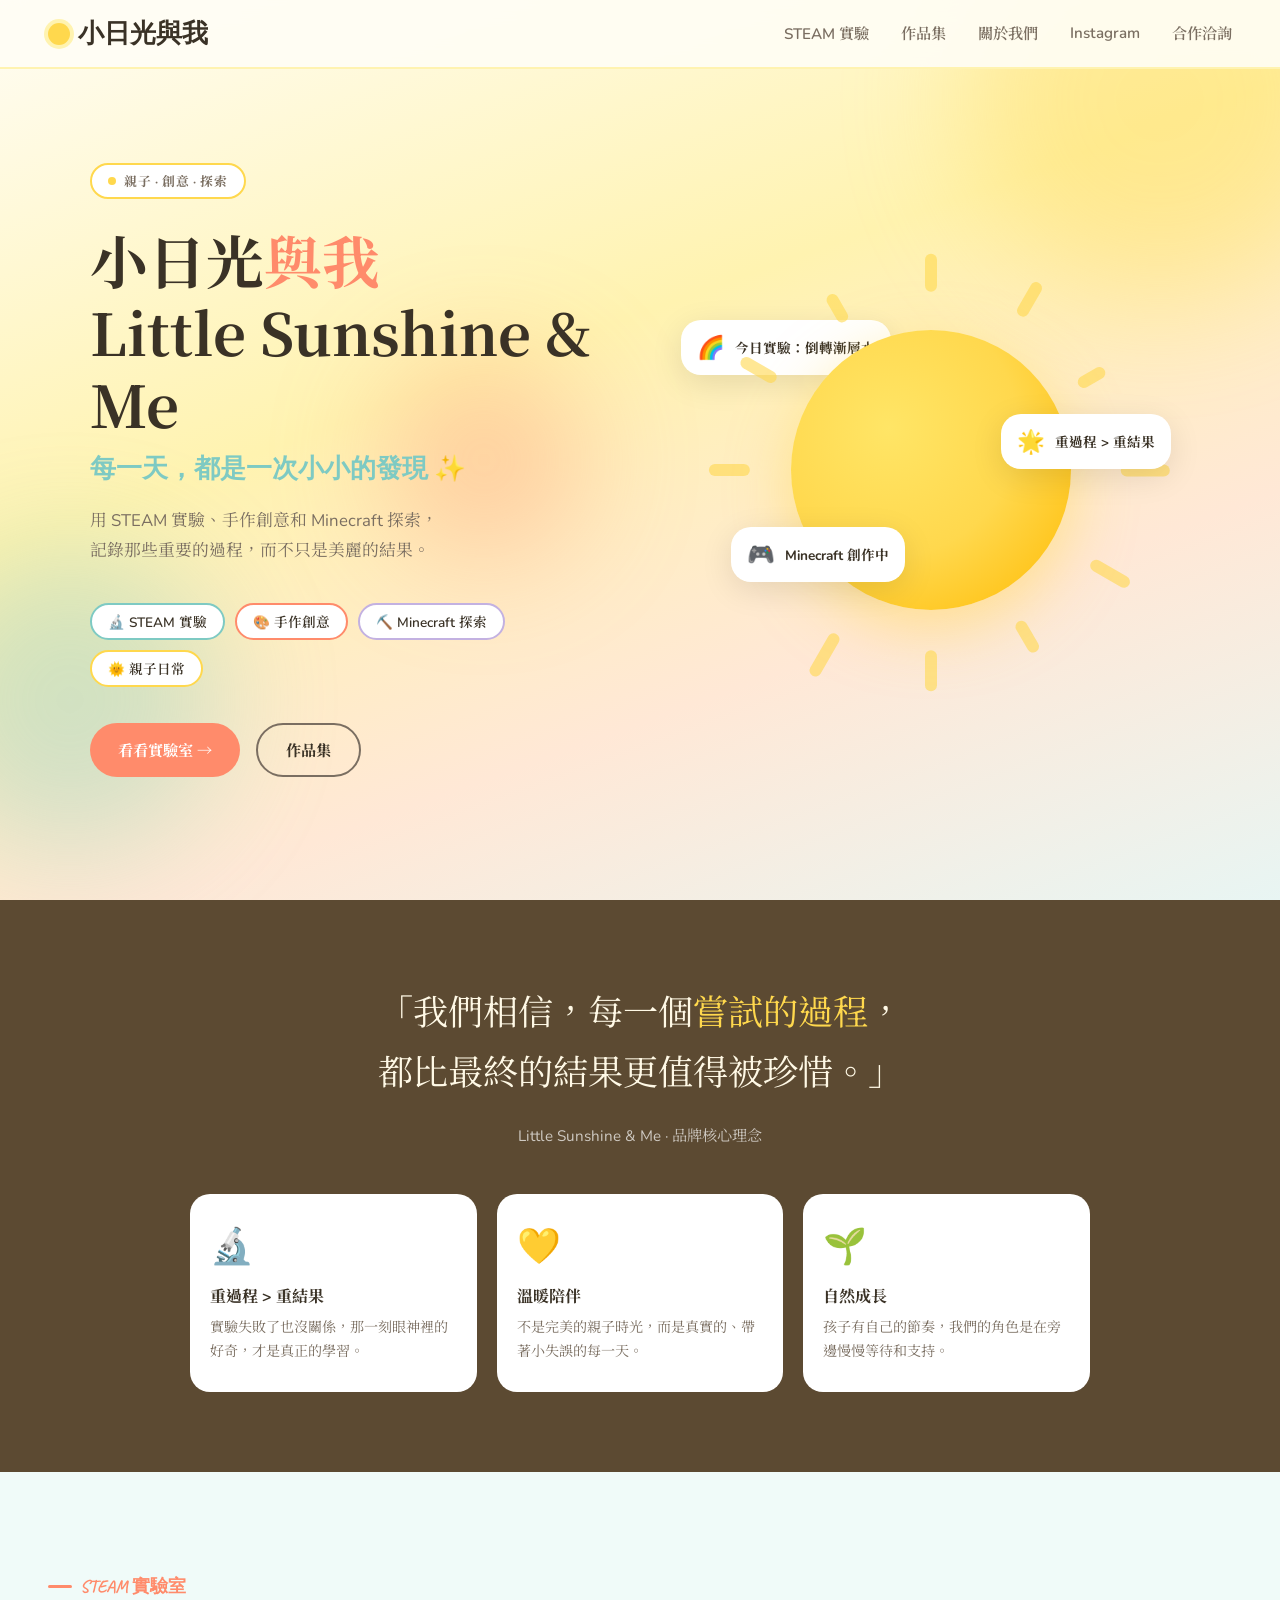
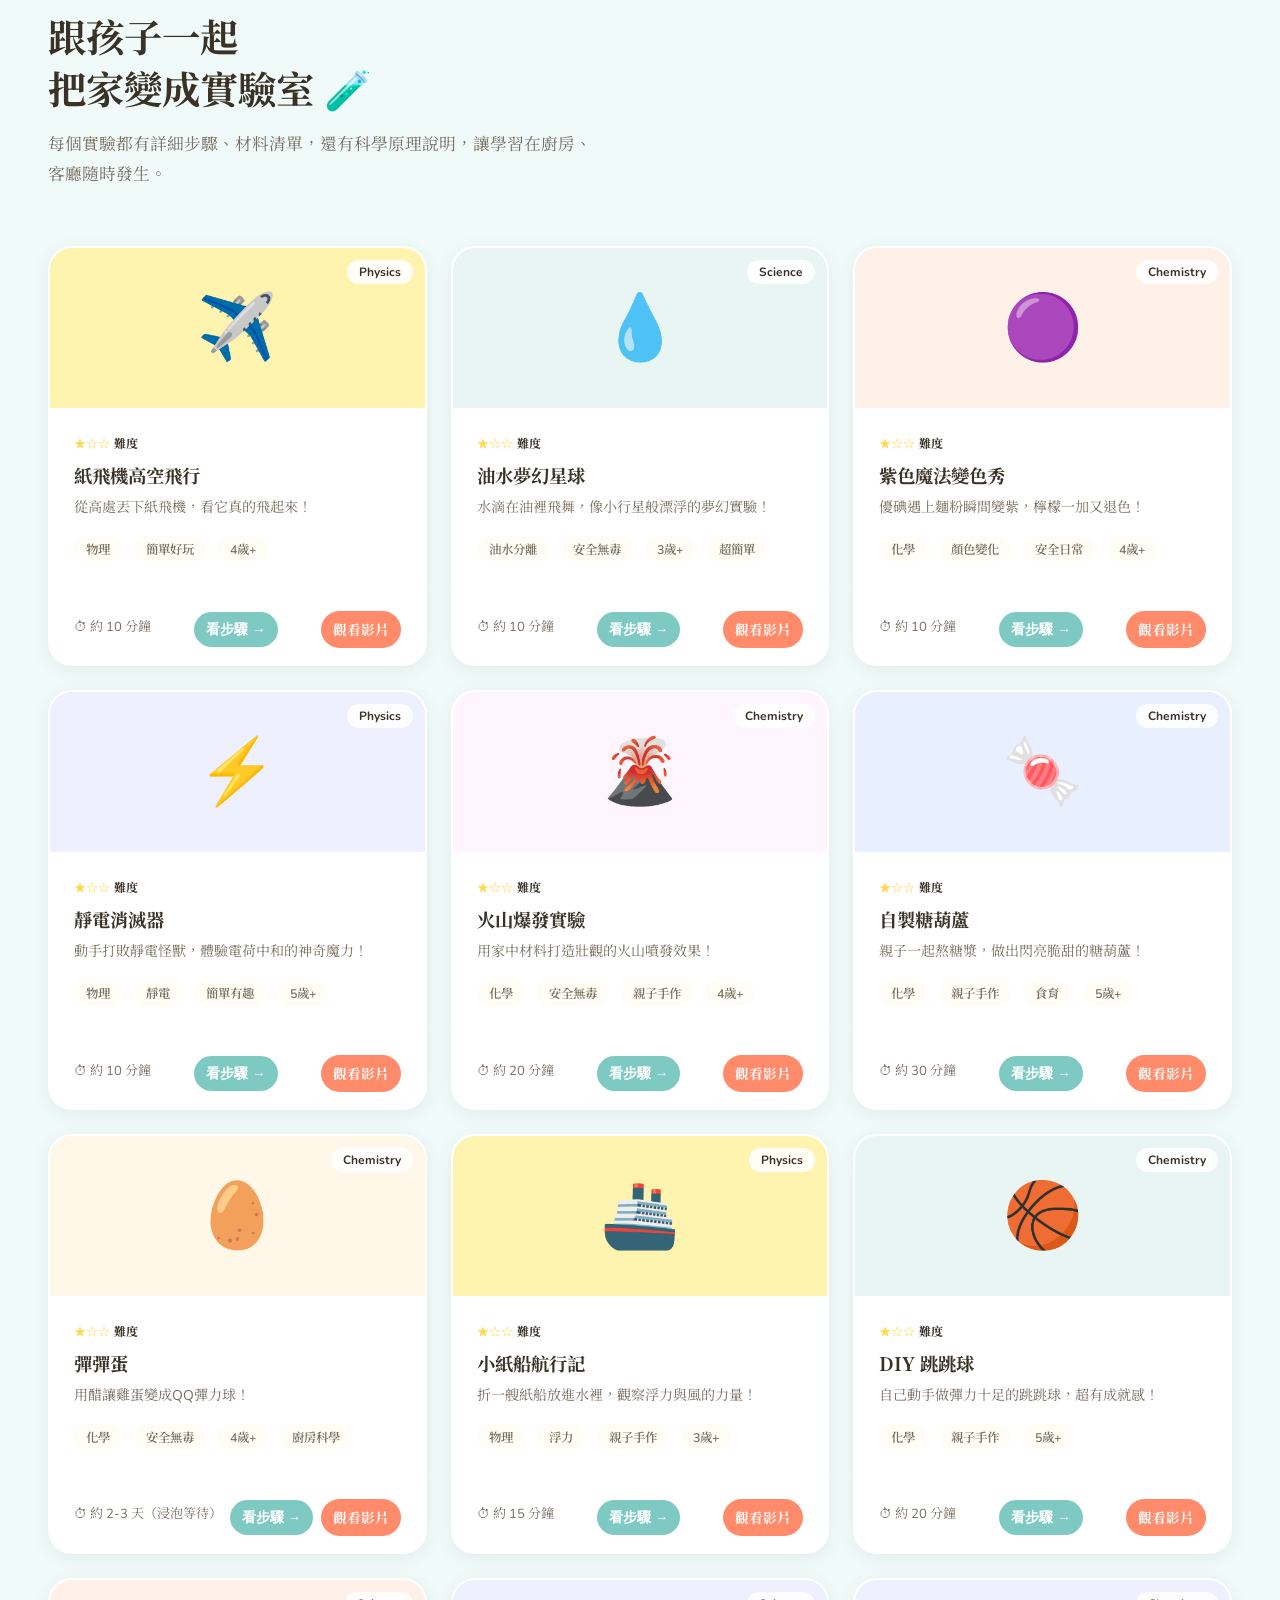
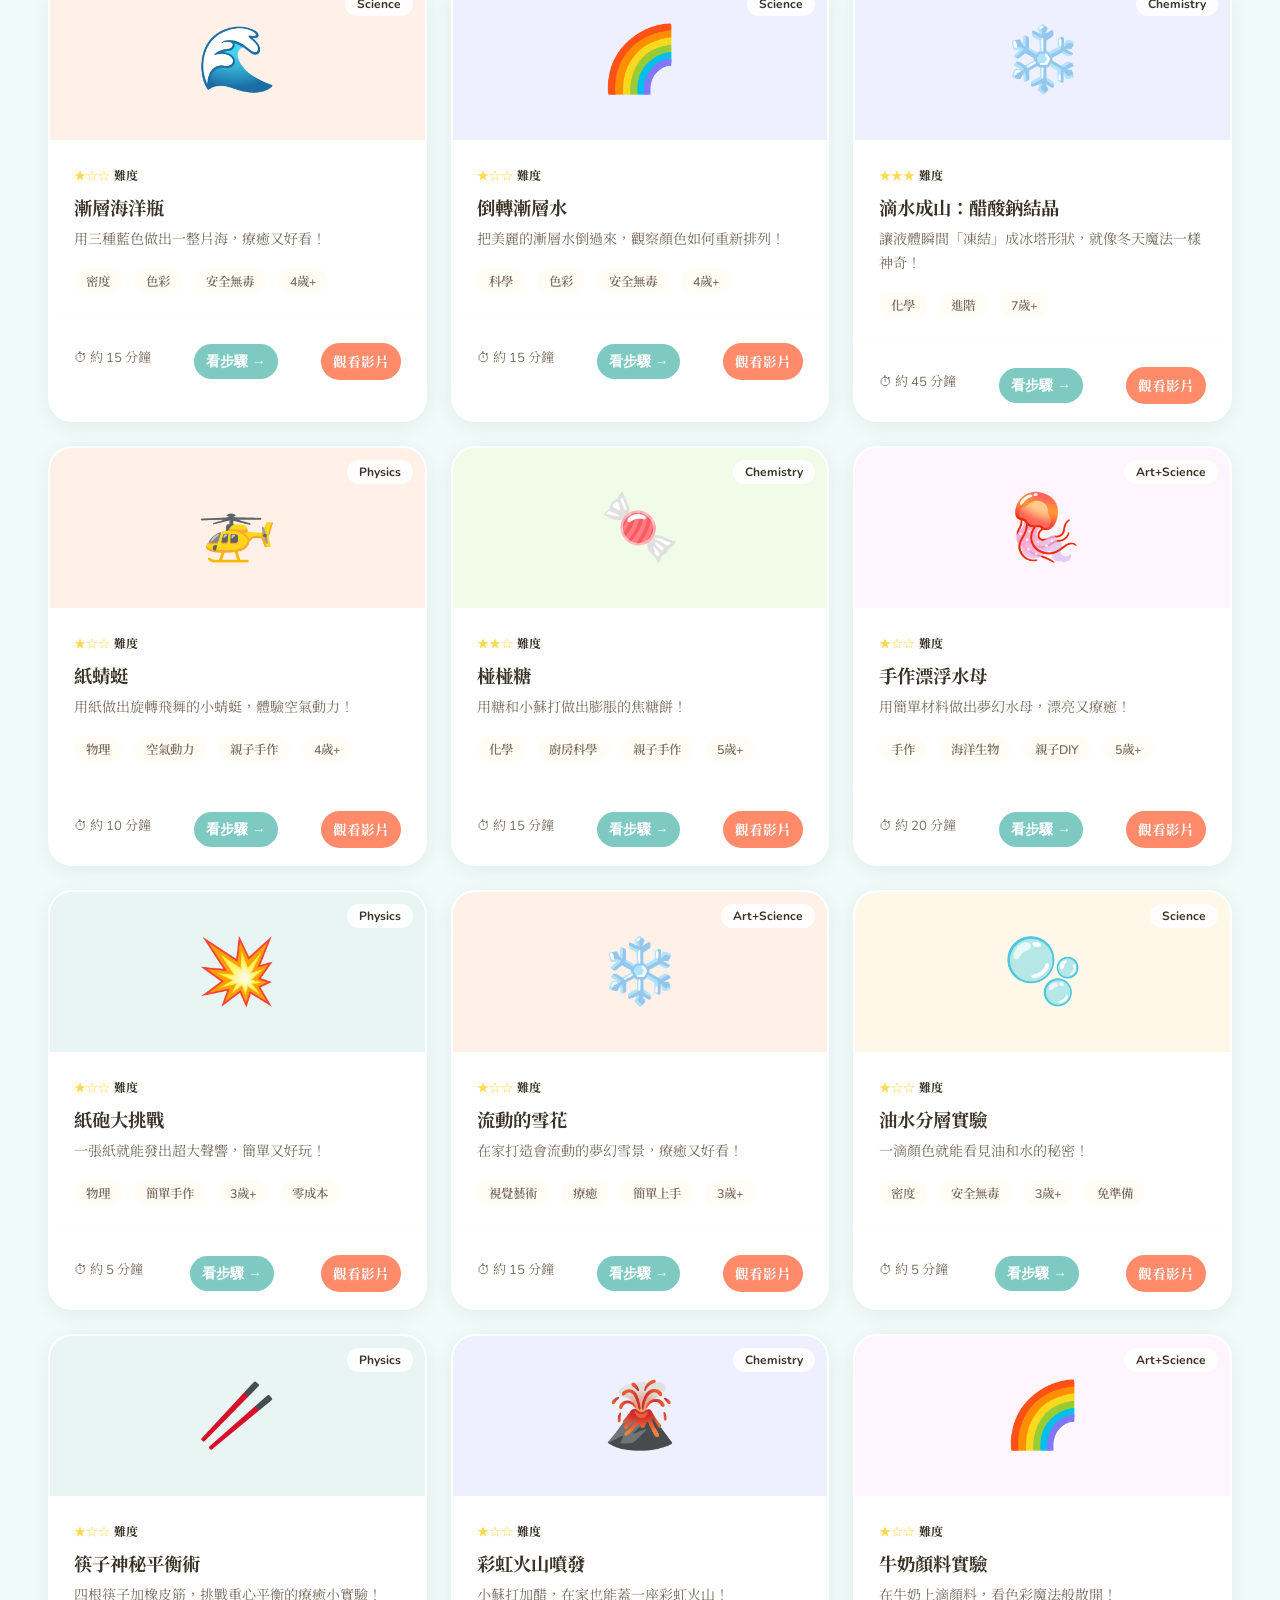
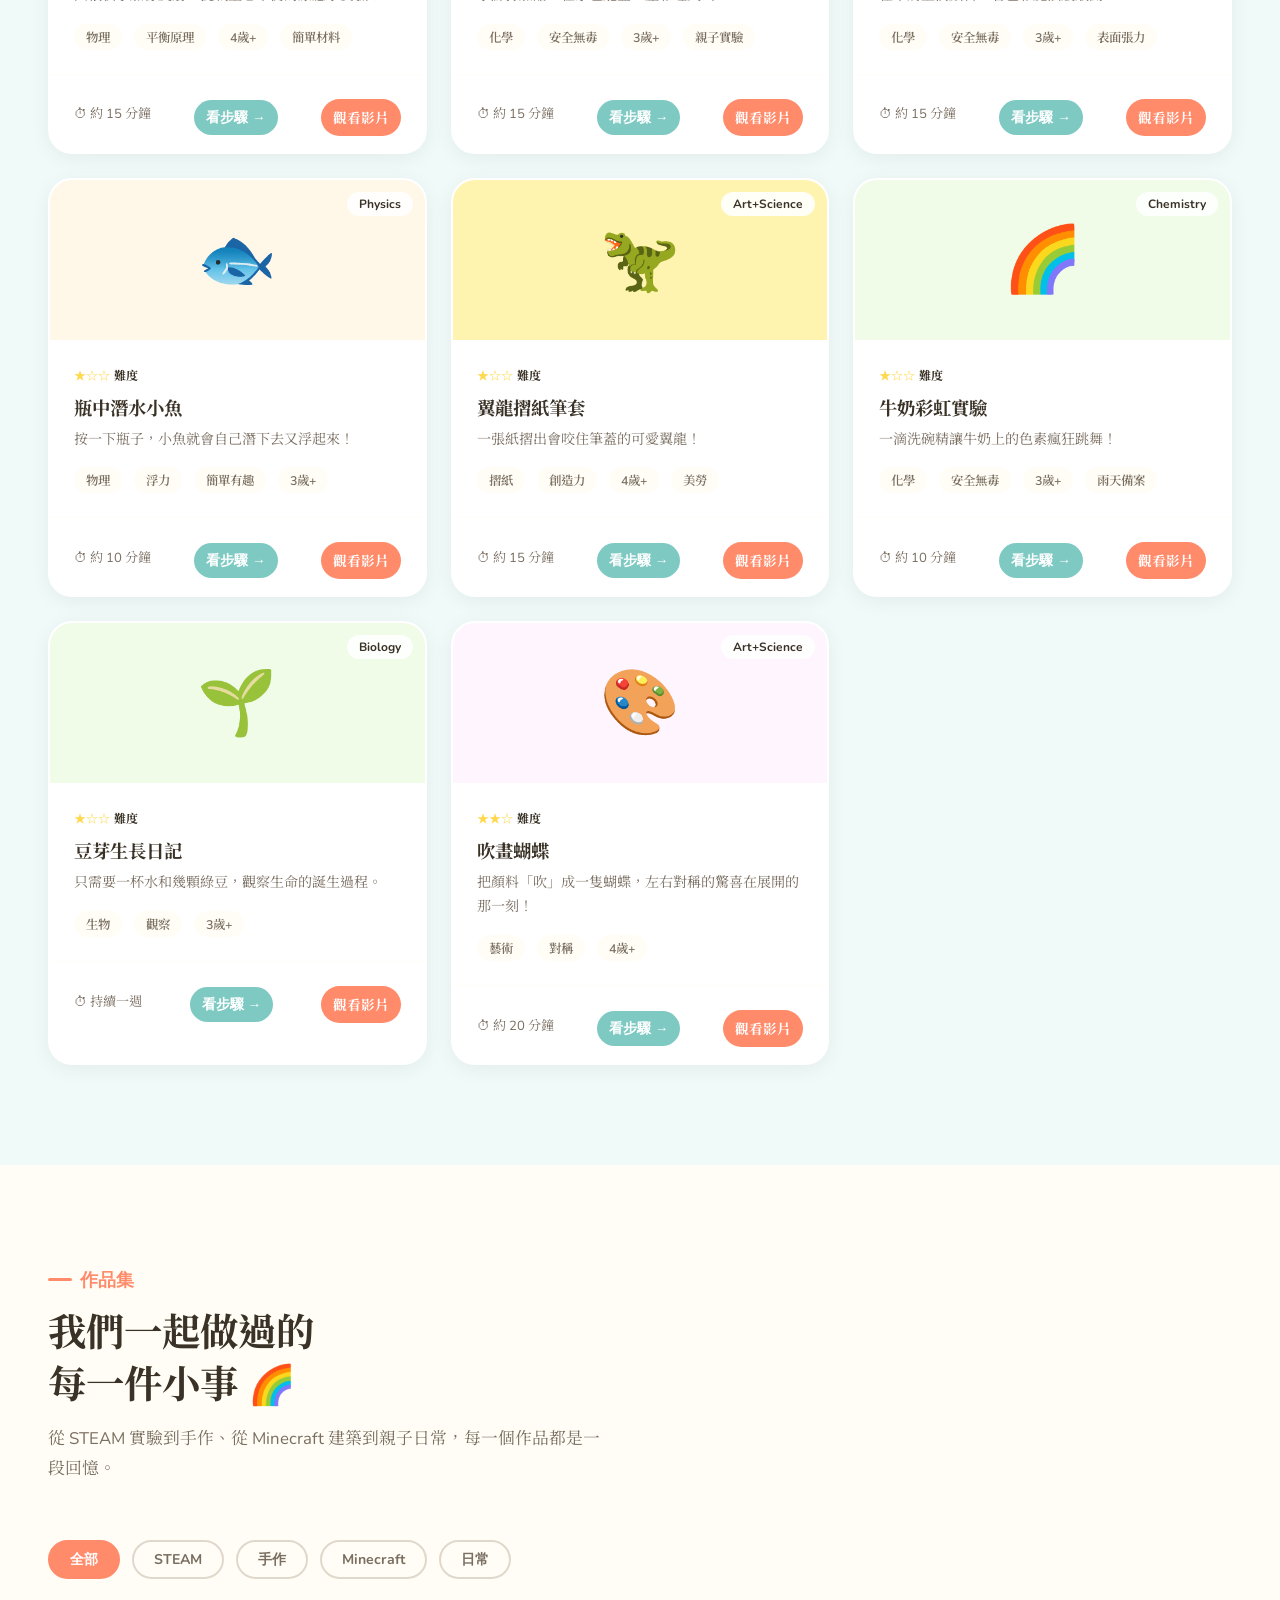
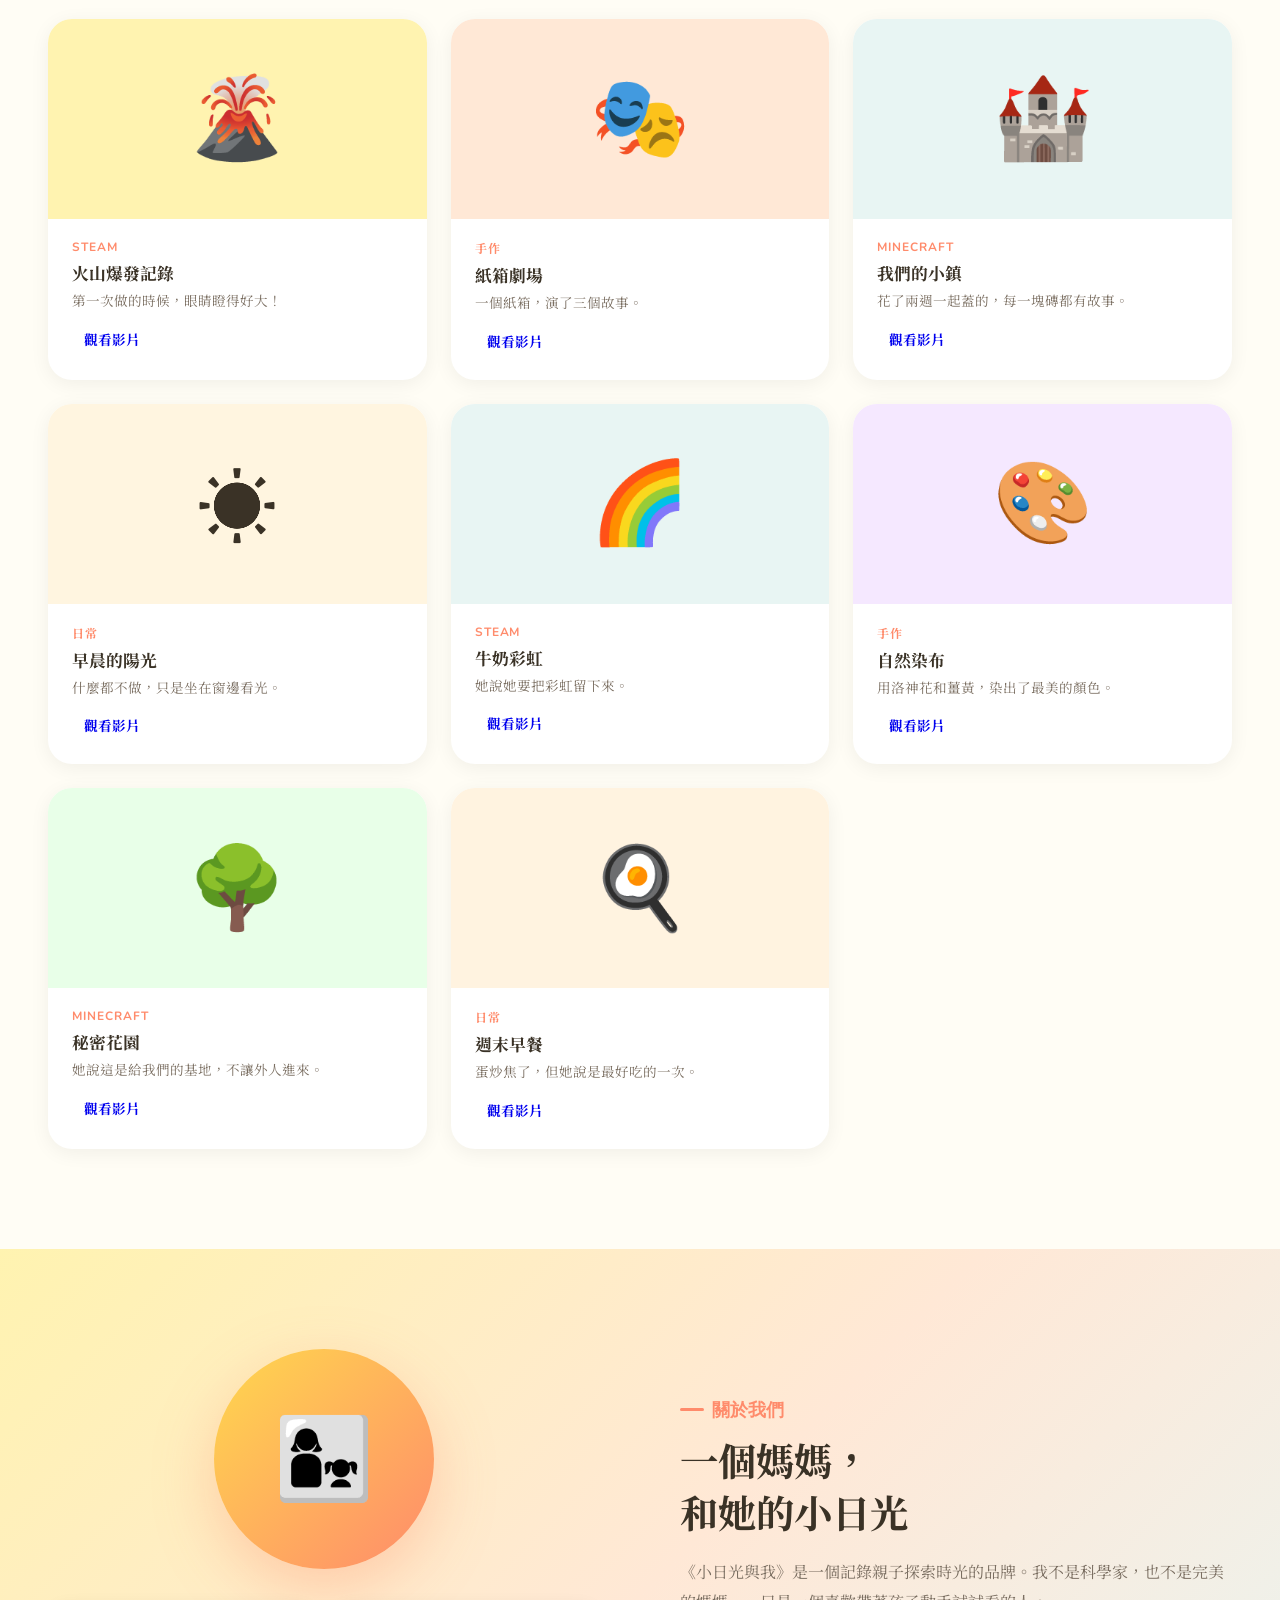
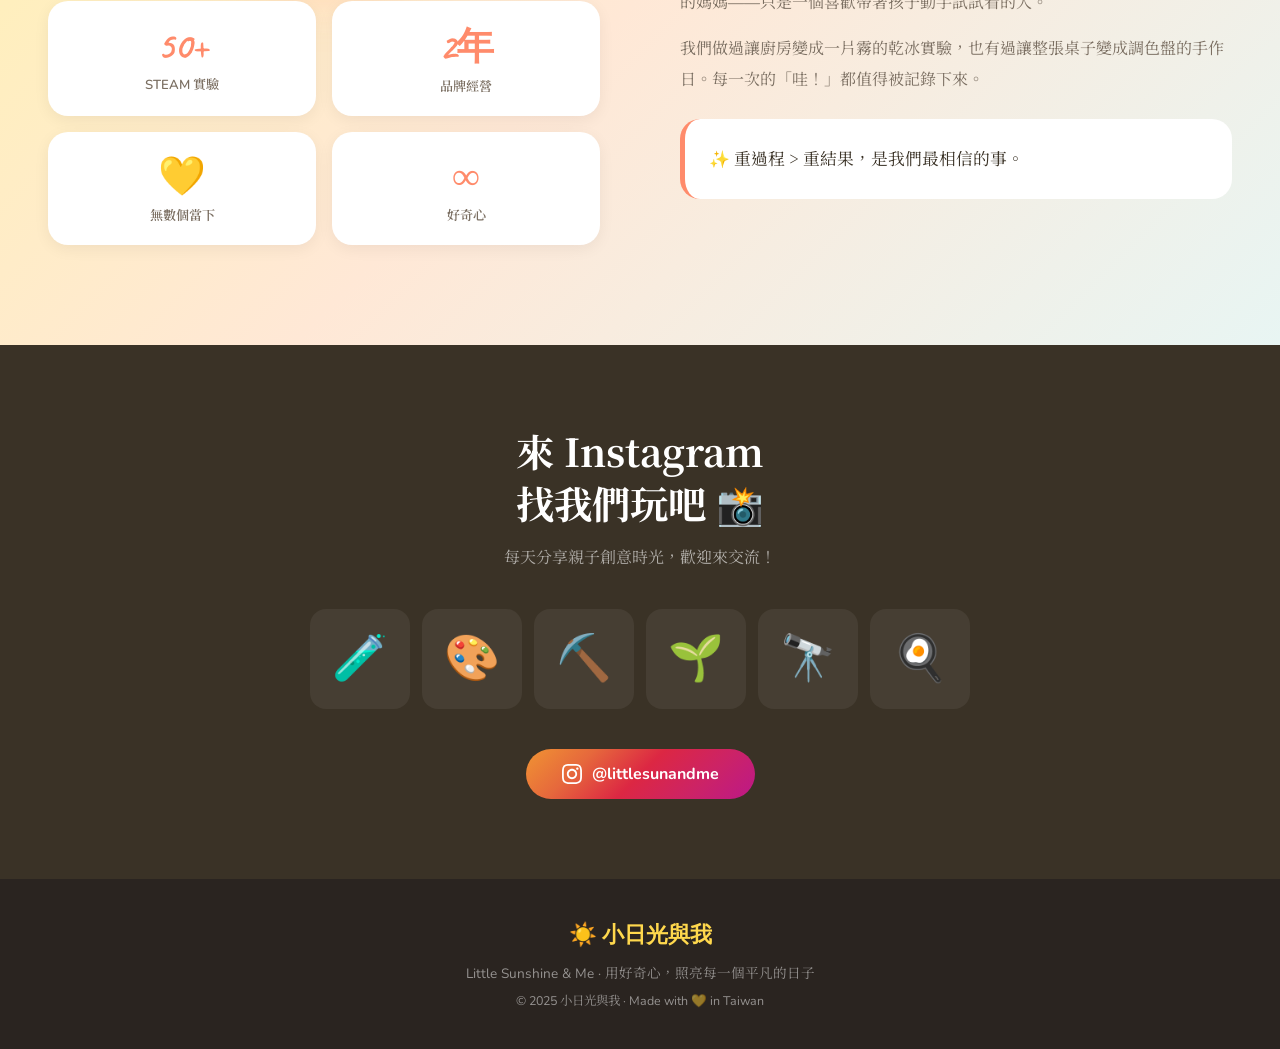
<file: index.html>
<!DOCTYPE html>

<html lang="zh-TW">
<head>
<meta charset="UTF-8">
<meta name="viewport" content="width=device-width, initial-scale=1.0">
<title>小日光與我 Little Sunshine & Me</title>
<meta name="description" content="親子STEAM實驗、手作創意與Minecraft探索，和孩子一起把家變成實驗室。記錄重要的過程，而不只是美麗的結果。">
<meta name="keywords" content="親子實驗, STEAM教育, 親子手作, 科學實驗, 小日光與我, 親子活動, 兒童科學, 親子Minecraft">
<meta name="author" content="小日光與我 Little Sunshine & Me">
<meta name="robots" content="index, follow">
<link rel="canonical" href="https://meill.github.io/littlesunandme_website/">

<!-- Open Graph -->
<meta property="og:site_name" content="小日光與我 Little Sunshine & Me">
<meta property="og:title" content="小日光與我 Little Sunshine & Me">
<meta property="og:description" content="親子STEAM實驗、手作創意與Minecraft探索，和孩子一起把家變成實驗室。">
<meta property="og:type" content="website">
<meta property="og:url" content="https://meill.github.io/littlesunandme_website/">
<meta property="og:image" content="https://meill.github.io/littlesunandme_website/cover.jpg">
<meta property="og:locale" content="zh_TW">

<!-- Twitter Card -->
<meta name="twitter:card" content="summary_large_image">
<meta name="twitter:title" content="小日光與我 Little Sunshine & Me">
<meta name="twitter:description" content="親子STEAM實驗、手作創意與Minecraft探索，和孩子一起把家變成實驗室。">
<meta name="twitter:image" content="https://meill.github.io/littlesunandme_website/cover.jpg">

<!-- JSON-LD 結構化資料 -->
<script type="application/ld+json">
{
  "@context": "https://schema.org",
  "@type": "Blog",
  "name": "小日光與我 Little Sunshine & Me",
  "description": "親子STEAM實驗、手作創意與Minecraft探索，和孩子一起把家變成實驗室。",
  "url": "https://meill.github.io/littlesunandme_website/",
  "image": "https://meill.github.io/littlesunandme_website/cover.jpg",
  "inLanguage": "zh-TW",
  "author": {
    "@type": "Person",
    "name": "小日光與我"
  }
}
</script>
<link rel="preconnect" href="https://fonts.googleapis.com">
<link rel="preconnect" href="https://fonts.gstatic.com" crossorigin>
<link href="https://fonts.googleapis.com/css2?family=Noto+Serif+TC:wght@400;600;700&family=Nunito:wght@400;600;700;800&family=Caveat:wght@500;700&display=swap" rel="stylesheet">
<style>
  :root {
    --sun: #FFD84D;
    --sun-light: #FFF3B0;
    --coral: #FF8B6B;
    --mint: #7ECAC3;
    --sky: #A8D8EA;
    --lavender: #C3B1E1;
    --leaf: #90C67C;
    --cream: #FFFDF5;
    --text: #3A3226;
    --text-light: #7A6E61;
    --white: #FFFFFF;
  }

/* FIX */
* { margin: 0; padding: 0; box-sizing: border-box; }

html { scroll-behavior: smooth; }

body {
  font-family: 'Nunito', 'Noto Serif TC', sans-serif;
  background: var(--cream);
  color: var(--text);
  overflow-x: hidden;
}

/* ── NAV ── */
nav {
position: fixed; top: 0; left: 0; right: 0; z-index: 100;
display: flex; align-items: center; justify-content: space-between;
padding: 16px 48px;
background: rgba(255,253,245,0.92);
backdrop-filter: blur(12px);
-webkit-backdrop-filter: blur(12px);
border-bottom: 2px solid var(--sun-light);
}
.nav-logo {
font-family: 'Caveat', cursive;
font-size: 1.6rem; font-weight: 700;
color: var(--text);
text-decoration: none;
display: flex; align-items: center; gap: 8px;
}
.nav-logo .sun-dot {
width: 22px; height: 22px; border-radius: 50%;
background: var(--sun);
box-shadow: 0 0 0 4px var(--sun-light);
flex-shrink: 0;
animation: pulse-sun 3s ease-in-out infinite;
}
@keyframes pulse-sun {
0%,100%{ box-shadow: 0 0 0 4px var(--sun-light); }
50%{ box-shadow: 0 0 0 8px rgba(255,216,77,0.2); }
}
.nav-links { display: flex; gap: 32px; list-style: none; }
.nav-links a {
text-decoration: none; color: var(--text-light);
font-weight: 600; font-size: 0.95rem;
position: relative; padding-bottom: 2px;
transition: color 0.2s;
}
.nav-links a::after {
content: ''; position: absolute; bottom: 0; left: 0;
width: 0; height: 2px; background: var(--coral);
transition: width 0.3s;
}
.nav-links a:hover { color: var(--coral); }
.nav-links a:hover::after { width: 100%; }

/* ── HERO ── */
.hero {
min-height: 100vh;
display: flex; align-items: center; justify-content: center;
padding: 120px 48px 80px;
position: relative; overflow: hidden;
background: linear-gradient(160deg, #FFFDF5 0%, #FFF3B0 40%, #FFE8D6 70%, #E8F5F3 100%);
}
.hero-blobs {
position: absolute; inset: 0; pointer-events: none; overflow: hidden;
}
.blob {
position: absolute; border-radius: 50%;
opacity: 0.35; filter: blur(60px);
animation: float-blob 8s ease-in-out infinite;
}
.blob-1 { width: 400px; height: 400px; background: var(--sun); top: -100px; right: -80px; animation-delay: 0s; }
.blob-2 { width: 300px; height: 300px; background: var(--mint); bottom: 50px; left: -80px; animation-delay: 3s; }
.blob-3 { width: 200px; height: 200px; background: var(--coral); top: 40%; left: 30%; animation-delay: 5s; }
@keyframes float-blob {
0%,100% { transform: translate(0,0) scale(1); }
50% { transform: translate(20px,-30px) scale(1.05); }
}

.hero-inner {
max-width: 1100px; width: 100%;
display: grid; grid-template-columns: 1fr 1fr; gap: 64px;
align-items: center; position: relative; z-index: 1;
}
.hero-text { animation: fade-up 0.8s ease both; }
@keyframes fade-up {
from { opacity: 0; transform: translateY(30px); }
to { opacity: 1; transform: translateY(0); }
}
.hero-badge {
display: inline-flex; align-items: center; gap: 8px;
background: var(--white); border: 2px solid var(--sun);
border-radius: 100px; padding: 6px 16px;
font-size: 0.8rem; font-weight: 700; color: var(--text-light);
margin-bottom: 24px; letter-spacing: 0.05em;
}
.hero-badge .dot { width: 8px; height: 8px; border-radius: 50%; background: var(--sun); }
.hero-title {
font-family: 'Noto Serif TC', serif;
font-size: clamp(2.4rem, 5vw, 3.6rem);
font-weight: 700; line-height: 1.25;
color: var(--text); margin-bottom: 12px;
}
.hero-title .accent { color: var(--coral); }
.hero-subtitle {
font-family: 'Caveat', cursive;
font-size: 1.6rem; color: var(--mint);
margin-bottom: 20px; font-weight: 700;
}
.hero-desc {
font-size: 1.05rem; color: var(--text-light);
line-height: 1.8; margin-bottom: 36px;
}
.hero-tags { display: flex; flex-wrap: wrap; gap: 10px; margin-bottom: 36px; }
.tag {
background: var(--white); border-radius: 100px;
padding: 6px 16px; font-size: 0.85rem; font-weight: 600;
color: var(--text); border: 2px solid transparent;
transition: all 0.2s;
}
.tag:hover { transform: translateY(-2px); }
.tag.steam { border-color: var(--mint); }
.tag.craft { border-color: var(--coral); }
.tag.play { border-color: var(--lavender); }
.tag.moment { border-color: var(--sun); }
.hero-cta { display: flex; gap: 16px; flex-wrap: wrap; }
.btn {
display: inline-flex; align-items: center; gap: 8px;
padding: 14px 28px; border-radius: 100px;
font-size: 0.95rem; font-weight: 700; text-decoration: none;
transition: all 0.25s; cursor: pointer; border: none;
}
.btn-primary { background: var(--coral); color: var(--white); }
.btn-primary:hover { background: #e8704f; transform: translateY(-2px); box-shadow: 0 8px 24px rgba(255,139,107,0.4); }
.btn-outline { background: transparent; color: var(--text); border: 2px solid var(--text-light); }
.btn-outline:hover { border-color: var(--coral); color: var(--coral); transform: translateY(-2px); }

/* hero illustration */
.hero-visual { animation: fade-up 0.8s 0.2s ease both; }
.sun-illustration {
width: 100%; max-width: 420px; margin: 0 auto;
position: relative;
}
.sun-circle {
width: 280px; height: 280px; border-radius: 50%;
background: radial-gradient(circle at 35% 35%, #FFE566, #FFD84D, #FFBA00);
margin: 40px auto; position: relative;
box-shadow: 0 20px 60px rgba(255,216,77,0.5);
animation: rotate-sun 20s linear infinite;
-webkit-animation: rotate-sun 20s linear infinite;
will-change: transform;
}
.sun-ray {
position: absolute; background: var(--sun);
border-radius: 100px; transform-origin: 50% 100%;
bottom: 50%; left: 50%; margin-left: -6px;
width: 12px; opacity: 0.6;
}
.floating-card {
position: absolute; background: var(--white);
border-radius: 20px; padding: 12px 16px;
box-shadow: 0 8px 32px rgba(0,0,0,0.1);
display: flex; align-items: center; gap: 10px;
font-size: 0.85rem; font-weight: 700; color: var(--text);
animation: float-card 4s ease-in-out infinite;
-webkit-animation: float-card 4s ease-in-out infinite;
white-space: nowrap;
}
.floating-card .icon { font-size: 1.4rem; }
.card-1 { top: -10px; left: -40px; animation-delay: 0s; }
.card-2 { top: 30%; right: -30px; animation-delay: 1.5s; }
.card-3 { bottom: 10%; left: 10px; animation-delay: 3s; }
@keyframes float-card {
0%,100% { transform: translateY(0); }
50% { transform: translateY(-10px); }
}
@-webkit-keyframes float-card {
0%,100% { transform: translateY(0); }
50% { transform: translateY(-10px); }
}
@keyframes rotate-sun {
from { transform: rotate(0deg); }
to { transform: rotate(360deg); }
}
@-webkit-keyframes rotate-sun {
from { -webkit-transform: rotate(0deg); }
to { -webkit-transform: rotate(360deg); }
}

/* ── SECTION COMMON ── */
section { padding: 100px 48px; }
.section-label {
display: inline-flex; align-items: center; gap: 8px;
font-family: 'Caveat', cursive; font-size: 1.1rem; font-weight: 700;
color: var(--coral); margin-bottom: 12px;
}
.section-label::before { content: ''; display: block; width: 24px; height: 3px; background: var(--coral); border-radius: 2px; }
h2 {
font-family: 'Noto Serif TC', serif;
font-size: clamp(1.8rem, 3.5vw, 2.4rem);
font-weight: 700; line-height: 1.35; margin-bottom: 16px;
}
.section-desc { color: var(--text-light); font-size: 1.05rem; line-height: 1.8; max-width: 560px; margin-bottom: 56px; }
.max-w { max-width: 1200px; margin: 0 auto; }

/* ── PHILOSOPHY ── */
.philosophy {
background-color: #5C4A32;
color: var(--white); text-align: center;
padding: 80px 48px;
}
.philosophy-quote {
font-family: 'Noto Serif TC', serif;
font-size: clamp(1.4rem, 4vw, 2.2rem);
line-height: 1.7; max-width: 700px; margin: 0 auto 24px;
color: #FFF9E6;
}
.philosophy-quote .highlight { color: var(--sun); }
.philosophy-sub { color: rgba(255,255,255,0.7); font-size: 0.95rem; }
.phil-cards {
display: grid; grid-template-columns: repeat(3,1fr); gap: 20px;
max-width: 900px; margin: 48px auto 0;
}
.phil-card {
background: #ffffff;
border: none;
border-radius: 20px; padding: 28px 20px;
text-align: left; transition: all 0.3s;
}
.phil-card:hover { background: #fff9e6; transform: translateY(-4px); }
.phil-icon { font-size: 2.2rem; margin-bottom: 14px; }
.phil-card h3 { font-size: 1rem; font-weight: 700; color: #3A3226; margin-bottom: 8px; }
.phil-card p { font-size: 0.88rem; color: #7A6E61; line-height: 1.7; }

/* ── STEAM EXPERIMENTS ── */
.experiments-section { background: #F0FBF9; }
.experiments-grid {
display: grid; grid-template-columns: repeat(auto-fill, minmax(300px, 1fr));
gap: 24px;
}
.exp-card {
background: var(--white); border-radius: 24px;
overflow: hidden; box-shadow: 0 4px 20px rgba(0,0,0,0.06);
transition: all 0.35s; cursor: pointer;
border: 2px solid transparent;
}
.exp-card:hover { transform: translateY(-6px); box-shadow: 0 16px 40px rgba(0,0,0,0.12); border-color: var(--mint); }
.exp-header {
height: 160px; display: flex; align-items: center; justify-content: center;
font-size: 4rem; position: relative; overflow: hidden;
}
.exp-badge {
position: absolute; top: 12px; right: 12px;
background: rgba(255,255,255,0.9); border-radius: 100px;
padding: 4px 12px; font-size: 0.75rem; font-weight: 700;
}
.exp-body { padding: 24px; }
.exp-level {
display: inline-flex; align-items: center; gap: 4px;
font-size: 0.75rem; font-weight: 700; margin-bottom: 10px;
}
.star { color: var(--sun); }
.exp-title { font-family: 'Noto Serif TC', serif; font-size: 1.15rem; font-weight: 700; margin-bottom: 8px; }
.exp-desc { font-size: 0.88rem; color: var(--text-light); line-height: 1.7; margin-bottom: 16px; }
.exp-meta { display: flex; gap: 12px; flex-wrap: wrap; }
.exp-tag {
background: var(--cream); border-radius: 100px;
padding: 4px 12px; font-size: 0.78rem; font-weight: 600; color: var(--text-light);
}
.exp-footer {
padding: 16px 24px;
border-top: 1px solid var(--cream);
display: flex; justify-content: space-between; align-items: center;
}
.exp-time { font-size: 0.82rem; color: var(--text-light); display: flex; align-items: center; gap: 6px; }
.exp-btn {
background: var(--mint); color: var(--white);
border: none; border-radius: 100px; padding: 8px 20px;
font-size: 0.85rem; font-weight: 700; cursor: pointer;
transition: all 0.2s; font-family: 'Nunito', sans-serif;
}
.exp-btn:hover { background: #5db8b0; transform: scale(1.04); }

/* modal */
.modal-overlay {
position: fixed; inset: 0; z-index: 200;
background: rgba(20,16,12,0.92);
display: flex; align-items: center; justify-content: center;
padding: 24px; opacity: 0; pointer-events: none; transition: opacity 0.3s;
-webkit-transform: translate3d(0,0,0);
transform: translate3d(0,0,0);
}
.modal-overlay.active { opacity: 1; pointer-events: all; }
.modal {
background: #ffffff; border-radius: 32px;
max-width: 560px; width: 100%; max-height: 85vh; overflow-y: auto;
transform: scale(0.9); transition: transform 0.3s;
box-shadow: 0 32px 80px rgba(0,0,0,0.35);
}
.modal-overlay.active .modal { transform: scale(1); }
.modal-header { height: 200px; display: flex; align-items: center; justify-content: center; font-size: 6rem; border-radius: 32px 32px 0 0; }
.modal-body { padding: 32px; }
.modal-body h3 { font-family: 'Noto Serif TC', serif; font-size: 1.5rem; font-weight: 700; margin-bottom: 16px; }
.modal-section { margin-bottom: 20px; background: #F8F6F2; border-radius: 16px; padding: 16px 20px; }
.modal-section h4 { font-size: 0.85rem; font-weight: 700; color: var(--coral); margin-bottom: 10px; letter-spacing: 0.05em; }
.modal-section ul { list-style: none; }
.modal-section ul li { font-size: 0.92rem; color: var(--text); line-height: 1.9; padding-left: 20px; position: relative; }
.modal-section ul li::before { content: '✦'; position: absolute; left: 0; color: var(--sun); font-size: 0.7rem; top: 5px; }
.modal-note {
background: var(--sun-light); border-radius: 16px; padding: 16px 20px;
font-size: 0.88rem; color: var(--text); line-height: 1.7;
border-left: 4px solid var(--sun);
}
.modal-close {
display: block; width: 100%; margin-top: 24px;
background: var(--text); color: var(--white);
border: none; border-radius: 100px; padding: 14px;
font-size: 0.95rem; font-weight: 700; cursor: pointer;
font-family: 'Nunito', sans-serif; transition: background 0.2s;
}
.modal-close:hover { background: var(--coral); }

/* ── PORTFOLIO ── */
.portfolio-section { background: var(--cream); }
.portfolio-filter { display: flex; gap: 12px; flex-wrap: wrap; margin-bottom: 40px; }
.filter-btn {
padding: 8px 20px; border-radius: 100px; border: 2px solid #E0D8CC;
background: transparent; font-size: 0.88rem; font-weight: 700;
color: var(--text-light); cursor: pointer; transition: all 0.2s;
font-family: 'Nunito', sans-serif;
}
.filter-btn.active, .filter-btn:hover { background: var(--coral); color: var(--white); border-color: var(--coral); }
.portfolio-grid {
display: grid; grid-template-columns: repeat(auto-fill, minmax(280px, 1fr));
gap: 24px;
}
.portfolio-item {
border-radius: 24px; overflow: hidden;
background: var(--white); box-shadow: 0 4px 20px rgba(0,0,0,0.06);
transition: all 0.35s; position: relative;
}
.portfolio-item:hover { transform: translateY(-6px); box-shadow: 0 16px 40px rgba(0,0,0,0.12); }
.portfolio-img {
height: 200px; display: flex; align-items: center; justify-content: center;
font-size: 5rem; position: relative;
}
.portfolio-overlay {
position: absolute; inset: 0;
background: rgba(0,0,0,0.5);
display: flex; align-items: center; justify-content: center;
opacity: 0; transition: opacity 0.3s;
}
.portfolio-item:hover .portfolio-overlay { opacity: 1; }
.overlay-link {
background: var(--white); color: var(--text);
border-radius: 100px; padding: 10px 24px;
font-size: 0.88rem; font-weight: 700; text-decoration: none;
}
.portfolio-info { padding: 20px 24px; }
.portfolio-cat {
font-size: 0.75rem; font-weight: 700; letter-spacing: 0.08em;
text-transform: uppercase; margin-bottom: 6px;
}
.portfolio-info h3 { font-family: 'Noto Serif TC', serif; font-size: 1.05rem; font-weight: 700; margin-bottom: 6px; }
.portfolio-info p { font-size: 0.85rem; color: var(--text-light); line-height: 1.6; }

/* ── ABOUT ── */
.about-section {
background: linear-gradient(135deg, #FFF3B0 0%, #FFE8D6 50%, #E8F5F3 100%);
}
.about-inner {
display: grid; grid-template-columns: 1fr 1fr; gap: 80px; align-items: center;
}
.about-avatar {
width: 220px; height: 220px; border-radius: 50%;
background: linear-gradient(135deg, var(--sun), var(--coral));
display: flex; align-items: center; justify-content: center;
font-size: 5rem; margin: 0 auto 32px;
box-shadow: 0 20px 60px rgba(255,139,107,0.35);
animation: float-card 5s ease-in-out infinite;
}
.about-stats {
display: grid; grid-template-columns: 1fr 1fr; gap: 16px; margin-top: 32px;
}
.stat-card {
background: var(--white); border-radius: 20px; padding: 20px;
text-align: center; box-shadow: 0 4px 16px rgba(0,0,0,0.06);
}
.stat-num { font-family: 'Caveat', cursive; font-size: 2.4rem; font-weight: 700; color: var(--coral); }
.stat-label { font-size: 0.82rem; color: var(--text-light); font-weight: 600; margin-top: 4px; }
.about-text h2 { margin-bottom: 20px; }
.about-text p { color: var(--text-light); line-height: 1.9; margin-bottom: 16px; }
.about-philosophy {
background: var(--white); border-radius: 20px; padding: 24px;
border-left: 5px solid var(--coral); margin-top: 24px;
}
.about-philosophy p { margin: 0; font-family: 'Noto Serif TC', serif; font-size: 1.05rem; color: var(--text); }

/* ── IG CTA ── */
.ig-section {
background: var(--text); color: var(--white); text-align: center;
padding: 80px 48px;
}
.ig-section h2 { color: var(--white); margin-bottom: 16px; }
.ig-section p { color: rgba(255,255,255,0.6); margin-bottom: 40px; }
.ig-grid { display: flex; gap: 12px; justify-content: center; flex-wrap: wrap; margin-bottom: 40px; }
.ig-thumb {
width: 100px; height: 100px; border-radius: 16px;
display: flex; align-items: center; justify-content: center;
font-size: 2.8rem; background: rgba(255,255,255,0.06);
transition: all 0.2s;
}
.ig-thumb:hover { transform: scale(1.08); background: rgba(255,255,255,0.12); }
.ig-btn {
display: inline-flex; align-items: center; gap: 10px;
background: linear-gradient(135deg, #f09433, #e6683c, #dc2743, #cc2366, #bc1888);
color: var(--white); border-radius: 100px; padding: 14px 36px;
font-size: 1rem; font-weight: 700; text-decoration: none;
transition: all 0.25s;
}
.ig-btn:hover { transform: translateY(-2px); box-shadow: 0 12px 32px rgba(220,39,67,0.4); }

/* ── FOOTER ── */
footer {
background: #2A2420; color: rgba(255,255,255,0.5);
text-align: center; padding: 40px 48px;
}
footer .footer-logo {
font-family: 'Caveat', cursive; font-size: 1.4rem; font-weight: 700;
color: var(--sun); margin-bottom: 12px;
}
footer p { font-size: 0.85rem; }

/* ── HAMBURGER ── */
.nav-toggle {
  display: none;
  flex-direction: column;
  justify-content: center;
  gap: 5px;
  background: none;
  border: none;
  cursor: pointer;
  padding: 4px;
  z-index: 101;
}
.nav-toggle span {
  display: block;
  width: 24px;
  height: 2px;
  background: var(--text);
  border-radius: 2px;
  transition: all 0.3s;
}
.nav-toggle.open span:nth-child(1) { transform: translateY(7px) rotate(45deg); }
.nav-toggle.open span:nth-child(2) { opacity: 0; }
.nav-toggle.open span:nth-child(3) { transform: translateY(-7px) rotate(-45deg); }

/* ── responsive ── */
@media(max-width: 768px) {
nav { padding: 16px 24px; }
.nav-toggle { display: flex; }
.nav-links {
  display: none;
  position: fixed; top: 64px; left: 0; right: 0;
  flex-direction: column; gap: 0;
  background: rgba(255,253,245,0.98);
  border-bottom: 2px solid var(--sun-light);
  padding: 12px 0;
  box-shadow: 0 8px 24px rgba(0,0,0,0.08);
}
.nav-links.open { display: flex; }
.nav-links li { width: 100%; }
.nav-links a { display: block; padding: 14px 24px; font-size: 1rem; }
section { padding: 64px 20px; }
.hero { padding: 100px 20px 60px; }
.hero-inner { grid-template-columns: 1fr; gap: 40px; }
.hero-visual { order: -1; }
.philosophy { padding: 60px 20px; background-color: #5C4A32; }
.phil-cards { grid-template-columns: 1fr; gap: 16px; margin-top: 32px; }
.phil-card { padding: 20px 16px; }
.about-inner { grid-template-columns: 1fr; gap: 40px; }
.portfolio-grid { grid-template-columns: 1fr 1fr; }
.ig-thumb { width: 70px; height: 70px; font-size: 2rem; }
.modal { border-radius: 24px; }
.modal-header { height: 140px; font-size: 4rem; }
.modal-body { padding: 20px; }
}

/* scroll animation */
.reveal { opacity: 0; transform: translateY(24px); transition: opacity 0.7s, transform 0.7s; }
.reveal.visible { opacity: 1; transform: none; }

/* ig video */
.exp-btn, .exp-video-btn, .portfolio-video-btn {
  display: inline-flex;
  align-items: center;
  padding: 8px 12px; /* 這裡的 padding 設置為相同 */
  margin-top: 8px;
  border-radius: 20px;
  text-decoration: none;
  font-size: 0.85rem; /* 統一字體大小 */
  font-weight: 700; /* 統一字體粗細 */
  transition: background 0.3s; 
}

.exp-btn {
  background: var(--mint); /* 看步驟按鈕的背景 */
  color: var(--white);
}

.exp-btn:hover {
  background: #5db8b0; /* 看步驟按鈕 hover 效果 */
}

.exp-video-btn {
  background: var(--coral); /* 觀看影片按鈕的背景 */
  color: var(--white);
}

.exp-video-btn:hover {
  background: #e8704f; /* 觀看影片按鈕 hover 效果 */
}


</style>

</head>
<body>

<!-- NAV -->

<nav>
  <a href="#" class="nav-logo">
    <span class="sun-dot"></span>
    小日光與我
  </a>
  <button class="nav-toggle" aria-label="開啟選單" aria-expanded="false">
    <span></span><span></span><span></span>
  </button>
  <ul class="nav-links">
    <li><a href="#experiments">STEAM 實驗</a></li>
    <li><a href="#portfolio">作品集</a></li>
    <li><a href="#about">關於我們</a></li>
    <li><a href="#instagram">Instagram</a></li>
    <li><a href="collab.html">合作洽詢</a></li>
  </ul>
</nav>

<!-- HERO -->

<section class="hero">
  <div class="hero-blobs">
    <div class="blob blob-1"></div>
    <div class="blob blob-2"></div>
    <div class="blob blob-3"></div>
  </div>
  <div class="hero-inner">
    <div class="hero-text">
      <div class="hero-badge"><span class="dot"></span> 親子 · 創意 · 探索</div>
      <h1 class="hero-title">小日光<span class="accent">與我</span><br>Little Sunshine & Me</h1>
      <p class="hero-subtitle">每一天，都是一次小小的發現 ✨</p>
      <p class="hero-desc">用 STEAM 實驗、手作創意和 Minecraft 探索，<br>記錄那些重要的過程，而不只是美麗的結果。</p>
      <div class="hero-tags">
        <span class="tag steam">🔬 STEAM 實驗</span>
        <span class="tag craft">🎨 手作創意</span>
        <span class="tag play">⛏️ Minecraft 探索</span>
        <span class="tag moment">🌞 親子日常</span>
      </div>
      <div class="hero-cta">
        <a href="#experiments" class="btn btn-primary">看看實驗室 →</a>
        <a href="#portfolio" class="btn btn-outline">作品集</a>
      </div>
    </div>
    <div class="hero-visual">
      <div class="sun-illustration">
        <div class="floating-card card-1" id="todayExp"><span class="icon">🔬</span> 今日實驗：載入中...</div>
        <div class="sun-circle" id="sunCircle"></div>
        <div class="floating-card card-2"><span class="icon">🌟</span> 重過程 > 重結果</div>
        <div class="floating-card card-3"><span class="icon">🎮</span> Minecraft 創作中</div>
      </div>
    </div>
  </div>
</section>

<!-- PHILOSOPHY -->

<section class="philosophy">
  <div class="max-w">
    <div class="philosophy-quote">
      「我們相信，每一個<span class="highlight">嘗試的過程</span>，<br>都比最終的結果更值得被珍惜。」
    </div>
    <p class="philosophy-sub">Little Sunshine & Me · 品牌核心理念</p>
    <div class="phil-cards">
      <div class="phil-card">
        <div class="phil-icon">🔬</div>
        <h3>重過程 > 重結果</h3>
        <p>實驗失敗了也沒關係，那一刻眼神裡的好奇，才是真正的學習。</p>
      </div>
      <div class="phil-card">
        <div class="phil-icon">💛</div>
        <h3>溫暖陪伴</h3>
        <p>不是完美的親子時光，而是真實的、帶著小失誤的每一天。</p>
      </div>
      <div class="phil-card">
        <div class="phil-icon">🌱</div>
        <h3>自然成長</h3>
        <p>孩子有自己的節奏，我們的角色是在旁邊慢慢等待和支持。</p>
      </div>
    </div>
  </div>
</section>

<!-- STEAM EXPERIMENTS -->
<section class="experiments-section" id="experiments">
  <div class="max-w">
    <div class="section-label reveal">STEAM 實驗室</div>
    <h2 class="reveal">跟孩子一起<br>把家變成實驗室 🧪</h2>
    <p class="section-desc reveal">每個實驗都有詳細步驟、材料清單，還有科學原理說明，讓學習在廚房、客廳隨時發生。</p>
    <div class="experiments-grid" id="expGrid"></div>
  </div>
</section>

<!-- PORTFOLIO -->
<section class="portfolio-section" id="portfolio">
  <div class="max-w">
    <div class="section-label reveal">作品集</div>
    <h2 class="reveal">我們一起做過的<br>每一件小事 🌈</h2>
    <p class="section-desc reveal">從 STEAM 實驗到手作、從 Minecraft 建築到親子日常，每一個作品都是一段回憶。</p>
    <div class="portfolio-filter reveal">
      <button class="filter-btn active" onclick="filterPortfolio('all', this)">全部</button>
      <button class="filter-btn" onclick="filterPortfolio('steam', this)">STEAM</button>
      <button class="filter-btn" onclick="filterPortfolio('craft', this)">手作</button>
      <button class="filter-btn" onclick="filterPortfolio('minecraft', this)">Minecraft</button>
      <button class="filter-btn" onclick="filterPortfolio('moment', this)">日常</button>
    </div>
    <div class="portfolio-grid" id="portfolioGrid"></div>
  </div>
</section>

<!-- ABOUT -->

<section class="about-section" id="about">
  <div class="max-w about-inner">
    <div class="reveal" style="text-align:center">
      <div class="about-avatar">👩‍👧</div>
      <div class="about-stats">
        <div class="stat-card"><div class="stat-num">50+</div><div class="stat-label">STEAM 實驗</div></div>
        <div class="stat-card"><div class="stat-num">2年</div><div class="stat-label">品牌經營</div></div>
        <div class="stat-card"><div class="stat-num">💛</div><div class="stat-label">無數個當下</div></div>
        <div class="stat-card"><div class="stat-num">∞</div><div class="stat-label">好奇心</div></div>
      </div>
    </div>
    <div class="about-text reveal">
      <div class="section-label">關於我們</div>
      <h2>一個媽媽，<br>和她的小日光</h2>
      <p>《小日光與我》是一個記錄親子探索時光的品牌。我不是科學家，也不是完美的媽媽——只是一個喜歡帶著孩子動手試試看的人。</p>
      <p>我們做過讓廚房變成一片霧的乾冰實驗，也有過讓整張桌子變成調色盤的手作日。每一次的「哇！」都值得被記錄下來。</p>
      <div class="about-philosophy">
        <p>✨ 重過程 > 重結果，是我們最相信的事。</p>
      </div>
    </div>
  </div>
</section>

<!-- INSTAGRAM CTA -->

<section class="ig-section" id="instagram">
  <div class="max-w">
    <h2>來 Instagram<br>找我們玩吧 📸</h2>
    <p>每天分享親子創意時光，歡迎來交流！</p>
    <div class="ig-grid">
      <div class="ig-thumb">🧪</div>
      <div class="ig-thumb">🎨</div>
      <div class="ig-thumb">⛏️</div>
      <div class="ig-thumb">🌱</div>
      <div class="ig-thumb">🔭</div>
      <div class="ig-thumb">🍳</div>
    </div>
    <a href="https://www.instagram.com/littlesunandme/" target="_blank" rel="noopener noreferrer" class="ig-btn">
      <svg width="20" height="20" viewBox="0 0 24 24" fill="currentColor"><path d="M12 2.163c3.204 0 3.584.012 4.85.07 3.252.148 4.771 1.691 4.919 4.919.058 1.265.069 1.645.069 4.849 0 3.205-.012 3.584-.069 4.849-.149 3.225-1.664 4.771-4.919 4.919-1.266.058-1.644.07-4.85.07-3.204 0-3.584-.012-4.849-.07-3.26-.149-4.771-1.699-4.919-4.92-.058-1.265-.07-1.644-.07-4.849 0-3.204.013-3.583.07-4.849.149-3.227 1.664-4.771 4.919-4.919 1.266-.057 1.645-.069 4.849-.069zm0-2.163c-3.259 0-3.667.014-4.947.072-4.358.2-6.78 2.618-6.98 6.98-.059 1.281-.073 1.689-.073 4.948 0 3.259.014 3.668.072 4.948.2 4.358 2.618 6.78 6.98 6.98 1.281.058 1.689.072 4.948.072 3.259 0 3.668-.014 4.948-.072 4.354-.2 6.782-2.618 6.979-6.98.059-1.28.073-1.689.073-4.948 0-3.259-.014-3.667-.072-4.947-.196-4.354-2.617-6.78-6.979-6.98-1.281-.059-1.69-.073-4.949-.073zm0 5.838c-3.403 0-6.162 2.759-6.162 6.162s2.759 6.163 6.162 6.163 6.162-2.759 6.162-6.163c0-3.403-2.759-6.162-6.162-6.162zm0 10.162c-2.209 0-4-1.79-4-4 0-2.209 1.791-4 4-4s4 1.791 4 4c0 2.21-1.791 4-4 4zm6.406-11.845c-.796 0-1.441.645-1.441 1.44s.645 1.44 1.441 1.44c.795 0 1.439-.645 1.439-1.44s-.644-1.44-1.439-1.44z"/></svg>
      @littlesunandme
    </a>
  </div>
</section>

<!-- FOOTER -->

<footer>
  <div class="footer-logo">☀️ 小日光與我</div>
  <p>Little Sunshine & Me · 用好奇心，照亮每一個平凡的日子</p>
  <p style="margin-top:8px; font-size:0.78rem;">© 2025 小日光與我 · Made with 💛 in Taiwan</p>
</footer>

<!-- MODAL -->

<div class="modal-overlay" id="modalOverlay" onclick="closeModal(event)">
  <div class="modal" id="modalContent"></div>
</div>

<script>
// ── STATE ──
let experiments = [];
let portfolio = [];

// ── RENDER EXPERIMENTS ──
function renderExperiments() {
  const expGrid = document.getElementById('expGrid');
  expGrid.innerHTML = '';
  experiments.forEach((exp, i) => {
    const stars = '★'.repeat(exp.level) + '☆'.repeat(3 - exp.level);
    const card = document.createElement('div');
    card.className = 'exp-card reveal';
    card.innerHTML = `
      <div class="exp-header" style="background:${exp.bg}">
        ${exp.emoji}
        <span class="exp-badge">${exp.badge}</span>
      </div>
      <div class="exp-body">
        <div class="exp-level"><span class="star">${stars}</span> 難度</div>
        <h3 class="exp-title">${exp.title}</h3>
        <p class="exp-desc">${exp.desc}</p>
        <div class="exp-meta">${exp.tags.map(t=>`<span class="exp-tag">${t}</span>`).join('')}</div>
      </div>
      <div class="exp-footer">
        <span class="exp-time">⏱ ${exp.time}</span>
        <a href="experiments/?slug=${exp.slug}" class="exp-btn">看步驟 →</a>
        <a href="${exp.videoLink}" target="_blank" rel="noopener noreferrer" class="exp-video-btn">觀看影片</a>
      </div>`;
    expGrid.appendChild(card);
  });
  // re-observe new cards
  document.querySelectorAll('.reveal').forEach(el => observer.observe(el));
}

// ── RENDER PORTFOLIO ──
const portGrid = document.getElementById('portfolioGrid');
function renderPortfolio(filter) {
  portGrid.innerHTML = '';
  portfolio.filter(p => filter === 'all' || p.cat === filter).forEach(p => {
    const item = document.createElement('div');
    item.className = 'portfolio-item';
    item.setAttribute('data-cat', p.cat);
    item.innerHTML = `
      <div class="portfolio-img" style="background:${p.bg}">
        ${p.emoji}
        <div class="portfolio-overlay">
          <a href="${p.videoLink}" target="_blank" rel="noopener noreferrer" class="overlay-link">查看</a>
        </div>
      </div>
      <div class="portfolio-info">
        <div class="portfolio-cat" style="color:var(--coral)">${p.catLabel}</div>
        <h3>${p.title}</h3>
        <p>${p.desc}</p>
        <a href="${p.videoLink}" target="_blank" class="portfolio-video-btn">觀看影片</a>
      </div>`;
    portGrid.appendChild(item);
  });
}

function filterPortfolio(filter, btn) {
  document.querySelectorAll('.filter-btn').forEach(b => b.classList.remove('active'));
  btn.classList.add('active');
  renderPortfolio(filter);
}

// ── MODAL ──
function openModal(i) {
  const exp = experiments[i];
  const modal = document.getElementById('modalContent');
  modal.innerHTML = `
    <div class="modal-header" style="background:${exp.bg}">${exp.emoji}</div>
    <div class="modal-body">
      <h3>${exp.title}</h3>
      <div class="modal-section">
        <h4>🛒 材料清單</h4>
        <ul>${exp.materials.map(m=>`<li>${m}</li>`).join('')}</ul>
      </div>
      <div class="modal-section">
        <h4>📋 步驟</h4>
        <ul>${exp.steps.map(s=>`<li>${s}</li>`).join('')}</ul>
      </div>
      <div class="modal-note">${exp.note}</div>
      <button class="modal-close" onclick="closeModal()">關閉</button>
    </div>`;
  document.getElementById('modalOverlay').classList.add('active');
}
function closeModal(e) {
  if (!e || e.target === document.getElementById('modalOverlay')) {
    document.getElementById('modalOverlay').classList.remove('active');
  }
}

// ── SUN RAYS ──
const sun = document.getElementById('sunCircle');
for(let i=0;i<12;i++){
  const ray = document.createElement('div');
  ray.className = 'sun-ray';
  const angle = i * 30;
  const len = 30 + Math.random()*20;
  ray.style.cssText = `height:${len}px; transform: rotate(${angle}deg) translateY(-${140+len}px);`;
  sun.appendChild(ray);
}

// ── HAMBURGER MENU ──
const navToggle = document.querySelector('.nav-toggle');
const navLinks  = document.querySelector('.nav-links');
navToggle.addEventListener('click', () => {
  const open = navLinks.classList.toggle('open');
  navToggle.classList.toggle('open', open);
  navToggle.setAttribute('aria-expanded', open);
});
navLinks.querySelectorAll('a').forEach(a => {
  a.addEventListener('click', () => {
    navLinks.classList.remove('open');
    navToggle.classList.remove('open');
    navToggle.setAttribute('aria-expanded', false);
  });
});

// ── SCROLL REVEAL ──
const observer = new IntersectionObserver(entries => {
  entries.forEach(e => { if(e.isIntersecting) e.target.classList.add('visible'); });
}, { threshold: 0.15 });
document.querySelectorAll('.reveal').forEach(el => observer.observe(el));

// ── LOAD DATA FROM JSON ──
// 以 Promise.all 同時載入兩個 JSON，失敗時顯示錯誤提示
Promise.all([
  fetch('data/experiments.json').then(r => r.json()),
  fetch('data/portfolio.json').then(r => r.json())
])
.then(([expData, portData]) => {
  experiments = expData;
  portfolio = portData;
  renderExperiments();
  renderPortfolio('all');

  // 隨機挑一個實驗顯示在 Hero 浮動卡片
  const pick = expData[Math.floor(Math.random() * expData.length)];
  document.getElementById('todayExp').innerHTML =
    `<span class="icon">${pick.emoji}</span> 今日實驗：${pick.title}`;
})
.catch(err => {
  console.error('資料載入失敗：', err);
  document.getElementById('expGrid').innerHTML =
    '<p style="color:#999;grid-column:1/-1;text-align:center;padding:40px">⚠️ 實驗資料載入失敗，請確認 data/experiments.json 是否存在。</p>';
});
</script>

</body>
</html>
</file>
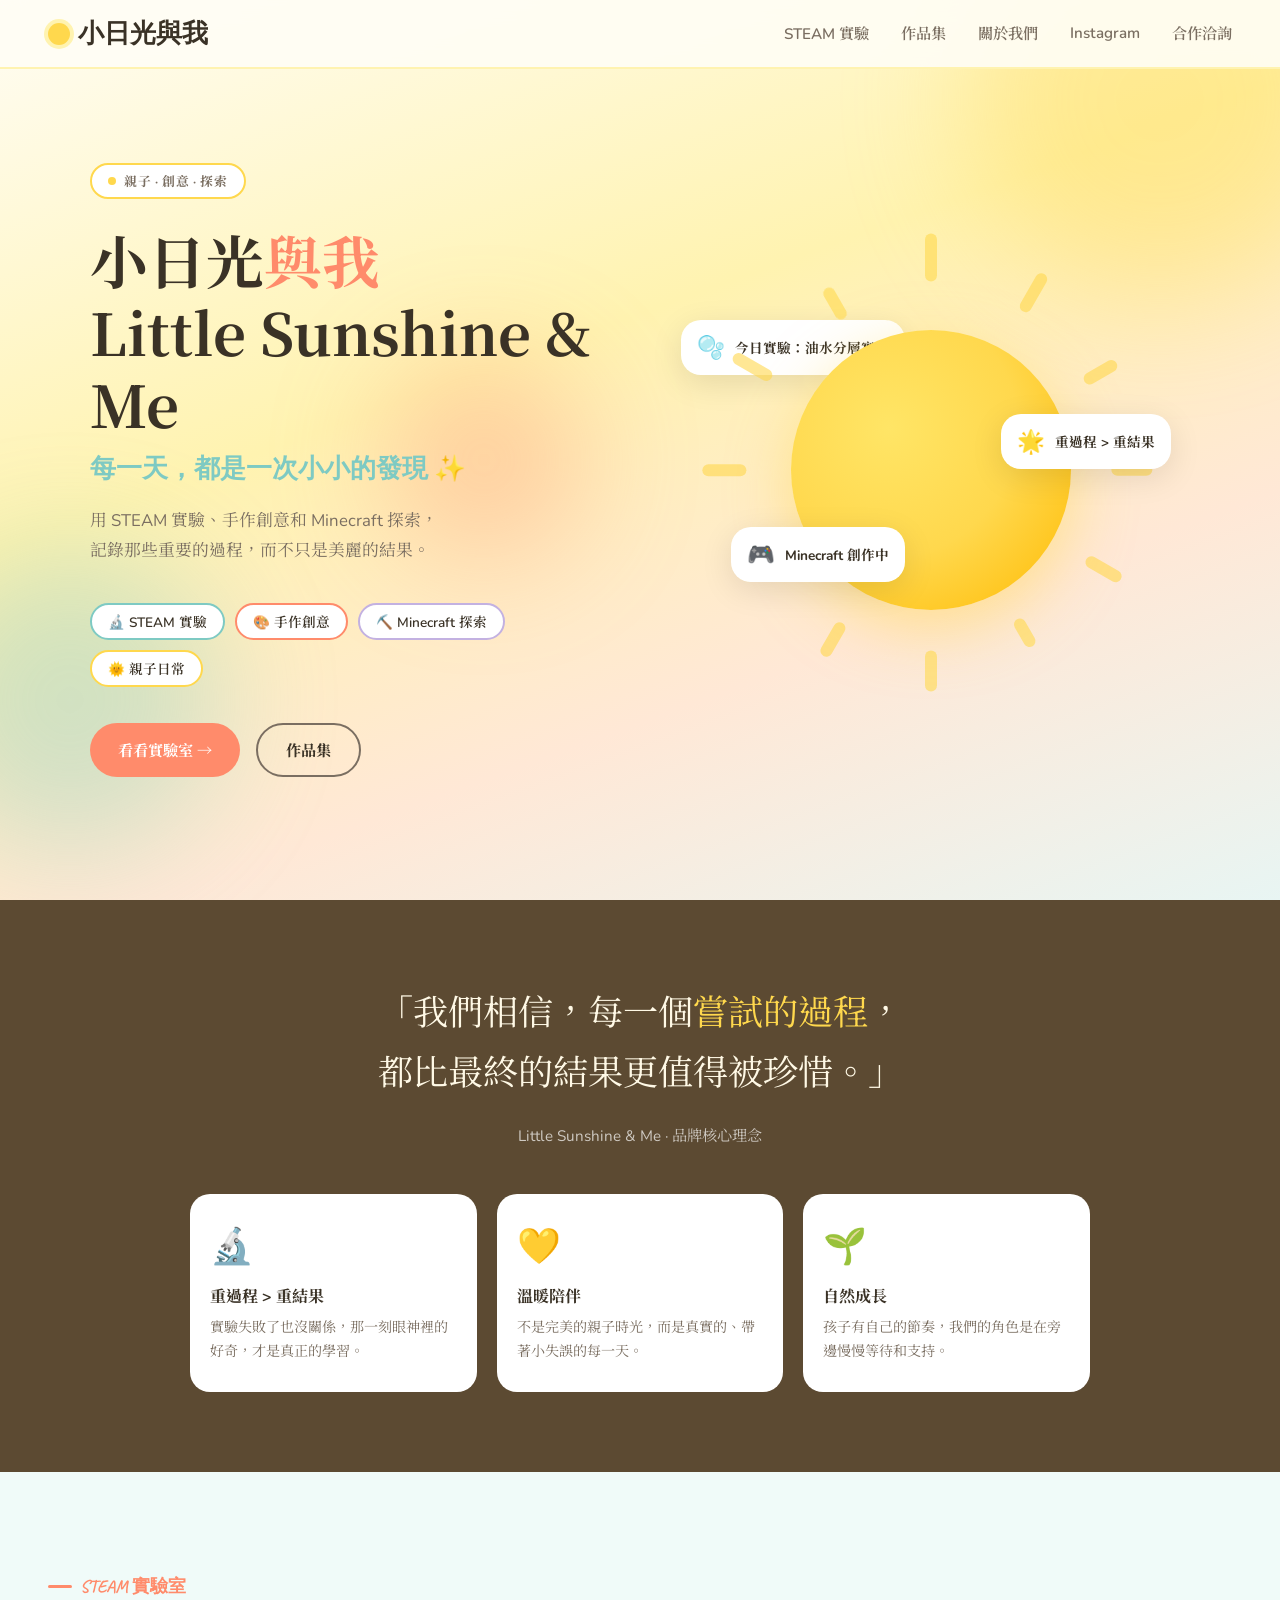
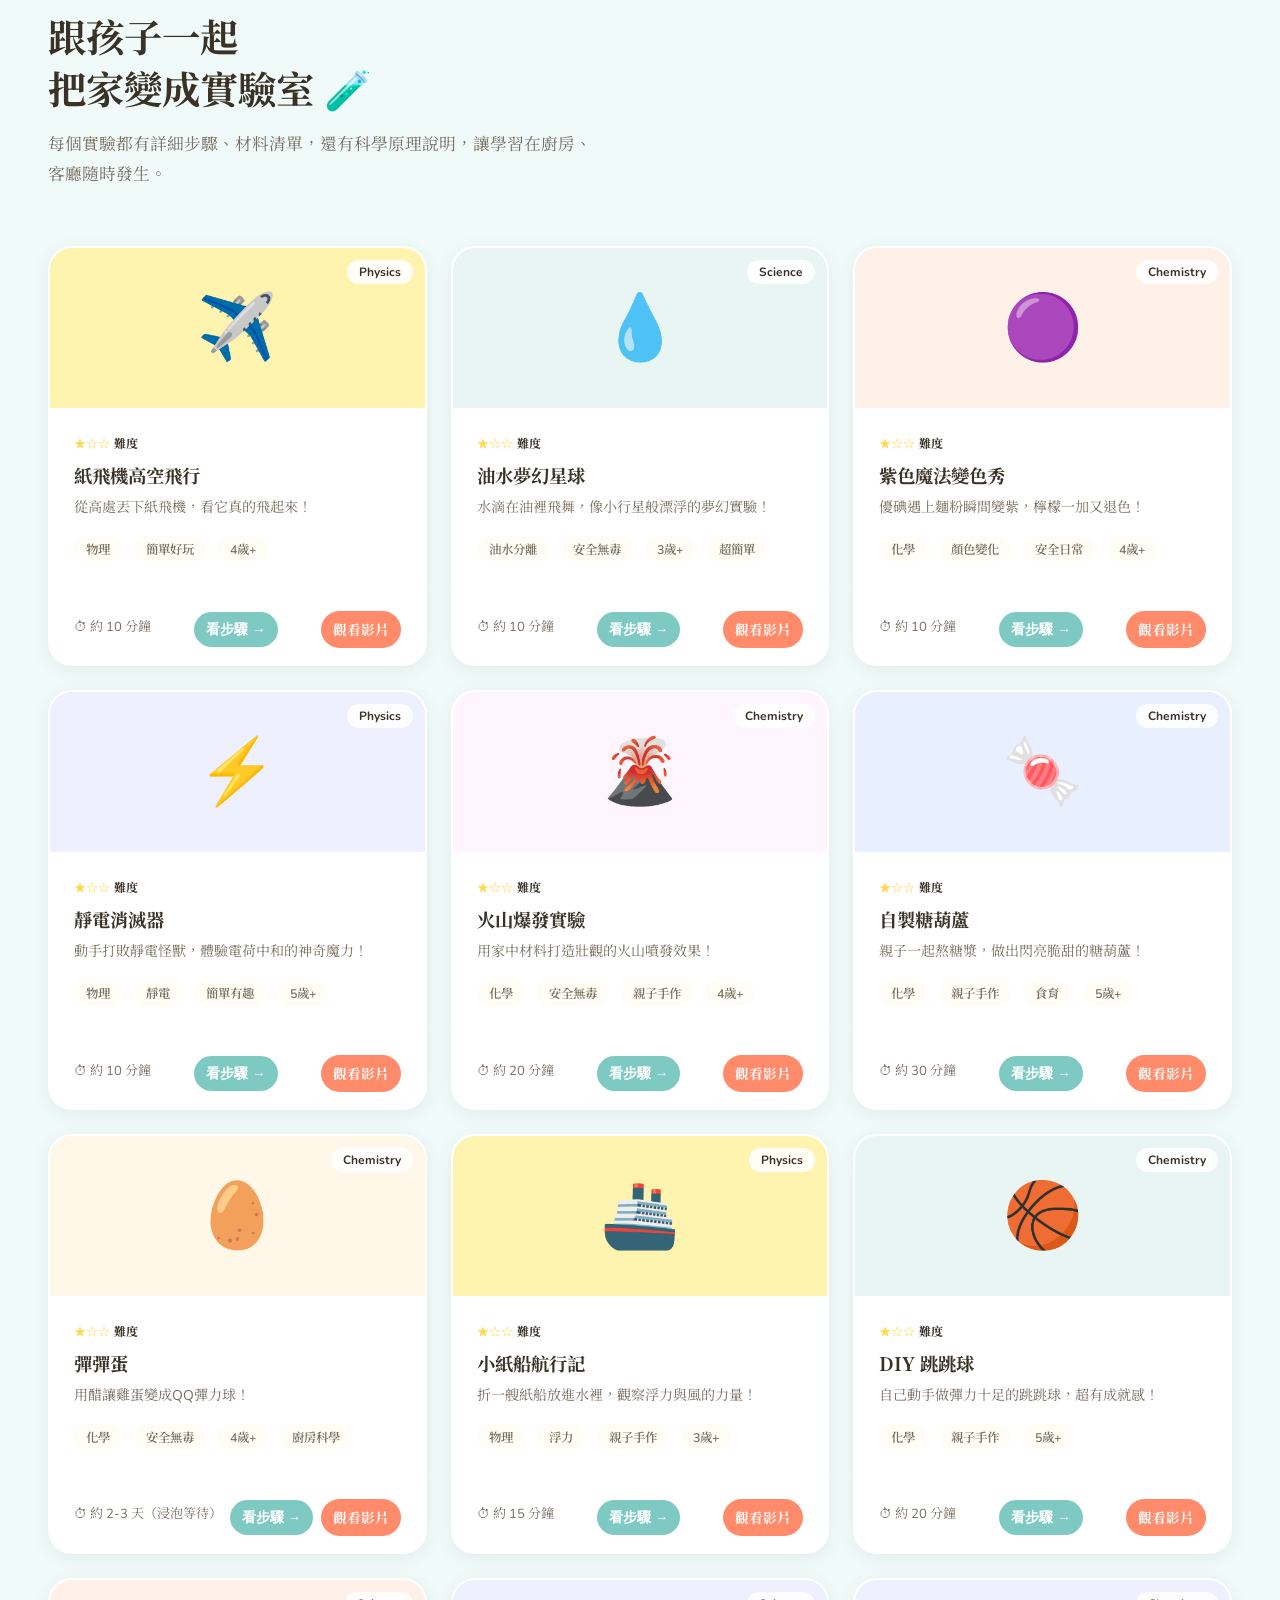
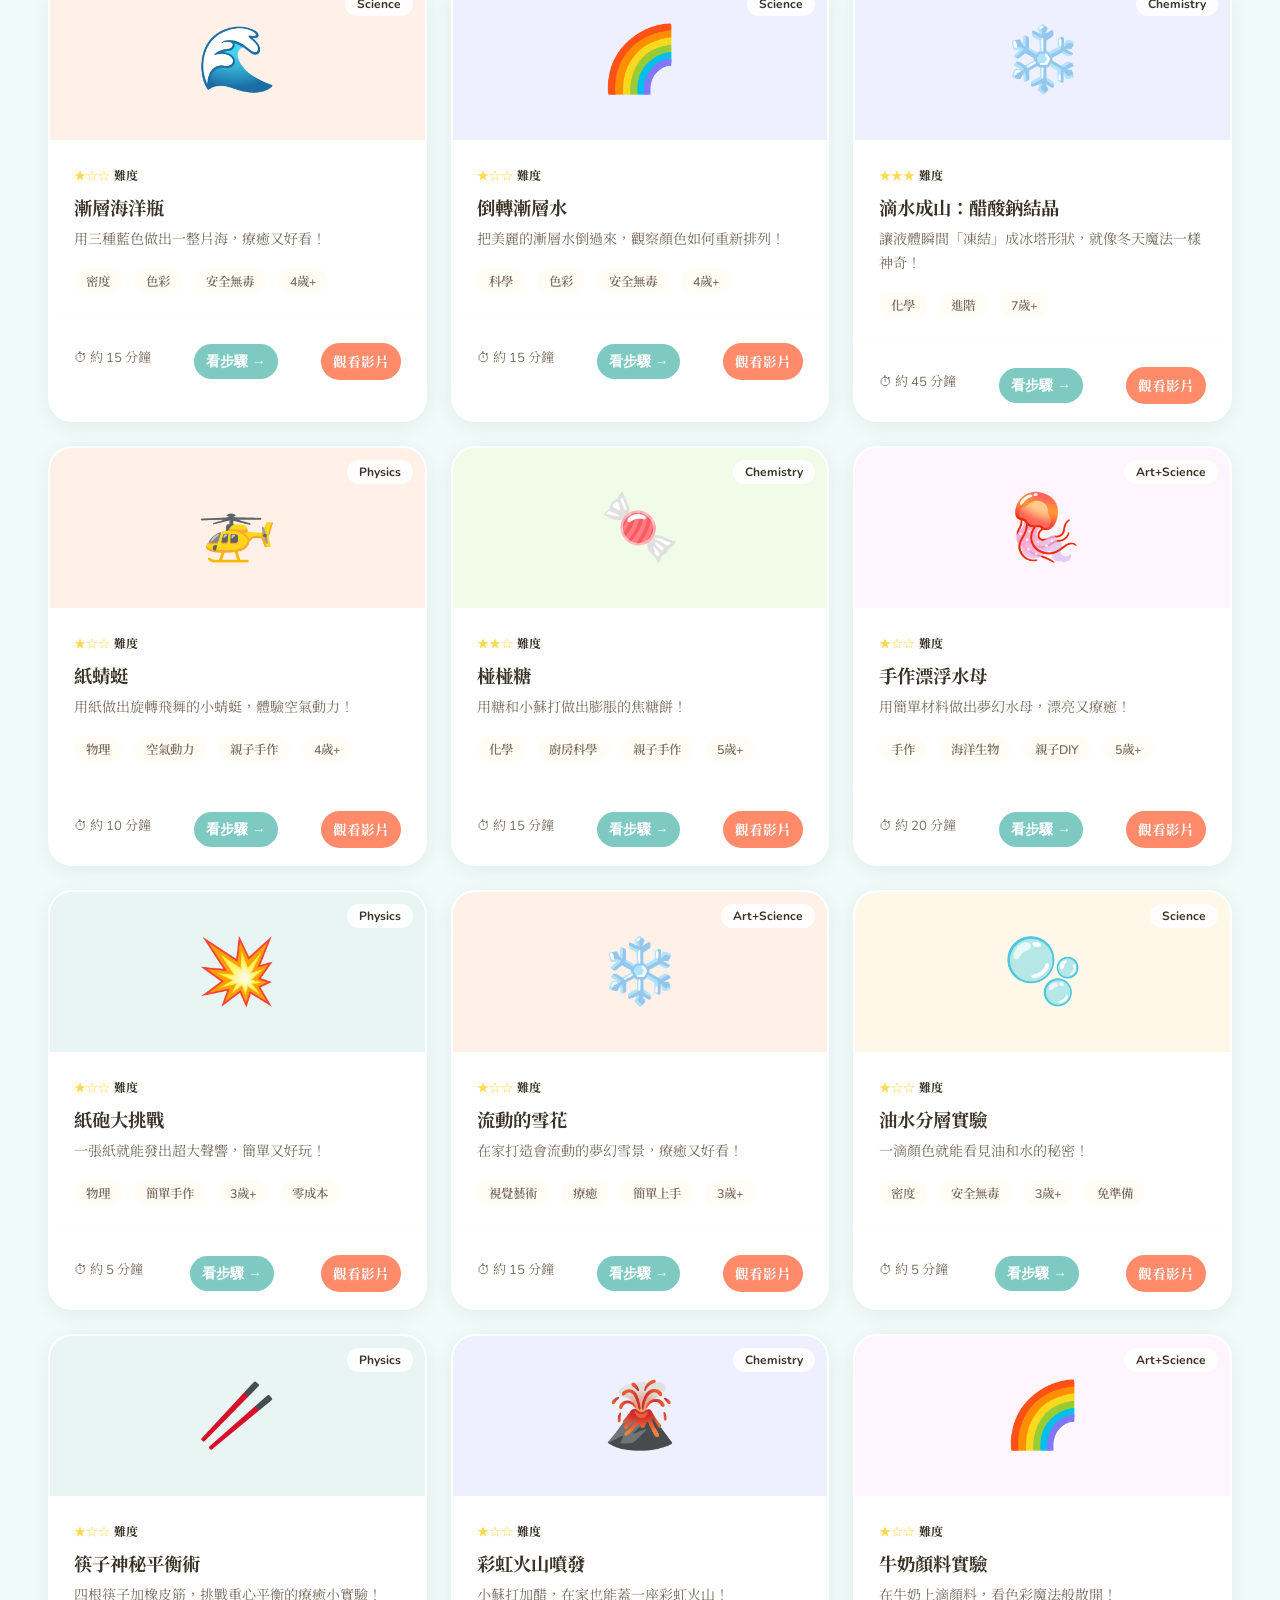
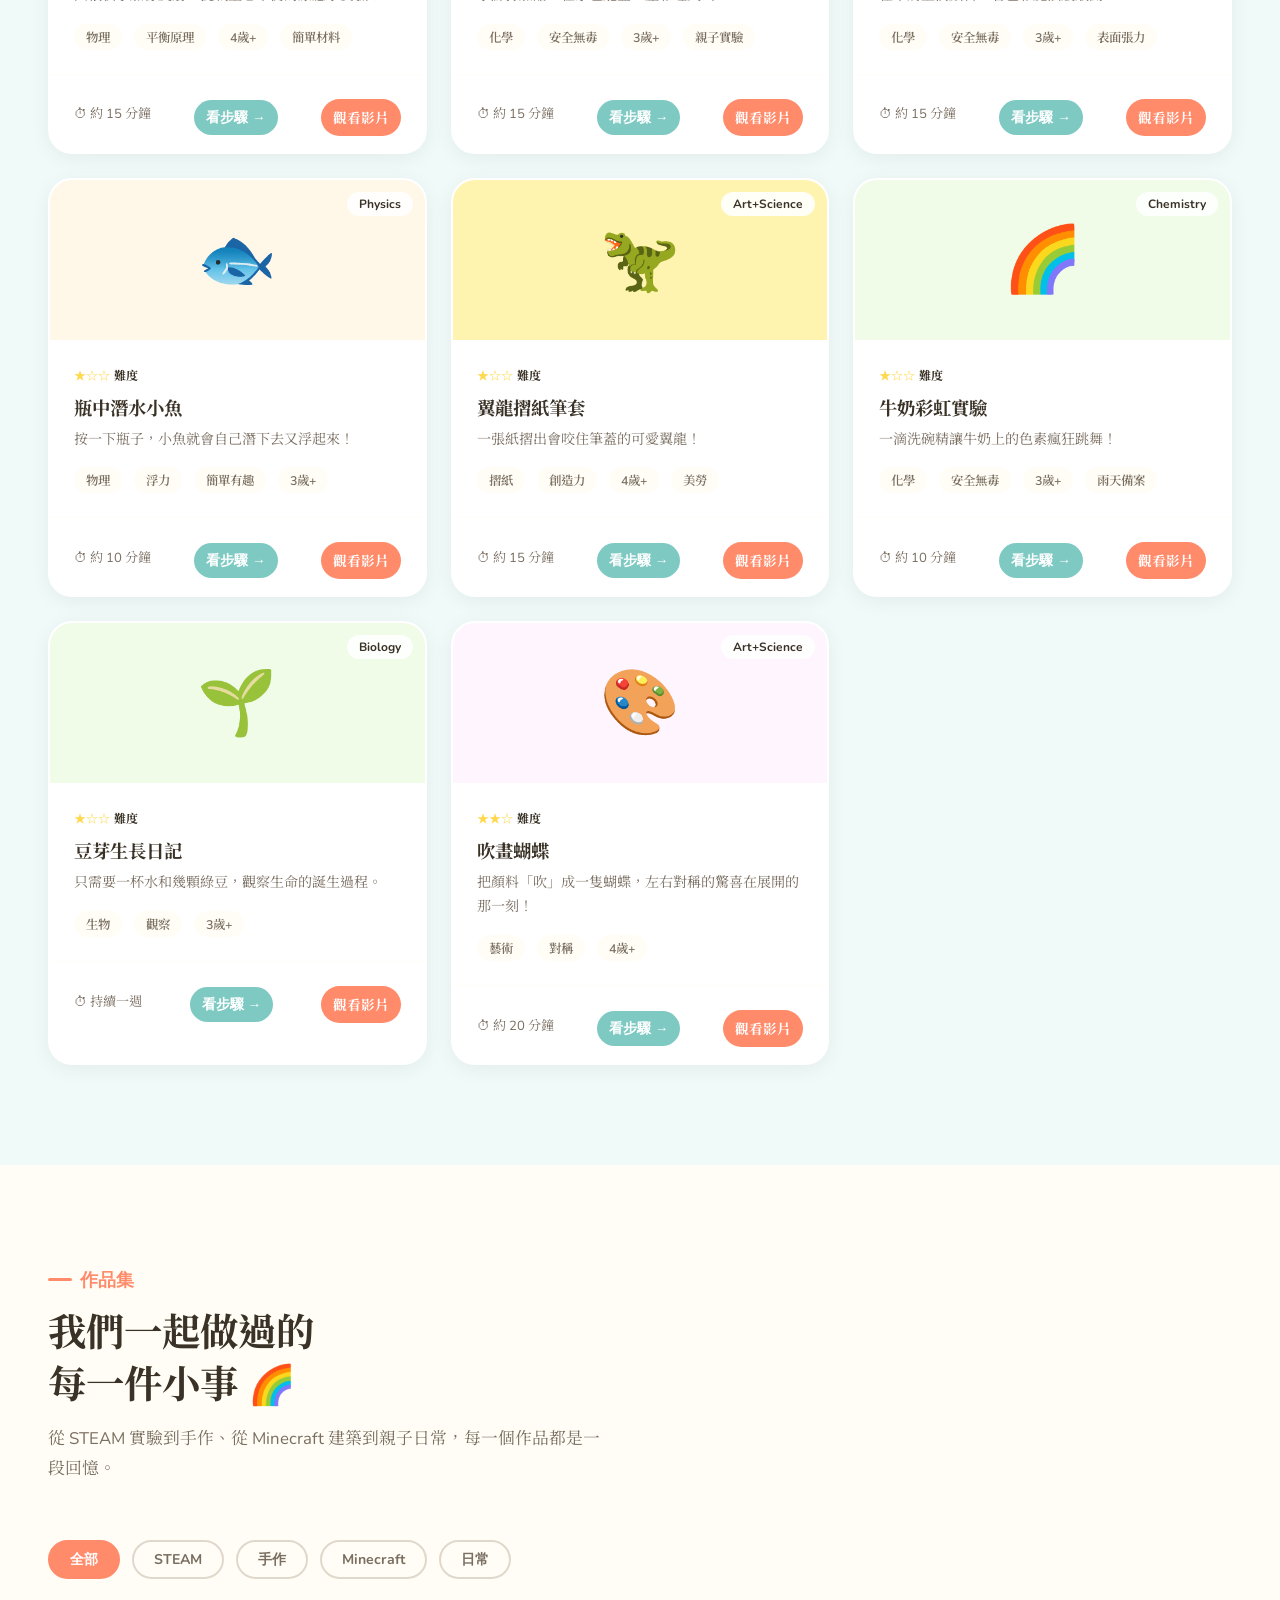
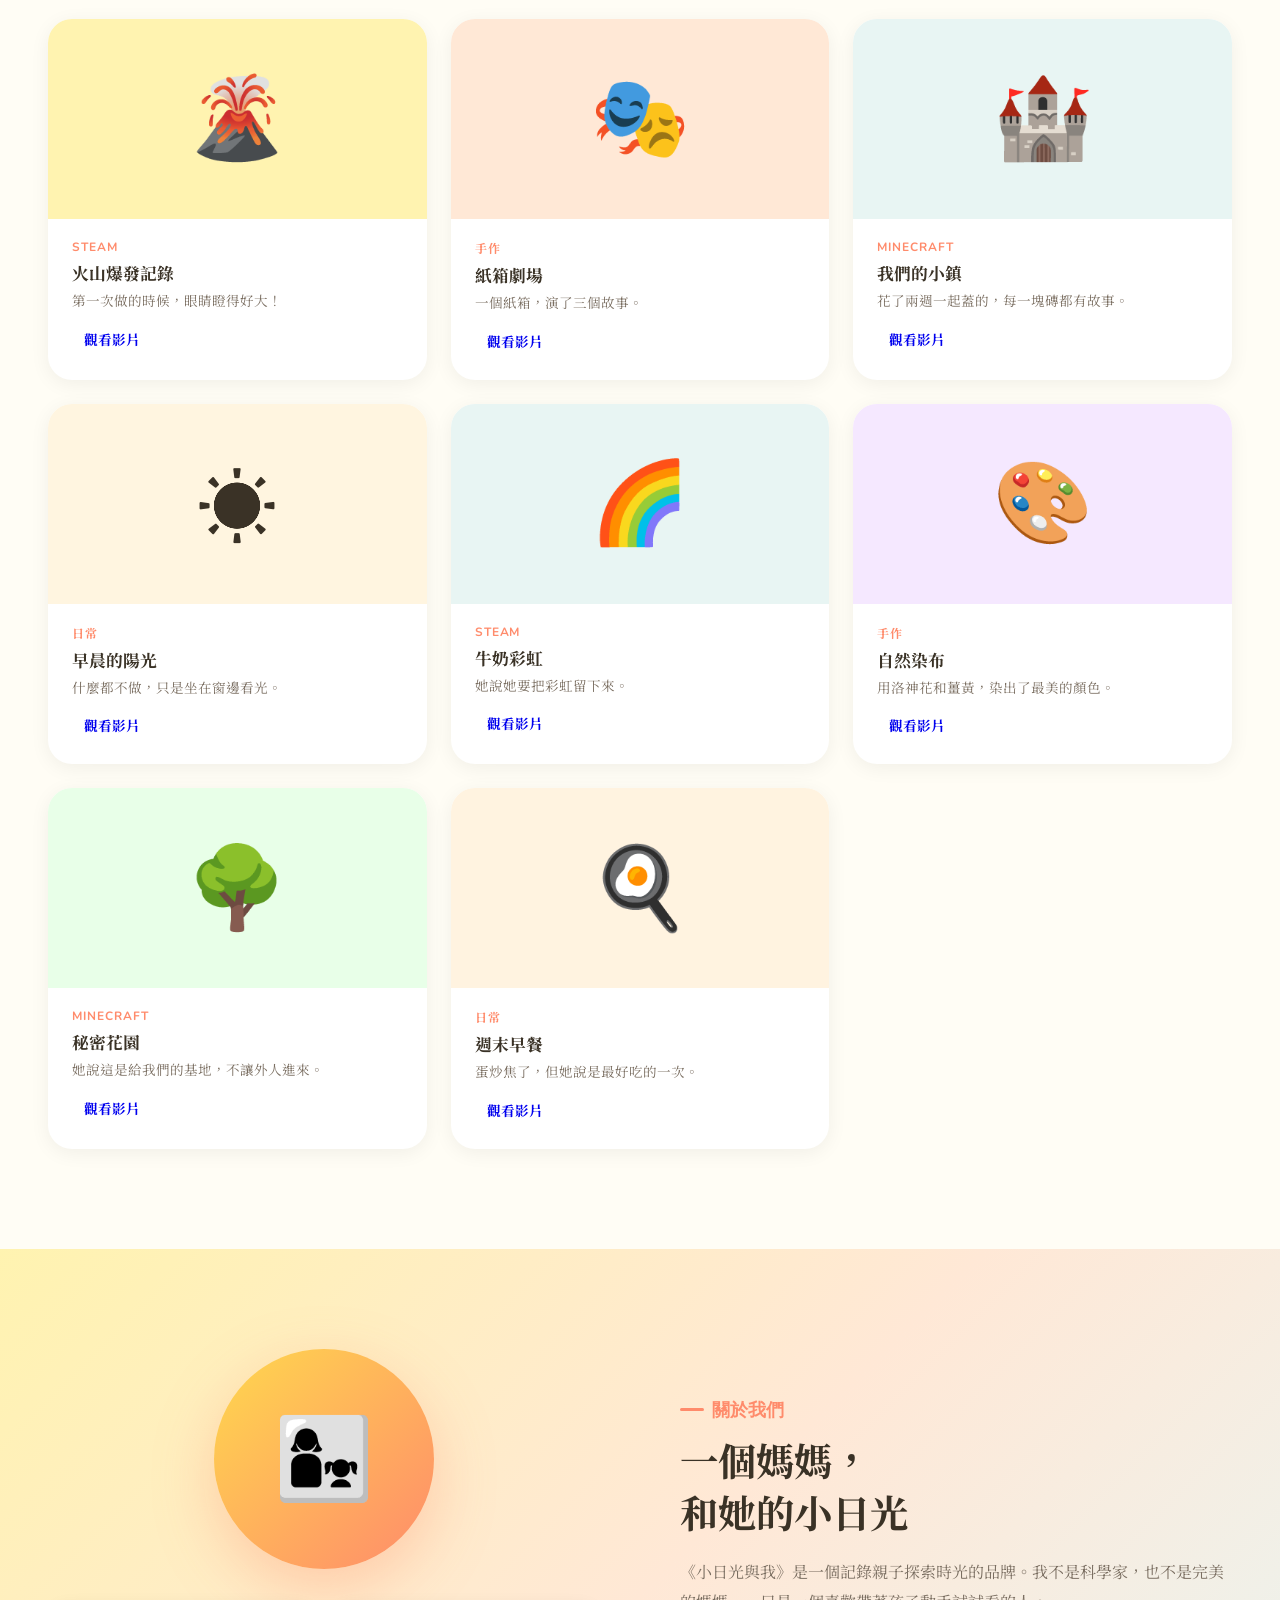
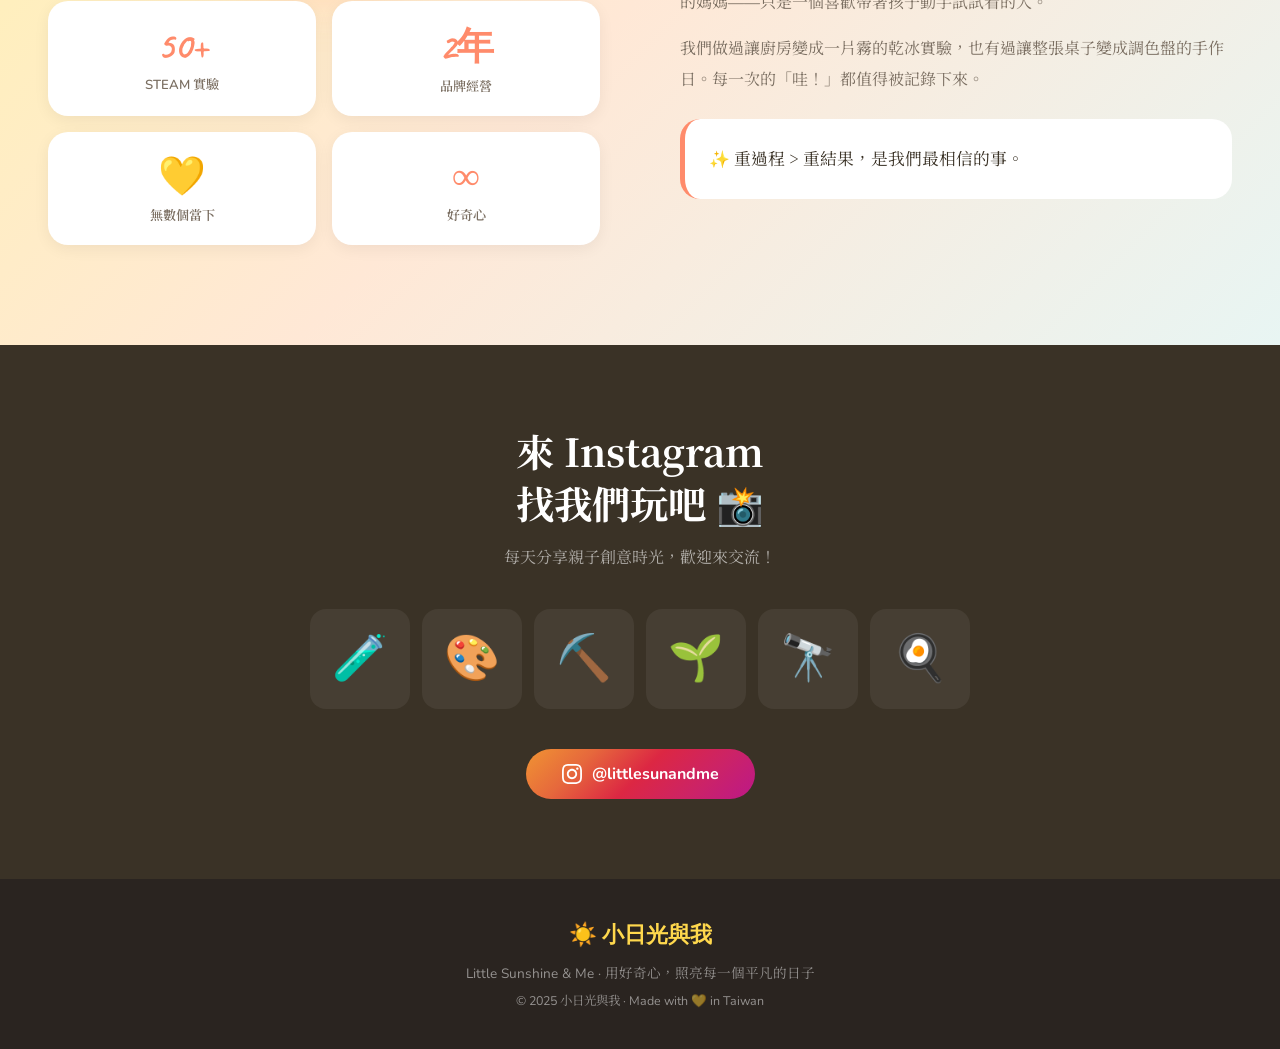
<file: experiments/index.html>
<!DOCTYPE html>
<html lang="zh-TW">
<head>
<meta charset="UTF-8">
<meta name="viewport" content="width=device-width, initial-scale=1.0">
<!-- 以下 meta 由 JS 動態填入 -->
<title>實驗 ｜ 小日光與我</title>
<meta name="description" content="">
<meta name="robots" content="index, follow">
<meta name="author" content="小日光與我">
<meta property="og:site_name" content="小日光與我 Little Sunshine & Me">
<meta property="og:type" content="article">
<meta property="og:locale" content="zh_TW">
<meta property="og:image" content="https://meill.github.io/littlesunandme_website/cover.jpg">
<meta name="twitter:card" content="summary_large_image">
<meta name="twitter:image" content="https://meill.github.io/littlesunandme_website/cover.jpg">
<link rel="preconnect" href="https://fonts.googleapis.com">
<link rel="preconnect" href="https://fonts.gstatic.com" crossorigin>
<link href="https://fonts.googleapis.com/css2?family=Noto+Serif+TC:wght@400;600;700&family=Nunito:wght@400;600;700;800&family=Caveat:wght@500;700&display=swap" rel="stylesheet">
<link rel="stylesheet" href="experiment.css">
</head>
<body>

<!-- NAV -->
<nav class="main-nav">
  <a href="../index.html" class="nav-logo"><span class="sun-dot"></span>小日光與我</a>
  <button class="nav-toggle" aria-label="開啟選單" aria-expanded="false">
    <span></span><span></span><span></span>
  </button>
  <ul class="nav-links">
    <li><a href="../index.html#experiments">STEAM 實驗</a></li>
    <li><a href="../index.html#portfolio">作品集</a></li>
    <li><a href="../index.html#about">關於我們</a></li>
    <li><a href="../collab.html">合作洽詢</a></li>
  </ul>
</nav>

<!-- 內容區塊（由 JS 填入） -->
<div id="app">
  <!-- 載入中畫面 -->
  <div id="loading" style="display:flex;align-items:center;justify-content:center;min-height:100vh;flex-direction:column;gap:16px;">
    <div style="font-size:3rem;animation:float-card 1.5s ease-in-out infinite">☀️</div>
    <p style="font-family:'Caveat',cursive;font-size:1.4rem;color:var(--text-light)">載入中...</p>
  </div>
  <!-- 找不到實驗 -->
  <div id="not-found" style="display:none;text-align:center;padding:160px 48px 80px;">
    <div style="font-size:4rem;margin-bottom:16px">🔍</div>
    <h1 style="font-family:'Noto Serif TC',serif;font-size:2rem;margin-bottom:12px">找不到這個實驗</h1>
    <p style="color:var(--text-light);margin-bottom:32px">這個實驗可能還不存在，或是網址打錯了。</p>
    <a href="../index.html#experiments" style="display:inline-flex;align-items:center;gap:8px;background:var(--coral);color:#fff;border-radius:100px;padding:12px 28px;font-weight:700;text-decoration:none">← 回到所有實驗</a>
  </div>
</div>

<!-- 實驗頁面模板（隱藏，由 JS clone 並填入） -->
<template id="exp-template">
  <section class="hero">
    <div class="hero-blobs">
      <div class="blob blob-1"></div>
      <div class="blob blob-2"></div>
      <div class="blob blob-3"></div>
    </div>
    <div class="hero-inner">
      <div class="hero-text">
        <nav class="breadcrumb-nav" aria-label="breadcrumb">
          <a href="../index.html">首頁</a><span>›</span>
          <a href="../index.html#experiments">STEAM 實驗</a><span>›</span>
          <span data-field="title"></span>
        </nav>
        <div class="hero-badge"><span class="dot"></span> <span data-field="badge-text"></span></div>
        <h1 class="hero-title" data-field="hero-title"></h1>
        <p class="hero-subtitle" data-field="subtitle"></p>
        <p class="hero-desc" data-field="desc"></p>
        <div class="hero-tags" data-field="tags"></div>
        <div class="hero-cta">
          <a href="#steps" class="btn btn-primary">看實驗步驟 →</a>
          <a href="#video" class="btn btn-outline">觀看影片</a>
        </div>
      </div>
      <div class="hero-emoji-wrap" data-field="emoji"></div>
    </div>
  </section>

  <div class="stats-strip">
    <div class="stats-inner" data-field="stats"></div>
  </div>

  <section id="steps" style="background:var(--cream)">
    <div class="max-w">
      <div class="section-label reveal">開始實驗</div>
      <h2 class="reveal">材料與步驟</h2>
      <p class="section-desc reveal" data-field="steps-intro"></p>
      <div class="two-col">
        <div class="content-card reveal">
          <div class="card-label">🛒 材料清單</div>
          <ul class="materials-list" data-field="materials"></ul>
        </div>
        <div class="content-card reveal">
          <div class="card-label">📋 實驗步驟</div>
          <ol class="steps-list" data-field="steps"></ol>
        </div>
      </div>
    </div>
  </section>

  <section class="science-section">
    <div class="max-w">
      <div class="section-label reveal">知識補給站</div>
      <h2 class="reveal">科學原理</h2>
      <p class="section-desc reveal">讓孩子先猜猜看，再一起看答案！</p>
      <div class="science-inner">
        <div class="science-note reveal" data-field="note"></div>
        <div class="science-tip reveal">
          <h4>🌱 延伸探索</h4>
          <ul class="tip-list" data-field="tips"></ul>
        </div>
      </div>
    </div>
  </section>

  <section class="video-section" id="video">
    <div class="max-w">
      <h2>來看我們實際做的樣子 📸</h2>
      <p data-field="video-desc"></p>
      <a data-field="video-btn" target="_blank" rel="noopener noreferrer"></a>
    </div>
  </section>

  <section class="related-section">
    <div class="max-w">
      <div class="section-label reveal">繼續探索</div>
      <h2 class="reveal">你也可以試試看 🧪</h2>
      <p class="section-desc reveal">還有更多好玩的親子實驗等你來做！</p>
      <div class="related-grid" data-field="related"></div>
    </div>
  </section>

  <div class="back-strip">
    <a href="../index.html#experiments" class="back-btn">← 回到所有實驗</a>
  </div>

  <footer>
    <div class="footer-logo">☀️ 小日光與我</div>
    <p>Little Sunshine & Me · 用好奇心，照亮每一個平凡的日子</p>
    <p style="margin-top:8px;font-size:0.78rem">© 2025 小日光與我 · Made with 💛 in Taiwan</p>
  </footer>
</template>

<script>
// ── 漢堡選單 ──
const navToggle = document.querySelector('.nav-toggle');
const navLinks  = document.querySelector('.nav-links');
navToggle.addEventListener('click', () => {
  const open = navLinks.classList.toggle('open');
  navToggle.classList.toggle('open', open);
  navToggle.setAttribute('aria-expanded', open);
});
navLinks.querySelectorAll('a').forEach(a => a.addEventListener('click', () => {
  navLinks.classList.remove('open');
  navToggle.classList.remove('open');
  navToggle.setAttribute('aria-expanded', false);
}));

// ── 輔助函式 ──
const levelStars = n => '★'.repeat(n) + '☆'.repeat(3 - n);
const levelText  = n => ['', '初級', '初中級', '進階'][n] || '';

const IG_SVG = `<svg width="18" height="18" viewBox="0 0 24 24" fill="currentColor"><path d="M12 2.163c3.204 0 3.584.012 4.85.07 3.252.148 4.771 1.691 4.919 4.919.058 1.265.069 1.645.069 4.849 0 3.205-.012 3.584-.069 4.849-.149 3.225-1.664 4.771-4.919 4.919-1.266.058-1.644.07-4.85.07-3.204 0-3.584-.012-4.849-.07-3.26-.149-4.771-1.699-4.919-4.92-.058-1.265-.07-1.644-.07-4.849 0-3.204.013-3.583.07-4.849.149-3.227 1.664-4.771 4.919-4.919 1.266-.057 1.645-.069 4.849-.069zm0-2.163c-3.259 0-3.667.014-4.947.072-4.358.2-6.78 2.618-6.98 6.98-.059 1.281-.073 1.689-.073 4.948 0 3.259.014 3.668.072 4.948.2 4.358 2.618 6.78 6.98 6.98 1.281.058 1.689.072 4.948.072 3.259 0 3.668-.014 4.948-.072 4.354-.2 6.782-2.618 6.979-6.98.059-1.28.073-1.689.073-4.948 0-3.259-.014-3.667-.072-4.947-.196-4.354-2.617-6.78-6.979-6.98-1.281-.059-1.69-.073-4.949-.073zm0 5.838c-3.403 0-6.162 2.759-6.162 6.162s2.759 6.163 6.162 6.163 6.162-2.759 6.162-6.163c0-3.403-2.759-6.162-6.162-6.162zm0 10.162c-2.209 0-4-1.79-4-4 0-2.209 1.791-4 4-4s4 1.791 4 4c0 2.21-1.791 4-4 4zm6.406-11.845c-.796 0-1.441.645-1.441 1.44s.645 1.44 1.441 1.44c.795 0 1.439-.645 1.439-1.44s-.644-1.44-1.439-1.44z"/></svg>`;
const YT_SVG  = `<svg width="18" height="18" viewBox="0 0 24 24" fill="currentColor"><path d="M23.498 6.186a3.016 3.016 0 0 0-2.122-2.136C19.505 3.545 12 3.545 12 3.545s-7.505 0-9.377.505A3.017 3.017 0 0 0 .502 6.186C0 8.07 0 12 0 12s0 3.93.502 5.814a3.016 3.016 0 0 0 2.122 2.136c1.871.505 9.376.505 9.376.505s7.505 0 9.377-.505a3.015 3.015 0 0 0 2.122-2.136C24 15.93 24 12 24 12s0-3.93-.502-5.814zM9.545 15.568V8.432L15.818 12l-6.273 3.568z"/></svg>`;

// ── 主要渲染函式 ──
async function render() {
  const slug = new URLSearchParams(location.search).get('slug');

  // 沒有 slug → 導向首頁實驗區
  if (!slug) { location.replace('../index.html#experiments'); return; }

  let all;
  try {
    const res = await fetch('../data/experiments.json');
    all = await res.json();
  } catch {
    document.getElementById('loading').style.display = 'none';
    document.getElementById('not-found').style.display = 'block';
    return;
  }

  const exp = all.find(e => e.slug === slug);
  if (!exp) {
    document.getElementById('loading').style.display = 'none';
    document.getElementById('not-found').style.display = 'block';
    return;
  }

  // ── 更新 SEO meta ──
  const BASE = 'https://meill.github.io/littlesunandme_website';
  const url  = `${BASE}/experiments/?slug=${slug}`;
  document.title = `${exp.title} ｜ 親子STEAM ｜ 小日光與我`;
  setMeta('name', 'description', `${exp.desc} ${exp.tags.join('、')}，${exp.time}。`);
  setMeta('property', 'og:title',       `${exp.title} ｜ 親子STEAM ｜ 小日光與我`);
  setMeta('property', 'og:description', exp.desc);
  setMeta('property', 'og:url',         url);
  setMeta('name', 'twitter:title',       `${exp.title} ｜ 小日光與我`);
  setMeta('name', 'twitter:description', exp.desc);
  addCanonical(url);
  addJsonLd(exp, url);

  // ── clone 模板並填入資料 ──
  const tpl  = document.getElementById('exp-template');
  const node = tpl.content.cloneNode(true);

  fill(node, 'title',      exp.title);
  fill(node, 'badge-text', `${exp.badge} · ${exp.tags[0]}`);
  fill(node, 'emoji',      exp.emoji);
  fill(node, 'subtitle',   `${exp.desc.slice(0, 15)}... ${exp.emoji}`);
  fill(node, 'desc',       exp.desc);

  // Tags
  fill(node, 'tags', exp.tags.map(t =>
    `<span class="tag">${t}</span>`
  ).join('') + `<span class="tag tag-time">⏱ ${exp.time}</span>`, true);

  // Hero title（粗體重點字）
  const words = exp.title.split('');
  const mid   = Math.ceil(words.length / 2);
  fill(node, 'hero-title',
    `${words.slice(0, mid).join('')}<span class="accent">${words.slice(mid).join('')}</span>`,
    true);

  // Steps intro
  fill(node, 'steps-intro', `${exp.tags[1] || ''}材料簡單，準備好就可以開始了！`);

  // Stats
  fill(node, 'stats', `
    <div><div class="stat-num">${exp.time.replace('約 ', '').replace(' 分鐘', '分')}</div><div class="stat-label">所需時間</div></div>
    <div><div class="stat-num">${levelStars(exp.level)}</div><div class="stat-label">${levelText(exp.level)}難度</div></div>
    <div><div class="stat-num">${exp.tags[2] || exp.tags[1]}</div><div class="stat-label">適合年齡</div></div>
    <div><div class="stat-num">${exp.tags[1]}</div><div class="stat-label">實驗類型</div></div>
  `, true);

  // Materials
  fill(node, 'materials',
    exp.materials.map(m => `<li>${m}</li>`).join(''), true);

  // Steps
  fill(node, 'steps',
    exp.steps.map((s, i) =>
      `<li class="step-item"><span class="step-num">${i + 1}</span><span class="step-text">${s}</span></li>`
    ).join(''), true);

  // Science note
  fill(node, 'note', exp.note, true);

  // Tips
  fill(node, 'tips',
    (exp.tips || []).map(t => `<li>${t}</li>`).join(''), true);

  // Video
  const isIG   = exp.videoType === 'ig';
  const btnCls = isIG ? 'ig-btn' : 'yt-btn';
  const btnTxt = isIG ? '觀看 Instagram Reel' : '觀看 YouTube 影片';
  const btnSvg = isIG ? IG_SVG : YT_SVG;
  fill(node, 'video-desc',
    isIG ? '包含孩子驚叫的珍貴瞬間，還有失敗又重來的過程 😂'
         : '完整的實驗過程都在這裡，一起跟著做吧！');
  const vBtn = node.querySelector('[data-field="video-btn"]');
  if (vBtn) {
    vBtn.href = exp.videoLink;
    vBtn.className = btnCls;
    vBtn.innerHTML = `${btnSvg} ${btnTxt}`;
  }

  // Related experiments（取其他 3 個）
  const others = all.filter(e => e.slug !== slug).slice(0, 3);
  fill(node, 'related', others.map(e => `
    <a href="?slug=${e.slug}" class="exp-card reveal">
      <div class="exp-header" style="background:${e.bg}">
        ${e.emoji}<span class="exp-badge-chip">${e.badge}</span>
      </div>
      <div class="exp-body">
        <div class="exp-title-card">${e.title}</div>
        <p class="exp-desc-card">${e.desc}</p>
      </div>
    </a>
  `).join(''), true);

  // ── 插入 DOM ──
  const app = document.getElementById('app');
  app.innerHTML = '';
  app.appendChild(node);

  // ── Scroll reveal ──
  const obs = new IntersectionObserver(entries =>
    entries.forEach(e => { if (e.isIntersecting) e.target.classList.add('visible'); }),
    { threshold: 0.12 }
  );
  document.querySelectorAll('.reveal').forEach(el => obs.observe(el));
}

// ── 工具函式 ──
function fill(node, field, value, isHTML = false) {
  const el = node.querySelector(`[data-field="${field}"]`);
  if (!el) return;
  if (isHTML) el.innerHTML = value;
  else el.textContent = value;
}

function setMeta(attr, name, content) {
  let el = document.querySelector(`meta[${attr}="${name}"]`);
  if (!el) { el = document.createElement('meta'); el.setAttribute(attr, name); document.head.appendChild(el); }
  el.setAttribute('content', content);
}

function addCanonical(url) {
  let el = document.querySelector('link[rel="canonical"]');
  if (!el) { el = document.createElement('link'); el.rel = 'canonical'; document.head.appendChild(el); }
  el.href = url;
}

function addJsonLd(exp, url) {
  const script = document.createElement('script');
  script.type = 'application/ld+json';
  script.textContent = JSON.stringify({
    '@context': 'https://schema.org',
    '@type': 'HowTo',
    name: exp.title,
    description: exp.desc,
    url,
    supply: exp.materials.map(m => ({ '@type': 'HowToSupply', name: m })),
    step:  exp.steps.map(s  => ({ '@type': 'HowToStep',    text: s })),
    author: { '@type': 'Person', name: '小日光與我',
              url: 'https://meill.github.io/littlesunandme_website/' }
  });
  document.head.appendChild(script);
}

render();
</script>
</body>
</html>
</file>
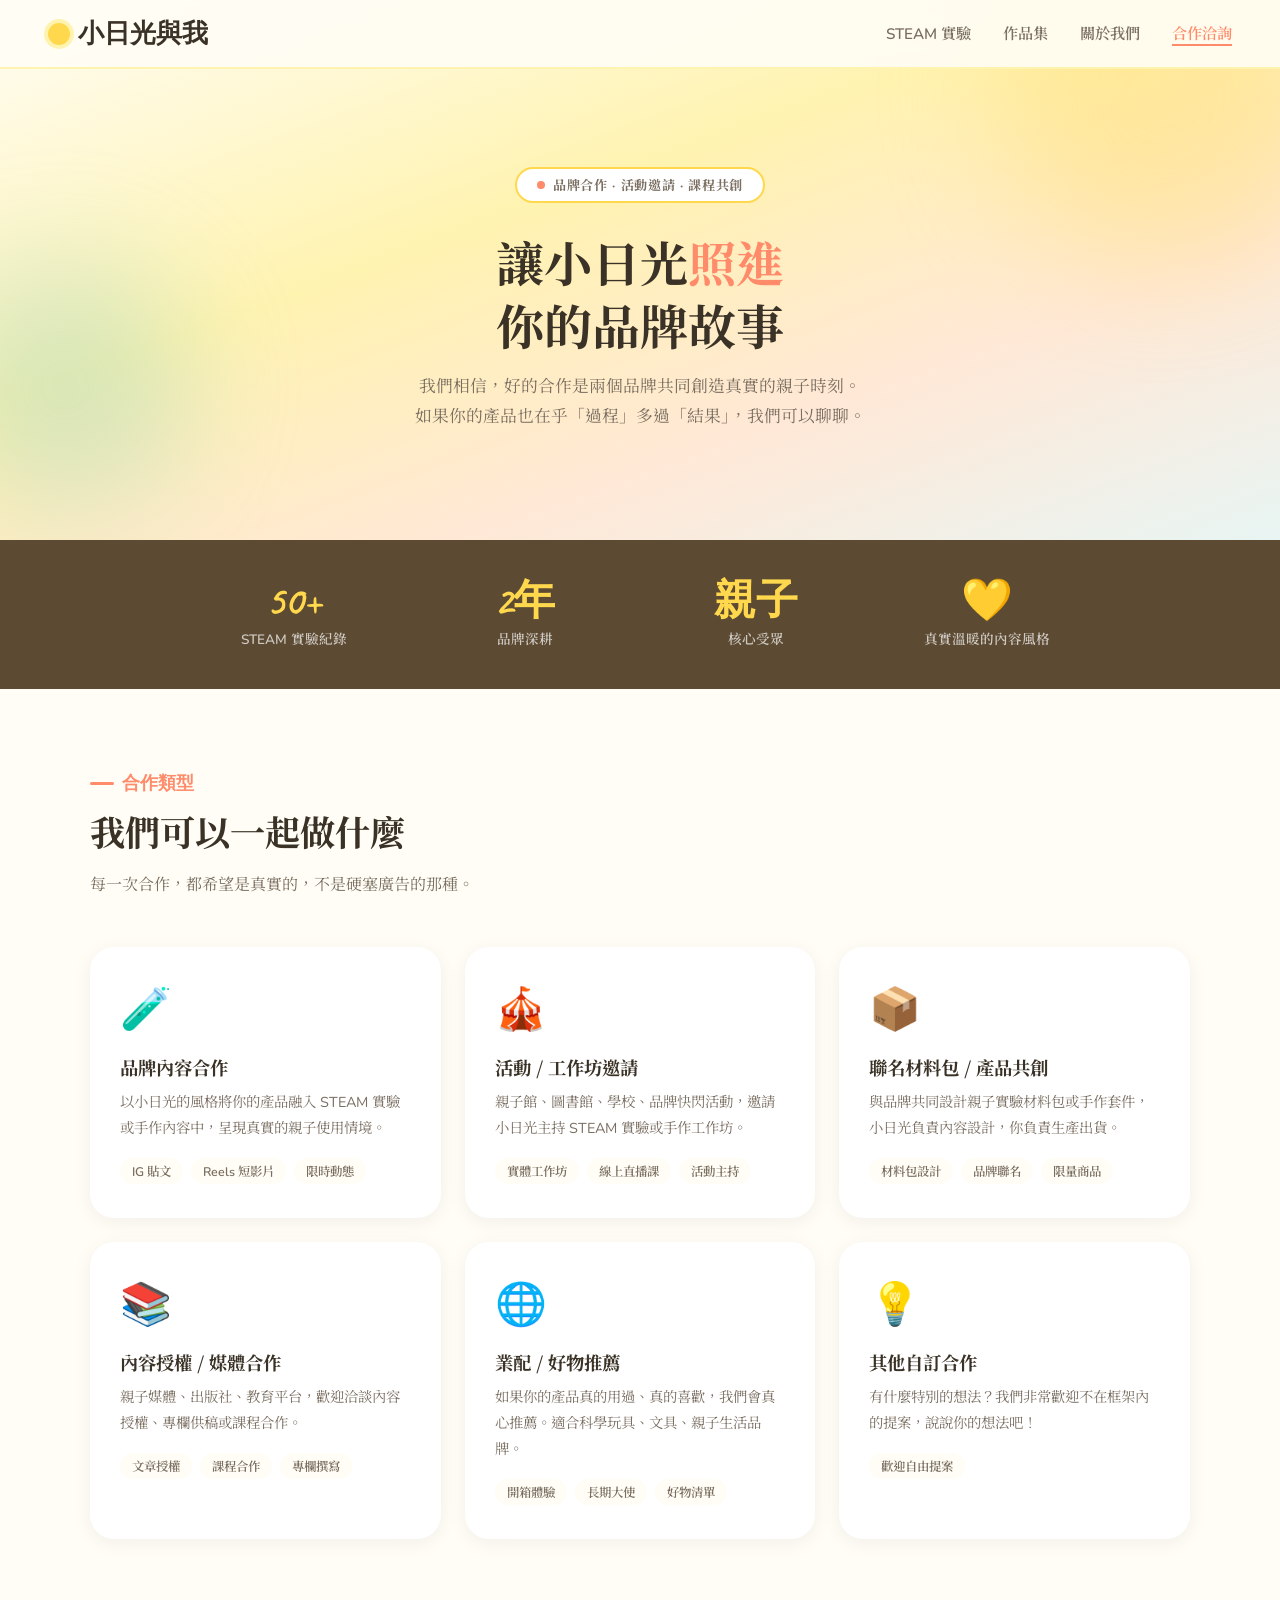
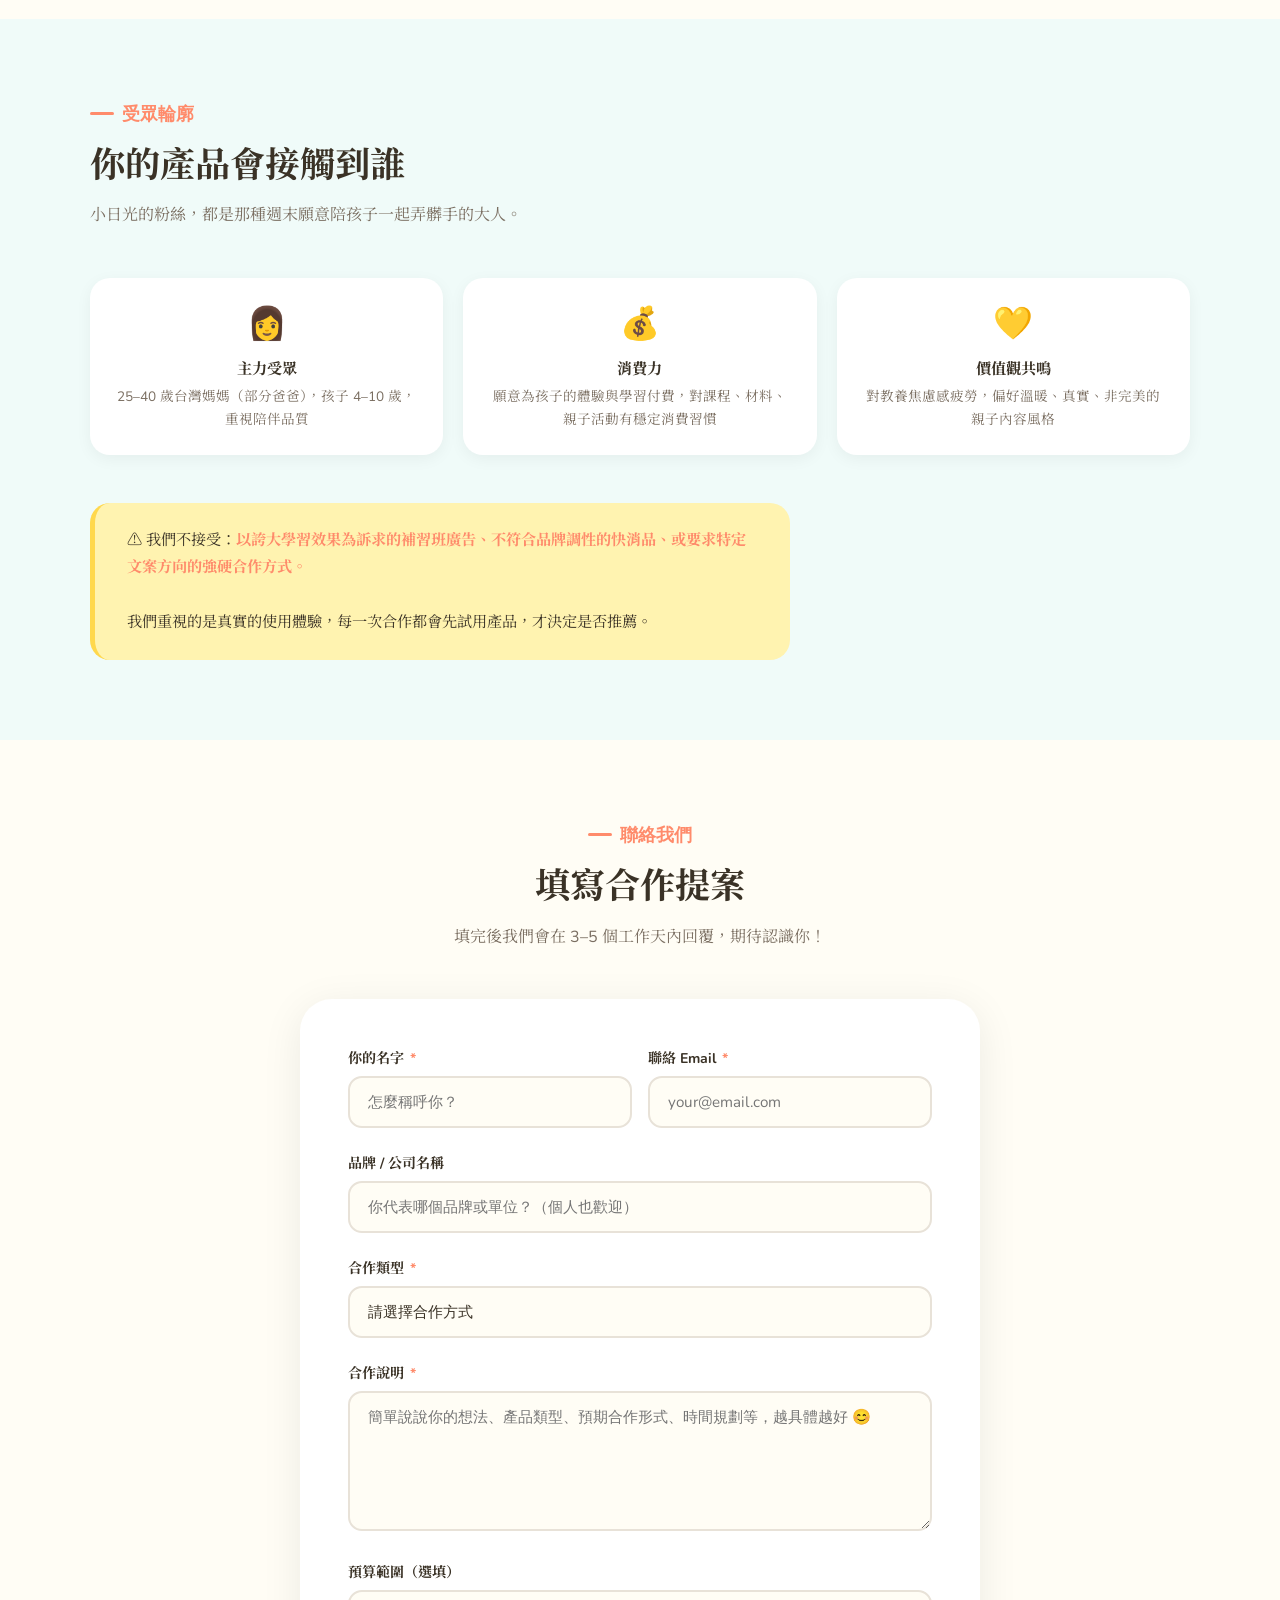
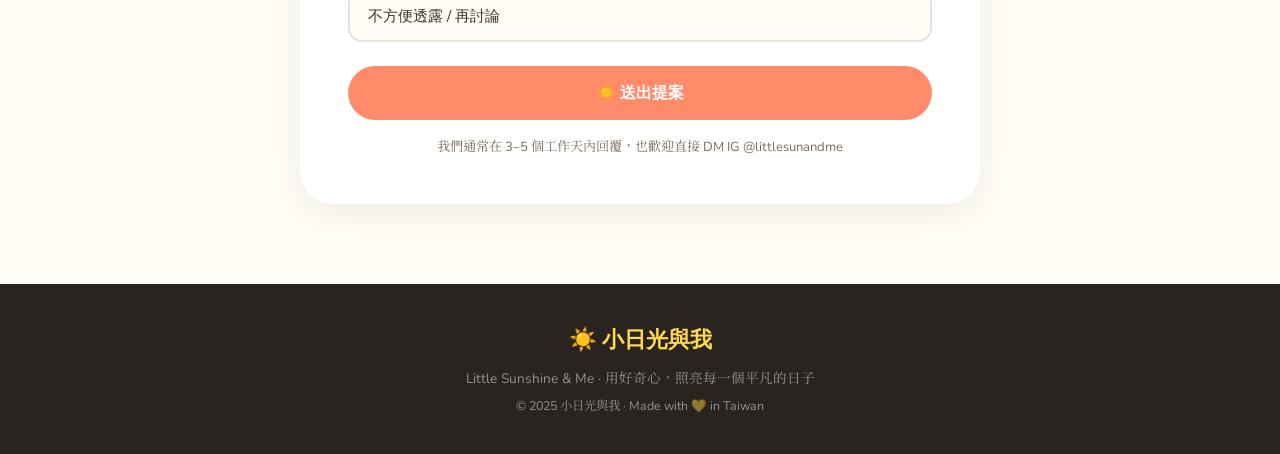
<file: collab.html>
<!DOCTYPE html>

<html lang="zh-TW">
<head>
  <meta charset="UTF-8" />
  <meta name="viewport" content="width=device-width, initial-scale=1.0" />
  <title>合作洽詢 ｜ 小日光與我 Little Sunshine & Me</title>
  <meta name="description" content="與小日光與我合作，觸及台灣親子家庭。品牌業配、活動邀請、課程合作，歡迎洽詢。" />
  <meta name="keywords" content="親子部落客合作, 親子KOL, 品牌業配, 親子活動邀請, STEAM教育合作, 小日光與我" />
  <meta name="author" content="小日光與我 Little Sunshine & Me" />
  <meta name="robots" content="index, follow" />
  <link rel="canonical" href="https://meill.github.io/littlesunandme_website/collab.html" />

  <!-- Open Graph -->
  <meta property="og:site_name" content="小日光與我 Little Sunshine & Me" />
  <meta property="og:title" content="合作洽詢 ｜ 小日光與我 Little Sunshine & Me" />
  <meta property="og:description" content="與小日光與我合作，觸及台灣親子家庭。品牌業配、活動邀請、課程合作，歡迎洽詢。" />
  <meta property="og:image" content="https://meill.github.io/littlesunandme_website/cover.jpg" />
  <meta property="og:type" content="website" />
  <meta property="og:url" content="https://meill.github.io/littlesunandme_website/collab.html" />
  <meta property="og:locale" content="zh_TW" />

  <!-- Twitter Card -->
  <meta name="twitter:card" content="summary_large_image" />
  <meta name="twitter:title" content="合作洽詢 ｜ 小日光與我 Little Sunshine & Me" />
  <meta name="twitter:description" content="與小日光與我合作，觸及台灣親子家庭。品牌業配、活動邀請、課程合作，歡迎洽詢。" />
  <meta name="twitter:image" content="https://meill.github.io/littlesunandme_website/cover.jpg" />

  <!-- JSON-LD 結構化資料 -->
  <script type="application/ld+json">
  {
    "@context": "https://schema.org",
    "@type": "ContactPage",
    "name": "合作洽詢 ｜ 小日光與我",
    "description": "與小日光與我合作，觸及台灣親子家庭。品牌業配、活動邀請、課程合作，歡迎洽詢。",
    "url": "https://meill.github.io/littlesunandme_website/collab.html",
    "inLanguage": "zh-TW",
    "isPartOf": {
      "@type": "Blog",
      "name": "小日光與我 Little Sunshine & Me",
      "url": "https://meill.github.io/littlesunandme_website/"
    }
  }
  </script>
  <link rel="preconnect" href="https://fonts.googleapis.com">
  <link rel="preconnect" href="https://fonts.gstatic.com" crossorigin>
  <link href="https://fonts.googleapis.com/css2?family=Noto+Serif+TC:wght@400;600;700&family=Nunito:wght@400;600;700;800&family=Caveat:wght@500;700&display=swap" rel="stylesheet">
  <style>
    :root {
      --sun: #FFD84D;
      --sun-light: #FFF3B0;
      --coral: #FF8B6B;
      --mint: #7ECAC3;
      --sky: #A8D8EA;
      --lavender: #C3B1E1;
      --leaf: #90C67C;
      --cream: #FFFDF5;
      --text: #3A3226;
      --text-light: #7A6E61;
      --white: #FFFFFF;
    }

* { margin: 0; padding: 0; box-sizing: border-box; }
html { scroll-behavior: smooth; }
body {
  font-family: 'Nunito', 'Noto Serif TC', sans-serif;
  background: var(--cream);
  color: var(--text);
  overflow-x: hidden;
}

/* ── NAV ── */
nav {
  position: fixed; top: 0; left: 0; right: 0; z-index: 100;
  display: flex; align-items: center; justify-content: space-between;
  padding: 16px 48px;
  background: rgba(255,253,245,0.92);
  backdrop-filter: blur(12px);
  -webkit-backdrop-filter: blur(12px);
  border-bottom: 2px solid var(--sun-light);
}
.nav-logo {
  font-family: 'Caveat', cursive;
  font-size: 1.6rem; font-weight: 700;
  color: var(--text); text-decoration: none;
  display: flex; align-items: center; gap: 8px;
}
.sun-dot {
  width: 22px; height: 22px; border-radius: 50%;
  background: var(--sun);
  box-shadow: 0 0 0 4px var(--sun-light);
  flex-shrink: 0;
  animation: pulse-sun 3s ease-in-out infinite;
}
@keyframes pulse-sun {
  0%,100%{ box-shadow: 0 0 0 4px var(--sun-light); }
  50%{ box-shadow: 0 0 0 8px rgba(255,216,77,0.2); }
}
.nav-links { display: flex; gap: 32px; list-style: none; }
.nav-links a {
  text-decoration: none; color: var(--text-light);
  font-weight: 600; font-size: 0.95rem;
  position: relative; padding-bottom: 2px; transition: color 0.2s;
}
.nav-links a::after {
  content: ''; position: absolute; bottom: 0; left: 0;
  width: 0; height: 2px; background: var(--coral);
  transition: width 0.3s;
}
.nav-links a:hover { color: var(--coral); }
.nav-links a:hover::after { width: 100%; }
.nav-links a.active { color: var(--coral); }
.nav-links a.active::after { width: 100%; }

/* ── HERO ── */
.hero {
  min-height: 60vh;
  display: flex; align-items: center; justify-content: center;
  padding: 140px 48px 80px;
  position: relative; overflow: hidden;
  background: linear-gradient(160deg, #FFFDF5 0%, #FFF3B0 40%, #FFE8D6 70%, #E8F5F3 100%);
  text-align: center;
}
.hero-blobs { position: absolute; inset: 0; pointer-events: none; overflow: hidden; }
.blob {
  position: absolute; border-radius: 50%;
  opacity: 0.3; filter: blur(60px);
  animation: float-blob 8s ease-in-out infinite;
}
.blob-1 { width: 350px; height: 350px; background: var(--sun); top: -80px; right: -60px; }
.blob-2 { width: 250px; height: 250px; background: var(--mint); bottom: 30px; left: -60px; animation-delay: 3s; }
@keyframes float-blob {
  0%,100% { transform: translate(0,0) scale(1); }
  50% { transform: translate(15px,-20px) scale(1.04); }
}
.hero-inner { position: relative; z-index: 1; max-width: 700px; }
.hero-badge {
  display: inline-flex; align-items: center; gap: 8px;
  background: var(--white); border: 2px solid var(--sun);
  border-radius: 100px; padding: 6px 20px;
  font-size: 0.82rem; font-weight: 700; color: var(--text-light);
  margin-bottom: 28px; letter-spacing: 0.05em;
}
.hero-badge .dot { width: 8px; height: 8px; border-radius: 50%; background: var(--coral); }
.hero-title {
  font-family: 'Noto Serif TC', serif;
  font-size: clamp(2rem, 5vw, 3rem);
  font-weight: 700; line-height: 1.3;
  color: var(--text); margin-bottom: 16px;
}
.hero-title .accent { color: var(--coral); }
.hero-desc {
  font-size: 1.05rem; color: var(--text-light);
  line-height: 1.8; margin-bottom: 0;
}
@keyframes fade-up {
  from { opacity: 0; transform: translateY(24px); }
  to { opacity: 1; transform: translateY(0); }
}
.hero-inner { animation: fade-up 0.8s ease both; }

/* ── COMMON ── */
.max-w { max-width: 1100px; margin: 0 auto; }
section { padding: 80px 48px; }
.section-label {
  display: inline-flex; align-items: center; gap: 8px;
  font-family: 'Caveat', cursive; font-size: 1.1rem; font-weight: 700;
  color: var(--coral); margin-bottom: 12px;
}
.section-label::before { content: ''; display: block; width: 24px; height: 3px; background: var(--coral); border-radius: 2px; }
h2 {
  font-family: 'Noto Serif TC', serif;
  font-size: clamp(1.6rem, 3vw, 2.2rem);
  font-weight: 700; line-height: 1.35; margin-bottom: 16px;
}
.section-desc { color: var(--text-light); font-size: 1rem; line-height: 1.8; max-width: 560px; margin-bottom: 48px; }

/* ── STATS STRIP ── */
.stats-strip {
  background: #5C4A32; color: var(--white);
  padding: 40px 48px;
}
.stats-inner {
  max-width: 900px; margin: 0 auto;
  display: grid; grid-template-columns: repeat(4, 1fr);
  gap: 24px; text-align: center;
}
.stat-item {}
.stat-num {
  font-family: 'Caveat', cursive;
  font-size: 2.6rem; font-weight: 700; color: var(--sun);
  line-height: 1;
}
.stat-label { font-size: 0.85rem; color: rgba(255,255,255,0.7); margin-top: 6px; font-weight: 600; }

/* ── COLLAB TYPES ── */
.collab-section { background: var(--cream); }
.collab-grid {
  display: grid; grid-template-columns: repeat(auto-fill, minmax(300px, 1fr));
  gap: 24px;
}
.collab-card {
  background: var(--white); border-radius: 24px;
  padding: 32px 28px; border: 2px solid transparent;
  box-shadow: 0 4px 20px rgba(0,0,0,0.06);
  transition: all 0.3s;
}
.collab-card:hover { border-color: var(--coral); transform: translateY(-4px); box-shadow: 0 16px 40px rgba(0,0,0,0.1); }
.collab-icon { font-size: 2.6rem; margin-bottom: 16px; }
.collab-card h3 {
  font-family: 'Noto Serif TC', serif;
  font-size: 1.15rem; font-weight: 700; margin-bottom: 10px; color: var(--text);
}
.collab-card p { font-size: 0.9rem; color: var(--text-light); line-height: 1.8; margin-bottom: 16px; }
.collab-tags { display: flex; flex-wrap: wrap; gap: 8px; }
.collab-tag {
  background: var(--cream); border-radius: 100px;
  padding: 4px 12px; font-size: 0.78rem; font-weight: 600; color: var(--text-light);
}

/* ── AUDIENCE ── */
.audience-section { background: #F0FBF9; }
.audience-grid {
  display: grid; grid-template-columns: repeat(3, 1fr);
  gap: 20px; margin-bottom: 48px;
}
.audience-card {
  background: var(--white); border-radius: 20px; padding: 24px;
  box-shadow: 0 4px 16px rgba(0,0,0,0.05); text-align: center;
}
.audience-icon { font-size: 2rem; margin-bottom: 12px; }
.audience-card h4 { font-size: 0.95rem; font-weight: 700; margin-bottom: 6px; color: var(--text); }
.audience-card p { font-size: 0.85rem; color: var(--text-light); line-height: 1.7; }
.audience-note {
  background: var(--sun-light); border-radius: 20px; padding: 24px 32px;
  border-left: 5px solid var(--sun); max-width: 700px;
}
.audience-note p { font-size: 0.95rem; color: var(--text); line-height: 1.8; }
.audience-note strong { color: var(--coral); }

/* ── FORM ── */
.form-section { background: var(--cream); }
.form-wrap {
  max-width: 680px; margin: 0 auto;
  background: var(--white); border-radius: 32px;
  padding: 48px; box-shadow: 0 8px 40px rgba(0,0,0,0.08);
}
.form-group { margin-bottom: 24px; }
.form-group label {
  display: block; font-size: 0.88rem; font-weight: 700;
  color: var(--text); margin-bottom: 8px;
}
.form-group label span { color: var(--coral); margin-left: 2px; }
.form-group input,
.form-group select,
.form-group textarea {
  width: 100%; padding: 14px 18px;
  border: 2px solid #E8E2D8; border-radius: 14px;
  font-size: 0.95rem; font-family: 'Nunito', sans-serif;
  color: var(--text); background: var(--cream);
  transition: border-color 0.2s, box-shadow 0.2s;
  outline: none; appearance: none;
}
.form-group input:focus,
.form-group select:focus,
.form-group textarea:focus {
  border-color: var(--coral);
  box-shadow: 0 0 0 4px rgba(255,139,107,0.12);
}
.form-group textarea { min-height: 140px; resize: vertical; }
.form-row { display: grid; grid-template-columns: 1fr 1fr; gap: 16px; }
.form-submit {
  width: 100%; padding: 16px;
  background: var(--coral); color: var(--white);
  border: none; border-radius: 100px;
  font-size: 1rem; font-weight: 700; font-family: 'Nunito', sans-serif;
  cursor: pointer; transition: all 0.25s;
  display: flex; align-items: center; justify-content: center; gap: 8px;
}
.form-submit:hover { background: #e8704f; transform: translateY(-2px); box-shadow: 0 8px 24px rgba(255,139,107,0.4); }
.form-note {
  text-align: center; margin-top: 16px;
  font-size: 0.82rem; color: var(--text-light);
}
/* success state */
.form-success {
  display: none; text-align: center; padding: 40px 20px;
}
.form-success .success-icon { font-size: 4rem; margin-bottom: 16px; }
.form-success h3 {
  font-family: 'Noto Serif TC', serif;
  font-size: 1.5rem; font-weight: 700; color: var(--text); margin-bottom: 12px;
}
.form-success p { color: var(--text-light); line-height: 1.8; }

/* ── FOOTER ── */
footer {
  background: #2A2420; color: rgba(255,255,255,0.5);
  text-align: center; padding: 40px 48px;
}
.footer-logo {
  font-family: 'Caveat', cursive; font-size: 1.4rem; font-weight: 700;
  color: var(--sun); margin-bottom: 12px;
}
footer p { font-size: 0.85rem; }

/* ── HAMBURGER ── */
.nav-toggle {
  display: none;
  flex-direction: column;
  justify-content: center;
  gap: 5px;
  background: none;
  border: none;
  cursor: pointer;
  padding: 4px;
  z-index: 101;
}
.nav-toggle span {
  display: block;
  width: 24px;
  height: 2px;
  background: var(--text);
  border-radius: 2px;
  transition: all 0.3s;
}
.nav-toggle.open span:nth-child(1) { transform: translateY(7px) rotate(45deg); }
.nav-toggle.open span:nth-child(2) { opacity: 0; }
.nav-toggle.open span:nth-child(3) { transform: translateY(-7px) rotate(-45deg); }

/* ── SCROLL REVEAL ── */
.reveal { opacity: 0; transform: translateY(24px); transition: opacity 0.7s, transform 0.7s; }
.reveal.visible { opacity: 1; transform: none; }

/* ── RESPONSIVE ── */
@media (max-width: 768px) {
  nav { padding: 16px 20px; }
  .nav-toggle { display: flex; }
  .nav-links {
    display: none;
    position: fixed; top: 64px; left: 0; right: 0;
    flex-direction: column; gap: 0;
    background: rgba(255,253,245,0.98);
    border-bottom: 2px solid var(--sun-light);
    padding: 12px 0;
    box-shadow: 0 8px 24px rgba(0,0,0,0.08);
  }
  .nav-links.open { display: flex; }
  .nav-links li { width: 100%; }
  .nav-links a { display: block; padding: 14px 24px; font-size: 1rem; }
  section { padding: 60px 20px; }
  .hero { padding: 100px 20px 60px; }
  .stats-strip { padding: 32px 20px; }
  .stats-inner { grid-template-columns: repeat(2, 1fr); gap: 20px; }
  .collab-grid { grid-template-columns: 1fr; }
  .audience-grid { grid-template-columns: 1fr; }
  .form-wrap { padding: 28px 20px; }
  .form-row { grid-template-columns: 1fr; }
}

  </style>
</head>
<body>

<!-- NAV -->

<nav>
  <a href="index.html" class="nav-logo">
    <span class="sun-dot"></span>
    小日光與我
  </a>
  <button class="nav-toggle" aria-label="開啟選單" aria-expanded="false">
    <span></span><span></span><span></span>
  </button>
  <ul class="nav-links">
    <li><a href="index.html#experiments">STEAM 實驗</a></li>
    <li><a href="index.html#portfolio">作品集</a></li>
    <li><a href="index.html#about">關於我們</a></li>
    <li><a href="collab.html" class="active">合作洽詢</a></li>
  </ul>
</nav>

<!-- HERO -->

<section class="hero">
  <div class="hero-blobs">
    <div class="blob blob-1"></div>
    <div class="blob blob-2"></div>
  </div>
  <div class="hero-inner">
    <div class="hero-badge"><span class="dot"></span> 品牌合作 · 活動邀請 · 課程共創</div>
    <h1 class="hero-title">讓小日光<span class="accent">照進</span><br>你的品牌故事</h1>
    <p class="hero-desc">
      我們相信，好的合作是兩個品牌共同創造真實的親子時刻。<br>
      如果你的產品也在乎「過程」多過「結果」，我們可以聊聊。
    </p>
  </div>
</section>

<!-- STATS STRIP -->

<div class="stats-strip">
  <div class="stats-inner">
    <div class="stat-item">
      <div class="stat-num">50+</div>
      <div class="stat-label">STEAM 實驗紀錄</div>
    </div>
    <div class="stat-item">
      <div class="stat-num">2年</div>
      <div class="stat-label">品牌深耕</div>
    </div>
    <div class="stat-item">
      <div class="stat-num">親子</div>
      <div class="stat-label">核心受眾</div>
    </div>
    <div class="stat-item">
      <div class="stat-num">💛</div>
      <div class="stat-label">真實溫暖的內容風格</div>
    </div>
  </div>
</div>

<!-- COLLAB TYPES -->

<section class="collab-section">
  <div class="max-w">
    <div class="section-label reveal">合作類型</div>
    <h2 class="reveal">我們可以一起做什麼</h2>
    <p class="section-desc reveal">每一次合作，都希望是真實的，不是硬塞廣告的那種。</p>

    <div class="collab-grid">
  <div class="collab-card reveal">
    <div class="collab-icon">🧪</div>
    <h3>品牌內容合作</h3>
    <p>以小日光的風格將你的產品融入 STEAM 實驗或手作內容中，呈現真實的親子使用情境。</p>
    <div class="collab-tags">
      <span class="collab-tag">IG 貼文</span>
      <span class="collab-tag">Reels 短影片</span>
      <span class="collab-tag">限時動態</span>
    </div>
  </div>

  <div class="collab-card reveal">
    <div class="collab-icon">🎪</div>
    <h3>活動 / 工作坊邀請</h3>
    <p>親子館、圖書館、學校、品牌快閃活動，邀請小日光主持 STEAM 實驗或手作工作坊。</p>
    <div class="collab-tags">
      <span class="collab-tag">實體工作坊</span>
      <span class="collab-tag">線上直播課</span>
      <span class="collab-tag">活動主持</span>
    </div>
  </div>

  <div class="collab-card reveal">
    <div class="collab-icon">📦</div>
    <h3>聯名材料包 / 產品共創</h3>
    <p>與品牌共同設計親子實驗材料包或手作套件，小日光負責內容設計，你負責生產出貨。</p>
    <div class="collab-tags">
      <span class="collab-tag">材料包設計</span>
      <span class="collab-tag">品牌聯名</span>
      <span class="collab-tag">限量商品</span>
    </div>
  </div>

  <div class="collab-card reveal">
    <div class="collab-icon">📚</div>
    <h3>內容授權 / 媒體合作</h3>
    <p>親子媒體、出版社、教育平台，歡迎洽談內容授權、專欄供稿或課程合作。</p>
    <div class="collab-tags">
      <span class="collab-tag">文章授權</span>
      <span class="collab-tag">課程合作</span>
      <span class="collab-tag">專欄撰寫</span>
    </div>
  </div>

  <div class="collab-card reveal">
    <div class="collab-icon">🌐</div>
    <h3>業配 / 好物推薦</h3>
    <p>如果你的產品真的用過、真的喜歡，我們會真心推薦。適合科學玩具、文具、親子生活品牌。</p>
    <div class="collab-tags">
      <span class="collab-tag">開箱體驗</span>
      <span class="collab-tag">長期大使</span>
      <span class="collab-tag">好物清單</span>
    </div>
  </div>

  <div class="collab-card reveal">
    <div class="collab-icon">💡</div>
    <h3>其他自訂合作</h3>
    <p>有什麼特別的想法？我們非常歡迎不在框架內的提案，說說你的想法吧！</p>
    <div class="collab-tags">
      <span class="collab-tag">歡迎自由提案</span>
    </div>
  </div>
    </div>

  </div>
</section>

<!-- AUDIENCE -->

<section class="audience-section">
  <div class="max-w">
    <div class="section-label reveal">受眾輪廓</div>
    <h2 class="reveal">你的產品會接觸到誰</h2>
    <p class="section-desc reveal">小日光的粉絲，都是那種週末願意陪孩子一起弄髒手的大人。</p>

    <div class="audience-grid reveal">
  <div class="audience-card">
    <div class="audience-icon">👩</div>
    <h4>主力受眾</h4>
    <p>25–40 歲台灣媽媽（部分爸爸），孩子 4–10 歲，重視陪伴品質</p>
  </div>
  <div class="audience-card">
    <div class="audience-icon">💰</div>
    <h4>消費力</h4>
    <p>願意為孩子的體驗與學習付費，對課程、材料、親子活動有穩定消費習慣</p>
  </div>
  <div class="audience-card">
    <div class="audience-icon">💛</div>
    <h4>價值觀共鳴</h4>
    <p>對教養焦慮感疲勞，偏好溫暖、真實、非完美的親子內容風格</p>
  </div>
</div>

<div class="audience-note reveal">
  <p>
    ⚠️ 我們不接受：<strong>以誇大學習效果為訴求的補習班廣告、不符合品牌調性的快消品、或要求特定文案方向的強硬合作方式。</strong><br><br>
    我們重視的是真實的使用體驗，每一次合作都會先試用產品，才決定是否推薦。
  </p>
  </div>

  </div>
</section>

<!-- FORM -->

<section class="form-section">
  <div class="max-w">
    <div style="text-align:center; margin-bottom: 48px;">
      <div class="section-label reveal" style="justify-content:center">聯絡我們</div>
      <h2 class="reveal">填寫合作提案</h2>
      <p class="section-desc reveal" style="margin: 0 auto; text-align:center;">填完後我們會在 3–5 個工作天內回覆，期待認識你！</p>
    </div>

    <div class="form-wrap reveal">
  <div id="formContent">
    <div class="form-row">
      <div class="form-group">
        <label>你的名字 <span>*</span></label>
        <input type="text" id="inputName" placeholder="怎麼稱呼你？" />
      </div>
      <div class="form-group">
        <label>聯絡 Email <span>*</span></label>
        <input type="email" id="inputEmail" placeholder="your@email.com" />
      </div>
    </div>

    <div class="form-group">
      <label>品牌 / 公司名稱</label>
      <input type="text" id="inputBrand" placeholder="你代表哪個品牌或單位？（個人也歡迎）" />
    </div>

    <div class="form-group">
      <label>合作類型 <span>*</span></label>
      <select id="inputType">
        <option value="">請選擇合作方式</option>
        <option value="content">品牌內容合作（IG 貼文 / Reels）</option>
        <option value="event">活動 / 工作坊邀請</option>
        <option value="product">聯名材料包 / 產品共創</option>
        <option value="media">內容授權 / 媒體合作</option>
        <option value="sponsor">業配 / 好物推薦</option>
        <option value="other">其他（請在說明欄描述）</option>
      </select>
    </div>

    <div class="form-group">
      <label>合作說明 <span>*</span></label>
      <textarea id="inputDesc" placeholder="簡單說說你的想法、產品類型、預期合作形式、時間規劃等，越具體越好 😊"></textarea>
    </div>

    <div class="form-group">
      <label>預算範圍（選填）</label>
      <select id="inputBudget">
        <option value="">不方便透露 / 再討論</option>
        <option value="under5k">NT$ 5,000 以下</option>
        <option value="5k-15k">NT$ 5,000–15,000</option>
        <option value="15k-30k">NT$ 15,000–30,000</option>
        <option value="above30k">NT$ 30,000 以上</option>
      </select>
    </div>

    <button class="form-submit" onclick="submitForm()">
      ☀️ 送出提案
    </button>
    <p class="form-note">我們通常在 3–5 個工作天內回覆，也歡迎直接 DM IG @littlesunandme</p>
  </div>

  <div class="form-success" id="formSuccess">
    <div class="success-icon">🌟</div>
    <h3>謝謝你的提案！</h3>
    <p>我們已收到你的訊息，<br>會在 3–5 個工作天內透過 Email 與你聯繫。<br><br>期待一起創造有意義的親子時刻 💛</p>
  </div>
    </div>

  </div>
</section>

<!-- FOOTER -->

<footer>
  <div class="footer-logo">☀️ 小日光與我</div>
  <p>Little Sunshine & Me · 用好奇心，照亮每一個平凡的日子</p>
  <p style="margin-top:8px; font-size:0.78rem;">© 2025 小日光與我 · Made with 💛 in Taiwan</p>
</footer>

<script>
  // Scroll reveal
  const observer = new IntersectionObserver(entries => {
    entries.forEach(e => { if (e.isIntersecting) e.target.classList.add('visible'); });
  }, { threshold: 0.12 });
  document.querySelectorAll('.reveal').forEach(el => observer.observe(el));

  // ⚠️ 將下方的 YOUR_FORM_ID 換成你在 formspree.io 申請的表單 ID
  const FORMSPREE_ENDPOINT = 'https://formspree.io/f/YOUR_FORM_ID';
  const EMAIL_RE = /^[^\s@]+@[^\s@]+\.[^\s@]+$/;

  async function submitForm() {
    const name  = document.getElementById('inputName').value.trim();
    const email = document.getElementById('inputEmail').value.trim();
    const type  = document.getElementById('inputType').value;
    const desc  = document.getElementById('inputDesc').value.trim();
    const brand  = document.getElementById('inputBrand').value.trim();
    const budget = document.getElementById('inputBudget').value;

    if (!name)               { alert('請填寫你的名字 😊'); return; }
    if (!EMAIL_RE.test(email)) { alert('請填寫正確的 Email 😊'); return; }
    if (!type)               { alert('請選擇合作類型 😊'); return; }
    if (!desc)               { alert('請填寫合作說明 😊'); return; }

    const btn = document.querySelector('.form-submit');
    btn.disabled = true;
    btn.textContent = '送出中...';

    try {
      const res = await fetch(FORMSPREE_ENDPOINT, {
        method: 'POST',
        headers: { 'Content-Type': 'application/json', 'Accept': 'application/json' },
        body: JSON.stringify({ name, email, brand, type, desc, budget })
      });
      if (res.ok) {
        document.getElementById('formContent').style.display = 'none';
        document.getElementById('formSuccess').style.display = 'block';
      } else {
        alert('送出失敗，請稍後再試，或直接 DM IG @littlesunandme 😊');
        btn.disabled = false;
        btn.textContent = '☀️ 送出提案';
      }
    } catch {
      alert('網路錯誤，請稍後再試 😊');
      btn.disabled = false;
      btn.textContent = '☀️ 送出提案';
    }
  }

  // ── HAMBURGER MENU ──
  const navToggle = document.querySelector('.nav-toggle');
  const navLinks  = document.querySelector('.nav-links');
  navToggle.addEventListener('click', () => {
    const open = navLinks.classList.toggle('open');
    navToggle.classList.toggle('open', open);
    navToggle.setAttribute('aria-expanded', open);
  });
  navLinks.querySelectorAll('a').forEach(a => {
    a.addEventListener('click', () => {
      navLinks.classList.remove('open');
      navToggle.classList.remove('open');
      navToggle.setAttribute('aria-expanded', false);
    });
  });
</script>

</body>
</html>
</file>
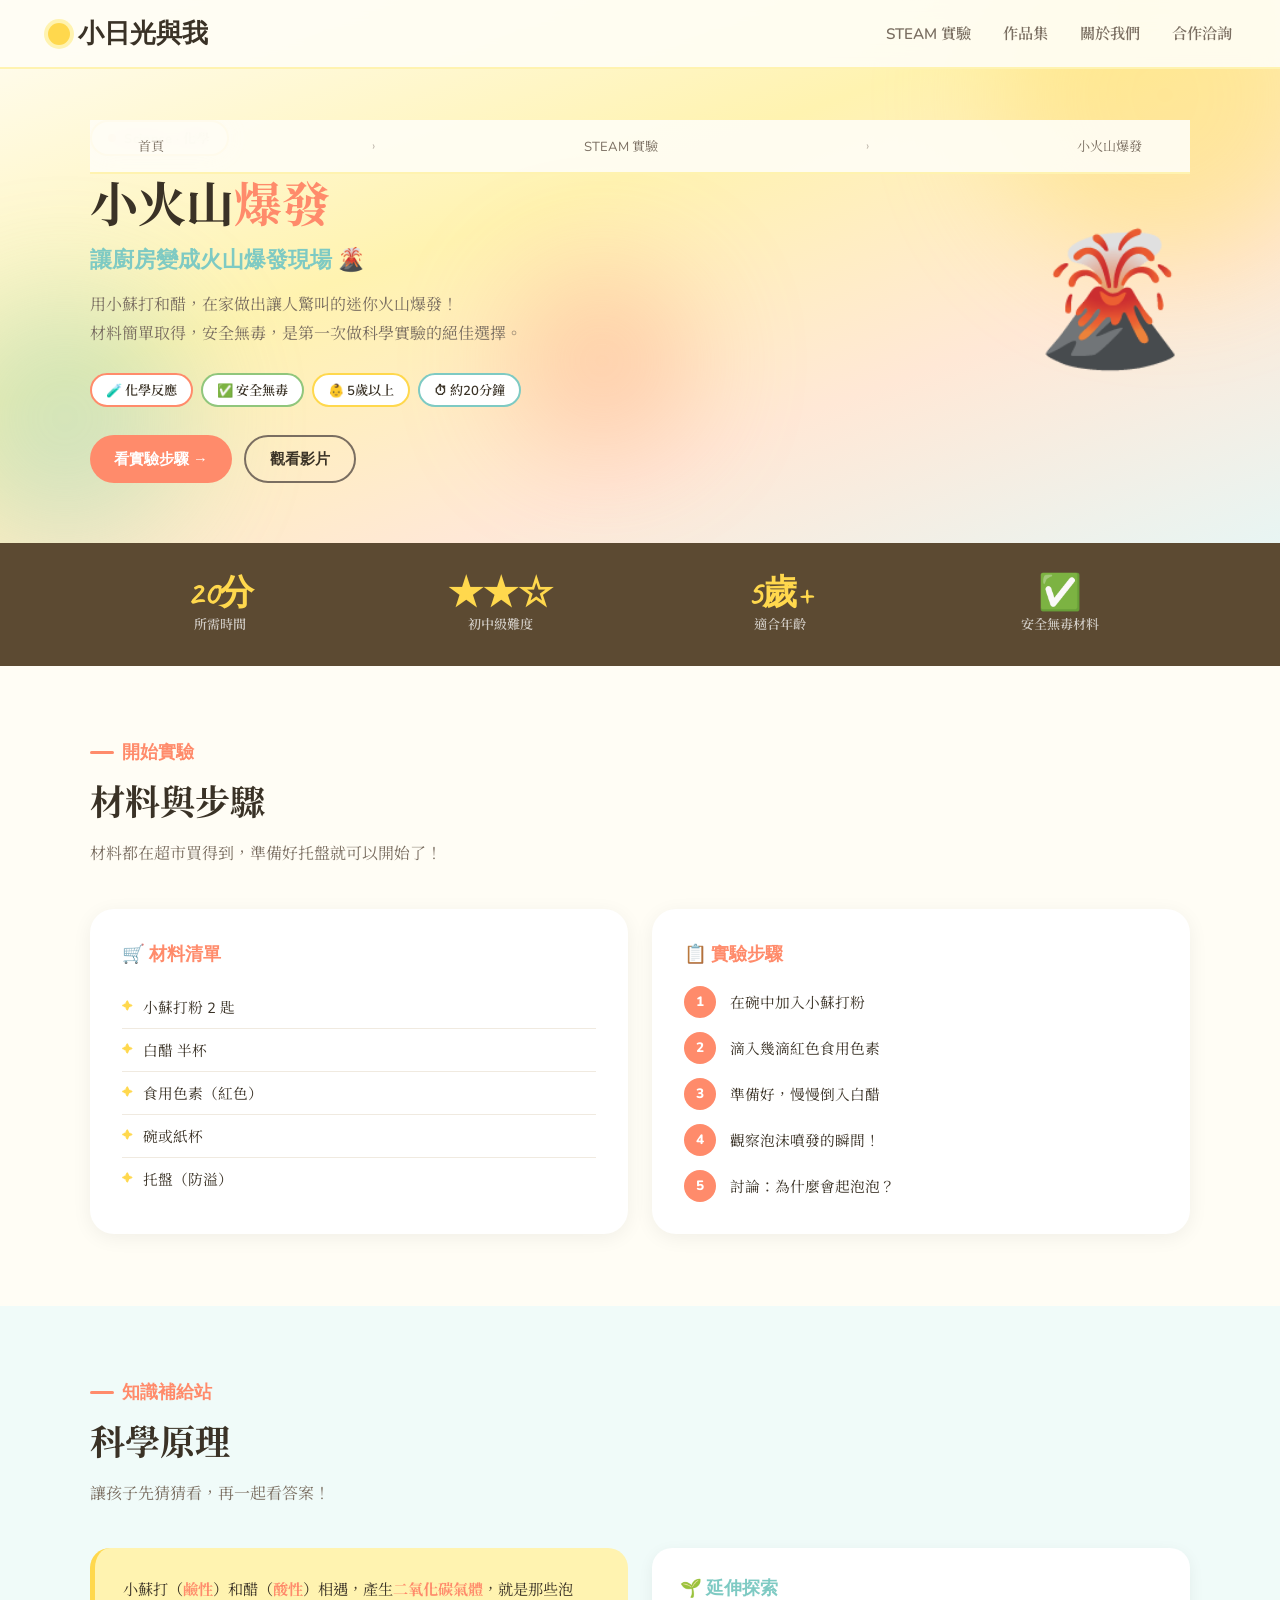
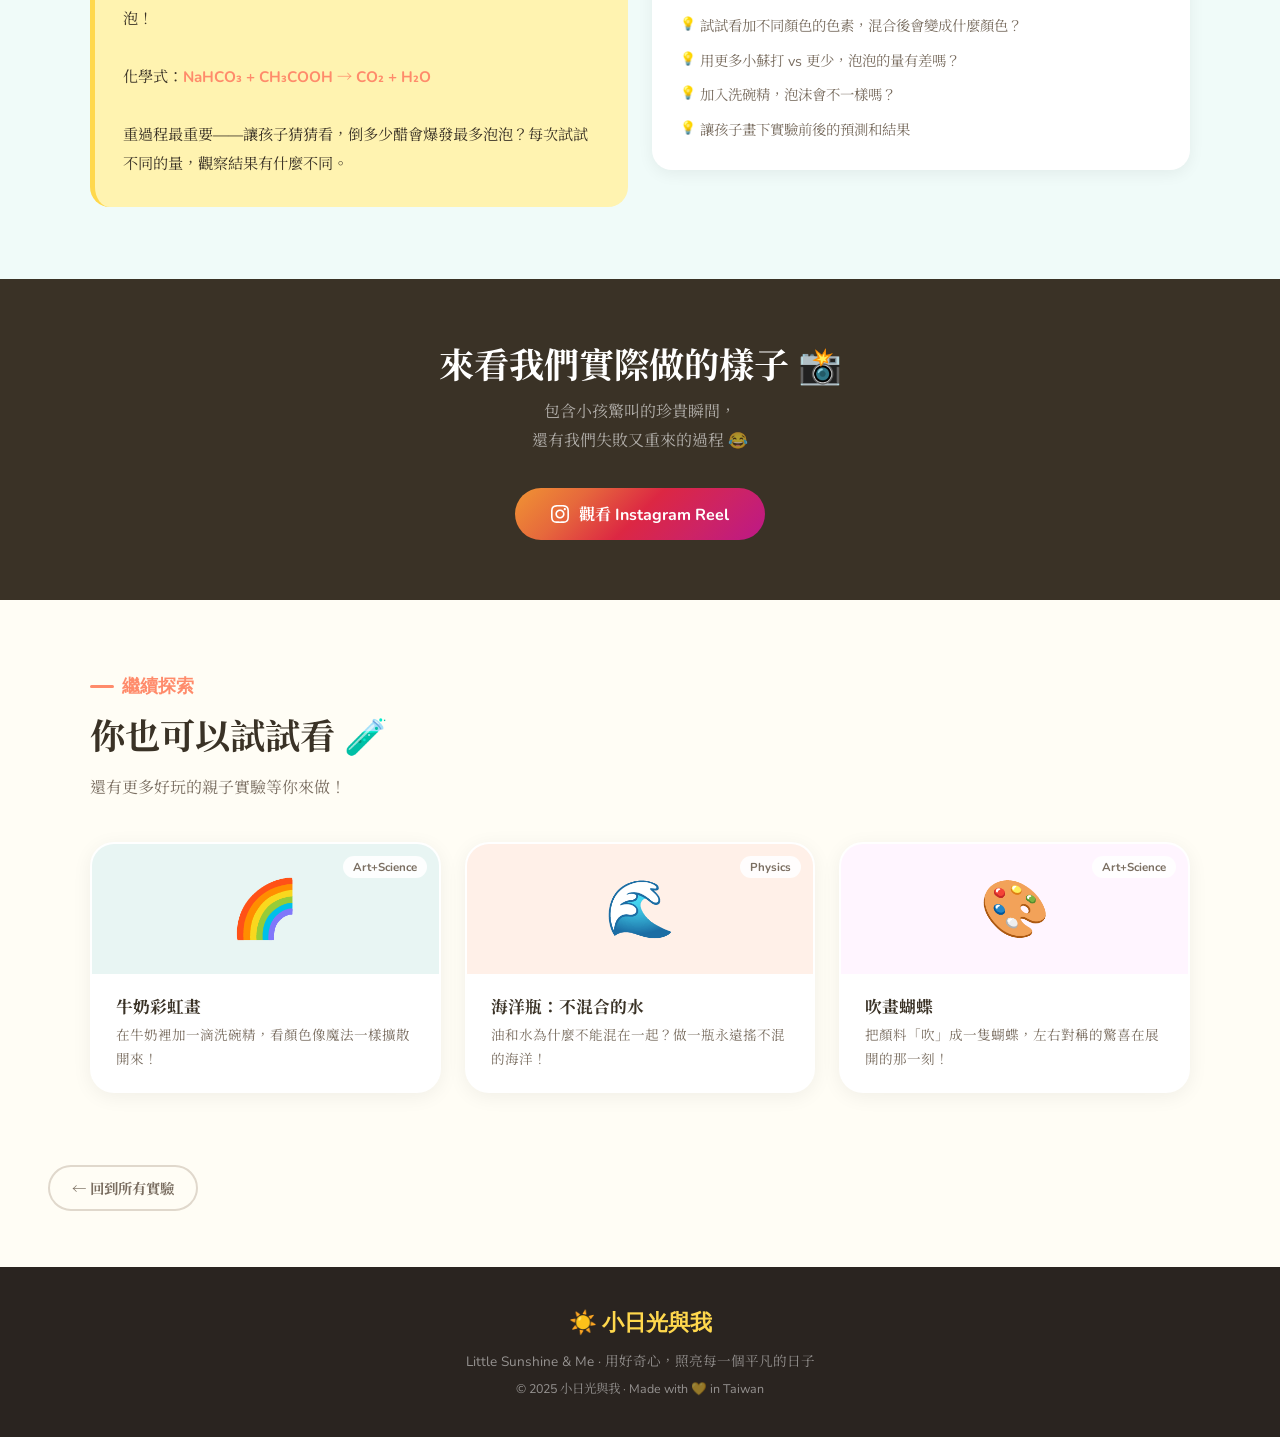
<file: experiment-demo.html>
<!DOCTYPE html>
<html lang="zh-TW">
<head>
<meta charset="UTF-8">
<meta name="viewport" content="width=device-width, initial-scale=1.0">
<title>小火山爆發實驗 ｜ 親子STEAM ｜ 小日光與我</title>
<meta name="description" content="用小蘇打和醋，在家做出讓人驚叫的迷你火山爆發！5歲以上適合，約20分鐘，安全無毒。附詳細步驟與科學原理。">
<meta name="keywords" content="小火山實驗, 小蘇打醋實驗, 親子科學實驗, STEAM, 居家實驗, 5歲科學, 化學實驗兒童">
<meta name="author" content="小日光與我 Little Sunshine & Me">
<meta name="robots" content="index, follow">
<link rel="canonical" href="https://meill.github.io/littlesunandme_website/experiments/xiao-huoshan.html">
<meta property="og:site_name" content="小日光與我 Little Sunshine & Me">
<meta property="og:title" content="小火山爆發實驗 ｜ 親子STEAM ｜ 小日光與我">
<meta property="og:description" content="用小蘇打和醋，在家做出讓人驚叫的迷你火山爆發！5歲以上適合，安全無毒。">
<meta property="og:image" content="https://meill.github.io/littlesunandme_website/cover.jpg">
<meta property="og:type" content="article">
<meta property="og:url" content="https://meill.github.io/littlesunandme_website/experiments/xiao-huoshan.html">
<meta property="og:locale" content="zh_TW">
<meta name="twitter:card" content="summary_large_image">
<meta name="twitter:title" content="小火山爆發實驗 ｜ 小日光與我">
<meta name="twitter:description" content="用小蘇打和醋，在家做出讓人驚叫的迷你火山爆發！">
<meta name="twitter:image" content="https://meill.github.io/littlesunandme_website/cover.jpg">
<script type="application/ld+json">
{
  "@context": "https://schema.org",
  "@type": "HowTo",
  "name": "小火山爆發實驗",
  "description": "用小蘇打和醋，在家做出讓人驚叫的迷你火山爆發！安全無毒，5歲以上適合。",
  "totalTime": "PT20M",
  "supply": [
    {"@type": "HowToSupply", "name": "小蘇打粉 2匙"},
    {"@type": "HowToSupply", "name": "白醋 半杯"},
    {"@type": "HowToSupply", "name": "食用色素（紅色）"},
    {"@type": "HowToSupply", "name": "碗或紙杯"},
    {"@type": "HowToSupply", "name": "托盤（防溢）"}
  ],
  "step": [
    {"@type": "HowToStep", "text": "在碗中加入小蘇打粉"},
    {"@type": "HowToStep", "text": "滴入幾滴紅色食用色素"},
    {"@type": "HowToStep", "text": "準備好，慢慢倒入白醋"},
    {"@type": "HowToStep", "text": "觀察泡沫噴發的瞬間！"},
    {"@type": "HowToStep", "text": "討論：為什麼會起泡泡？"}
  ],
  "author": {"@type": "Person", "name": "小日光與我", "url": "https://meill.github.io/littlesunandme_website/"}
}
</script>
<link rel="preconnect" href="https://fonts.googleapis.com">
<link rel="preconnect" href="https://fonts.gstatic.com" crossorigin>
<link href="https://fonts.googleapis.com/css2?family=Noto+Serif+TC:wght@400;600;700&family=Nunito:wght@400;600;700;800&family=Caveat:wght@500;700&display=swap" rel="stylesheet">
<style>
:root {
  --sun: #FFD84D; --sun-light: #FFF3B0; --coral: #FF8B6B;
  --mint: #7ECAC3; --sky: #A8D8EA; --lavender: #C3B1E1;
  --leaf: #90C67C; --cream: #FFFDF5; --text: #3A3226;
  --text-light: #7A6E61; --white: #FFFFFF;
}
* { margin: 0; padding: 0; box-sizing: border-box; }
html { scroll-behavior: smooth; }
body { font-family: 'Nunito', 'Noto Serif TC', sans-serif; background: var(--cream); color: var(--text); overflow-x: hidden; }

/* ── NAV ── */
nav {
  position: fixed; top: 0; left: 0; right: 0; z-index: 100;
  display: flex; align-items: center; justify-content: space-between;
  padding: 16px 48px;
  background: rgba(255,253,245,0.92);
  backdrop-filter: blur(12px); -webkit-backdrop-filter: blur(12px);
  border-bottom: 2px solid var(--sun-light);
}
.nav-logo {
  font-family: 'Caveat', cursive; font-size: 1.6rem; font-weight: 700;
  color: var(--text); text-decoration: none; display: flex; align-items: center; gap: 8px;
}
.sun-dot {
  width: 22px; height: 22px; border-radius: 50%; background: var(--sun);
  box-shadow: 0 0 0 4px var(--sun-light); flex-shrink: 0;
  animation: pulse-sun 3s ease-in-out infinite;
}
@keyframes pulse-sun {
  0%,100%{ box-shadow: 0 0 0 4px var(--sun-light); }
  50%{ box-shadow: 0 0 0 8px rgba(255,216,77,0.2); }
}
.nav-links { display: flex; gap: 32px; list-style: none; }
.nav-links a {
  text-decoration: none; color: var(--text-light); font-weight: 600; font-size: 0.95rem;
  position: relative; padding-bottom: 2px; transition: color 0.2s;
}
.nav-links a::after {
  content: ''; position: absolute; bottom: 0; left: 0;
  width: 0; height: 2px; background: var(--coral); transition: width 0.3s;
}
.nav-links a:hover { color: var(--coral); }
.nav-links a:hover::after { width: 100%; }
.nav-toggle {
  display: none; flex-direction: column; justify-content: center;
  gap: 5px; background: none; border: none; cursor: pointer; padding: 4px;
}
.nav-toggle span { display: block; width: 24px; height: 2px; background: var(--text); border-radius: 2px; transition: all 0.3s; }
.nav-toggle.open span:nth-child(1) { transform: translateY(7px) rotate(45deg); }
.nav-toggle.open span:nth-child(2) { opacity: 0; }
.nav-toggle.open span:nth-child(3) { transform: translateY(-7px) rotate(-45deg); }

/* ── HERO ── */
.hero {
  min-height: 60vh; display: flex; align-items: center; justify-content: center;
  padding: 120px 48px 60px; position: relative; overflow: hidden;
  background: linear-gradient(160deg, #FFFDF5 0%, #FFF3B0 40%, #FFE8D6 70%, #E8F5F3 100%);
}
.hero-blobs { position: absolute; inset: 0; pointer-events: none; overflow: hidden; }
.blob { position: absolute; border-radius: 50%; opacity: 0.35; filter: blur(60px); animation: float-blob 8s ease-in-out infinite; }
.blob-1 { width: 350px; height: 350px; background: var(--sun); top: -80px; right: -60px; }
.blob-2 { width: 250px; height: 250px; background: var(--mint); bottom: 0px; left: -60px; animation-delay: 3s; }
.blob-3 { width: 180px; height: 180px; background: var(--coral); top: 50%; left: 40%; animation-delay: 5s; }
@keyframes float-blob { 0%,100%{ transform: translate(0,0) scale(1); } 50%{ transform: translate(20px,-30px) scale(1.05); } }

.hero-inner {
  max-width: 1100px; width: 100%;
  display: grid; grid-template-columns: 1fr auto; gap: 48px;
  align-items: center; position: relative; z-index: 1;
  animation: fade-up 0.8s ease both;
}
@keyframes fade-up { from { opacity: 0; transform: translateY(30px); } to { opacity: 1; transform: translateY(0); } }

.breadcrumb {
  font-size: 0.82rem; color: var(--text-light); margin-bottom: 20px;
  display: flex; align-items: center; gap: 6px; flex-wrap: wrap;
}
.breadcrumb a { color: var(--text-light); text-decoration: none; transition: color 0.2s; }
.breadcrumb a:hover { color: var(--coral); }
.breadcrumb span { color: #C0B8AE; }

.hero-badge {
  display: inline-flex; align-items: center; gap: 8px;
  background: var(--white); border: 2px solid var(--sun);
  border-radius: 100px; padding: 6px 16px;
  font-size: 0.8rem; font-weight: 700; color: var(--text-light);
  margin-bottom: 16px; letter-spacing: 0.05em;
}
.hero-badge .dot { width: 8px; height: 8px; border-radius: 50%; background: var(--coral); }

.hero-title {
  font-family: 'Noto Serif TC', serif;
  font-size: clamp(2rem, 4vw, 3rem); font-weight: 700; line-height: 1.25;
  color: var(--text); margin-bottom: 12px;
}
.hero-title .accent { color: var(--coral); }
.hero-subtitle { font-family: 'Caveat', cursive; font-size: 1.4rem; color: var(--mint); font-weight: 700; margin-bottom: 16px; }
.hero-desc { font-size: 1rem; color: var(--text-light); line-height: 1.8; margin-bottom: 24px; }

.hero-tags { display: flex; flex-wrap: wrap; gap: 8px; margin-bottom: 28px; }
.tag {
  background: var(--white); border-radius: 100px; padding: 5px 14px;
  font-size: 0.82rem; font-weight: 600; color: var(--text);
  border: 2px solid transparent; transition: all 0.2s;
}
.tag:hover { transform: translateY(-2px); }
.tag-chem { border-color: var(--coral); }
.tag-safe { border-color: var(--leaf); }
.tag-age  { border-color: var(--sun); }
.tag-time { border-color: var(--mint); }

.hero-cta { display: flex; gap: 12px; flex-wrap: wrap; }
.btn {
  display: inline-flex; align-items: center; gap: 8px;
  padding: 12px 24px; border-radius: 100px;
  font-size: 0.92rem; font-weight: 700; text-decoration: none;
  transition: all 0.25s; cursor: pointer; border: none; font-family: 'Nunito', sans-serif;
}
.btn-primary { background: var(--coral); color: var(--white); }
.btn-primary:hover { background: #e8704f; transform: translateY(-2px); box-shadow: 0 8px 24px rgba(255,139,107,0.4); }
.btn-outline { background: transparent; color: var(--text); border: 2px solid var(--text-light); }
.btn-outline:hover { border-color: var(--coral); color: var(--coral); transform: translateY(-2px); }

.hero-emoji-wrap { font-size: 8rem; line-height: 1; animation: float-card 5s ease-in-out infinite; }
@keyframes float-card { 0%,100%{ transform: translateY(0); } 50%{ transform: translateY(-12px); } }

/* ── STATS STRIP ── */
.stats-strip { background: #5C4A32; color: var(--white); padding: 32px 48px; }
.stats-inner {
  max-width: 1100px; margin: 0 auto;
  display: grid; grid-template-columns: repeat(4, 1fr); gap: 20px; text-align: center;
}
.stat-num { font-family: 'Caveat', cursive; font-size: 2.2rem; font-weight: 700; color: var(--sun); line-height: 1; }
.stat-label { font-size: 0.82rem; color: rgba(255,255,255,0.7); margin-top: 4px; font-weight: 600; }

/* ── SECTION COMMON ── */
section { padding: 72px 48px; }
.max-w { max-width: 1100px; margin: 0 auto; }
.section-label {
  display: inline-flex; align-items: center; gap: 8px;
  font-family: 'Caveat', cursive; font-size: 1.1rem; font-weight: 700;
  color: var(--coral); margin-bottom: 12px;
}
.section-label::before { content: ''; display: block; width: 24px; height: 3px; background: var(--coral); border-radius: 2px; }
h2 { font-family: 'Noto Serif TC', serif; font-size: clamp(1.6rem, 3vw, 2.2rem); font-weight: 700; line-height: 1.35; margin-bottom: 16px; }
.section-desc { color: var(--text-light); font-size: 1rem; line-height: 1.8; max-width: 560px; margin-bottom: 40px; }

/* ── MATERIALS + STEPS ── */
.two-col { display: grid; grid-template-columns: 1fr 1fr; gap: 24px; }
.content-card {
  background: var(--white); border-radius: 24px; padding: 32px;
  box-shadow: 0 4px 20px rgba(0,0,0,0.06);
}
.card-label {
  display: flex; align-items: center; gap: 8px;
  font-family: 'Caveat', cursive; font-size: 1.15rem; font-weight: 700;
  color: var(--coral); margin-bottom: 20px;
}
.materials-list { list-style: none; }
.materials-list li {
  padding: 10px 0; border-bottom: 1px solid #F0EAE0;
  font-size: 0.92rem; color: var(--text); display: flex; align-items: center; gap: 10px;
}
.materials-list li:last-child { border-bottom: none; }
.materials-list li::before { content: '✦'; color: var(--sun); font-size: 0.7rem; flex-shrink: 0; }

.steps-list { list-style: none; display: flex; flex-direction: column; gap: 14px; }
.step-item { display: flex; gap: 14px; align-items: flex-start; }
.step-num {
  width: 32px; height: 32px; border-radius: 50%;
  background: var(--coral); color: var(--white);
  font-weight: 800; font-size: 0.85rem;
  display: flex; align-items: center; justify-content: center; flex-shrink: 0;
}
.step-text { font-size: 0.92rem; color: var(--text); line-height: 1.7; padding-top: 5px; }

/* ── SCIENCE ── */
.science-section { background: #F0FBF9; }
.science-inner { display: grid; grid-template-columns: 1fr 1fr; gap: 24px; align-items: start; }
.science-note {
  background: var(--sun-light); border-radius: 20px; padding: 28px;
  border-left: 5px solid var(--sun);
  font-size: 0.95rem; color: var(--text); line-height: 1.9;
}
.science-note strong { color: var(--coral); }
.science-tip {
  background: var(--white); border-radius: 20px; padding: 28px;
  box-shadow: 0 4px 16px rgba(0,0,0,0.06);
}
.science-tip h4 {
  font-family: 'Caveat', cursive; font-size: 1.1rem; font-weight: 700;
  color: var(--mint); margin-bottom: 14px;
}
.tip-list { list-style: none; display: flex; flex-direction: column; gap: 10px; }
.tip-list li { font-size: 0.9rem; color: var(--text-light); line-height: 1.7; padding-left: 20px; position: relative; }
.tip-list li::before { content: '💡'; position: absolute; left: 0; font-size: 0.8rem; }

/* ── VIDEO ── */
.video-section { background: var(--text); padding: 60px 48px; text-align: center; }
.video-section h2 { color: var(--white); margin-bottom: 12px; }
.video-section p { color: rgba(255,255,255,0.6); margin-bottom: 32px; font-size: 1rem; line-height: 1.8; }
.ig-btn {
  display: inline-flex; align-items: center; gap: 10px;
  background: linear-gradient(135deg, #f09433, #e6683c, #dc2743, #cc2366, #bc1888);
  color: var(--white); border-radius: 100px; padding: 14px 36px;
  font-size: 1rem; font-weight: 700; text-decoration: none; transition: all 0.25s;
}
.ig-btn:hover { transform: translateY(-2px); box-shadow: 0 12px 32px rgba(220,39,67,0.4); }

/* ── RELATED ── */
.related-section { background: var(--cream); }
.related-grid { display: grid; grid-template-columns: repeat(auto-fill, minmax(280px, 1fr)); gap: 24px; }
.exp-card {
  background: var(--white); border-radius: 24px; overflow: hidden;
  box-shadow: 0 4px 20px rgba(0,0,0,0.06); transition: all 0.35s;
  border: 2px solid transparent; text-decoration: none; color: var(--text); display: block;
}
.exp-card:hover { transform: translateY(-6px); box-shadow: 0 16px 40px rgba(0,0,0,0.12); border-color: var(--mint); }
.exp-header {
  height: 130px; display: flex; align-items: center; justify-content: center;
  font-size: 3.5rem; position: relative;
}
.exp-badge-chip {
  position: absolute; top: 12px; right: 12px;
  background: rgba(255,255,255,0.9); border-radius: 100px;
  padding: 3px 10px; font-size: 0.72rem; font-weight: 700; color: var(--text-light);
}
.exp-body { padding: 20px 24px; }
.exp-title-card { font-family: 'Noto Serif TC', serif; font-size: 1.05rem; font-weight: 700; margin-bottom: 6px; }
.exp-desc-card { font-size: 0.85rem; color: var(--text-light); line-height: 1.7; }

/* ── BACK ── */
.back-strip { background: var(--cream); padding: 0 48px 56px; }
.back-btn {
  display: inline-flex; align-items: center; gap: 8px;
  color: var(--text-light); text-decoration: none; font-weight: 700; font-size: 0.9rem;
  border: 2px solid #E0D8CC; border-radius: 100px; padding: 10px 22px;
  transition: all 0.2s;
}
.back-btn:hover { color: var(--coral); border-color: var(--coral); }

/* ── FOOTER ── */
footer { background: #2A2420; color: rgba(255,255,255,0.5); text-align: center; padding: 40px 48px; }
.footer-logo { font-family: 'Caveat', cursive; font-size: 1.4rem; font-weight: 700; color: var(--sun); margin-bottom: 12px; }
footer p { font-size: 0.85rem; }

/* ── REVEAL ── */
.reveal { opacity: 0; transform: translateY(24px); transition: opacity 0.7s, transform 0.7s; }
.reveal.visible { opacity: 1; transform: none; }

/* ── RESPONSIVE ── */
@media (max-width: 768px) {
  nav { padding: 16px 20px; }
  .nav-toggle { display: flex; }
  .nav-links {
    display: none; position: fixed; top: 64px; left: 0; right: 0;
    flex-direction: column; gap: 0; background: rgba(255,253,245,0.98);
    border-bottom: 2px solid var(--sun-light); padding: 12px 0;
  }
  .nav-links.open { display: flex; }
  .nav-links li { width: 100%; }
  .nav-links a { display: block; padding: 14px 24px; font-size: 1rem; }
  section, .back-strip { padding-left: 20px; padding-right: 20px; }
  .hero { padding: 100px 20px 50px; }
  .hero-inner { grid-template-columns: 1fr; gap: 16px; }
  .hero-emoji-wrap { display: none; }
  .stats-strip { padding: 28px 20px; }
  .stats-inner { grid-template-columns: repeat(2, 1fr); gap: 16px; }
  .two-col { grid-template-columns: 1fr; }
  .science-inner { grid-template-columns: 1fr; }
  .video-section { padding: 48px 20px; }
  .related-grid { grid-template-columns: 1fr; }
}
</style>
</head>
<body>

<!-- NAV -->
<nav>
  <a href="../index.html" class="nav-logo"><span class="sun-dot"></span>小日光與我</a>
  <button class="nav-toggle" aria-label="開啟選單" aria-expanded="false">
    <span></span><span></span><span></span>
  </button>
  <ul class="nav-links">
    <li><a href="../index.html#experiments">STEAM 實驗</a></li>
    <li><a href="../index.html#portfolio">作品集</a></li>
    <li><a href="../index.html#about">關於我們</a></li>
    <li><a href="../collab.html">合作洽詢</a></li>
  </ul>
</nav>

<!-- HERO -->
<section class="hero">
  <div class="hero-blobs">
    <div class="blob blob-1"></div>
    <div class="blob blob-2"></div>
    <div class="blob blob-3"></div>
  </div>
  <div class="hero-inner">
    <div class="hero-text">
      <nav class="breadcrumb" aria-label="breadcrumb">
        <a href="../index.html">首頁</a><span>›</span>
        <a href="../index.html#experiments">STEAM 實驗</a><span>›</span>
        小火山爆發
      </nav>
      <div class="hero-badge"><span class="dot"></span> Science · 化學</div>
      <h1 class="hero-title">小火山<span class="accent">爆發</span></h1>
      <p class="hero-subtitle">讓廚房變成火山爆發現場 🌋</p>
      <p class="hero-desc">用小蘇打和醋，在家做出讓人驚叫的迷你火山爆發！<br>材料簡單取得，安全無毒，是第一次做科學實驗的絕佳選擇。</p>
      <div class="hero-tags">
        <span class="tag tag-chem">🧪 化學反應</span>
        <span class="tag tag-safe">✅ 安全無毒</span>
        <span class="tag tag-age">👶 5歲以上</span>
        <span class="tag tag-time">⏱ 約20分鐘</span>
      </div>
      <div class="hero-cta">
        <a href="#steps" class="btn btn-primary">看實驗步驟 →</a>
        <a href="#video" class="btn btn-outline">觀看影片</a>
      </div>
    </div>
    <div class="hero-emoji-wrap">🌋</div>
  </div>
</section>

<!-- STATS STRIP -->
<div class="stats-strip">
  <div class="stats-inner">
    <div class="stat-item"><div class="stat-num">20分</div><div class="stat-label">所需時間</div></div>
    <div class="stat-item"><div class="stat-num">★★☆</div><div class="stat-label">初中級難度</div></div>
    <div class="stat-item"><div class="stat-num">5歲+</div><div class="stat-label">適合年齡</div></div>
    <div class="stat-item"><div class="stat-num">✅</div><div class="stat-label">安全無毒材料</div></div>
  </div>
</div>

<!-- 材料 + 步驟 -->
<section id="steps" style="background: var(--cream);">
  <div class="max-w">
    <div class="section-label reveal">開始實驗</div>
    <h2 class="reveal">材料與步驟</h2>
    <p class="section-desc reveal">材料都在超市買得到，準備好托盤就可以開始了！</p>
    <div class="two-col">
      <div class="content-card reveal">
        <div class="card-label">🛒 材料清單</div>
        <ul class="materials-list">
          <li>小蘇打粉 2 匙</li>
          <li>白醋 半杯</li>
          <li>食用色素（紅色）</li>
          <li>碗或紙杯</li>
          <li>托盤（防溢）</li>
        </ul>
      </div>
      <div class="content-card reveal">
        <div class="card-label">📋 實驗步驟</div>
        <ol class="steps-list">
          <li class="step-item"><span class="step-num">1</span><span class="step-text">在碗中加入小蘇打粉</span></li>
          <li class="step-item"><span class="step-num">2</span><span class="step-text">滴入幾滴紅色食用色素</span></li>
          <li class="step-item"><span class="step-num">3</span><span class="step-text">準備好，慢慢倒入白醋</span></li>
          <li class="step-item"><span class="step-num">4</span><span class="step-text">觀察泡沫噴發的瞬間！</span></li>
          <li class="step-item"><span class="step-num">5</span><span class="step-text">討論：為什麼會起泡泡？</span></li>
        </ol>
      </div>
    </div>
  </div>
</section>

<!-- 科學原理 -->
<section class="science-section">
  <div class="max-w">
    <div class="section-label reveal">知識補給站</div>
    <h2 class="reveal">科學原理</h2>
    <p class="section-desc reveal">讓孩子先猜猜看，再一起看答案！</p>
    <div class="science-inner">
      <div class="science-note reveal">
        小蘇打（<strong>鹼性</strong>）和醋（<strong>酸性</strong>）相遇，產生<strong>二氧化碳氣體</strong>，就是那些泡泡！<br><br>
        化學式：<strong>NaHCO₃ + CH₃COOH → CO₂ + H₂O</strong><br><br>
        重過程最重要——讓孩子猜猜看，倒多少醋會爆發最多泡泡？每次試試不同的量，觀察結果有什麼不同。
      </div>
      <div class="science-tip reveal">
        <h4>🌱 延伸探索</h4>
        <ul class="tip-list">
          <li>試試看加不同顏色的色素，混合後會變成什麼顏色？</li>
          <li>用更多小蘇打 vs 更少，泡泡的量有差嗎？</li>
          <li>加入洗碗精，泡沫會不一樣嗎？</li>
          <li>讓孩子畫下實驗前後的預測和結果</li>
        </ul>
      </div>
    </div>
  </div>
</section>

<!-- 影片 -->
<section class="video-section" id="video">
  <div class="max-w">
    <h2>來看我們實際做的樣子 📸</h2>
    <p>包含小孩驚叫的珍貴瞬間，<br>還有我們失敗又重來的過程 😂</p>
    <a href="https://www.instagram.com/reel/DT2Sw_biZb3/" target="_blank" rel="noopener noreferrer" class="ig-btn">
      <svg width="18" height="18" viewBox="0 0 24 24" fill="currentColor"><path d="M12 2.163c3.204 0 3.584.012 4.85.07 3.252.148 4.771 1.691 4.919 4.919.058 1.265.069 1.645.069 4.849 0 3.205-.012 3.584-.069 4.849-.149 3.225-1.664 4.771-4.919 4.919-1.266.058-1.644.07-4.85.07-3.204 0-3.584-.012-4.849-.07-3.26-.149-4.771-1.699-4.919-4.92-.058-1.265-.07-1.644-.07-4.849 0-3.204.013-3.583.07-4.849.149-3.227 1.664-4.771 4.919-4.919 1.266-.057 1.645-.069 4.849-.069zm0-2.163c-3.259 0-3.667.014-4.947.072-4.358.2-6.78 2.618-6.98 6.98-.059 1.281-.073 1.689-.073 4.948 0 3.259.014 3.668.072 4.948.2 4.358 2.618 6.78 6.98 6.98 1.281.058 1.689.072 4.948.072 3.259 0 3.668-.014 4.948-.072 4.354-.2 6.782-2.618 6.979-6.98.059-1.28.073-1.689.073-4.948 0-3.259-.014-3.667-.072-4.947-.196-4.354-2.617-6.78-6.979-6.98-1.281-.059-1.69-.073-4.949-.073zm0 5.838c-3.403 0-6.162 2.759-6.162 6.162s2.759 6.163 6.162 6.163 6.162-2.759 6.162-6.163c0-3.403-2.759-6.162-6.162-6.162zm0 10.162c-2.209 0-4-1.79-4-4 0-2.209 1.791-4 4-4s4 1.791 4 4c0 2.21-1.791 4-4 4zm6.406-11.845c-.796 0-1.441.645-1.441 1.44s.645 1.44 1.441 1.44c.795 0 1.439-.645 1.439-1.44s-.644-1.44-1.439-1.44z"/></svg>
      觀看 Instagram Reel
    </a>
  </div>
</section>

<!-- 相關實驗 -->
<section class="related-section">
  <div class="max-w">
    <div class="section-label reveal">繼續探索</div>
    <h2 class="reveal">你也可以試試看 🧪</h2>
    <p class="section-desc reveal">還有更多好玩的親子實驗等你來做！</p>
    <div class="related-grid">
      <a href="#" class="exp-card reveal">
        <div class="exp-header" style="background:#E8F5F3">🌈<span class="exp-badge-chip">Art+Science</span></div>
        <div class="exp-body">
          <div class="exp-title-card">牛奶彩虹畫</div>
          <p class="exp-desc-card">在牛奶裡加一滴洗碗精，看顏色像魔法一樣擴散開來！</p>
        </div>
      </a>
      <a href="#" class="exp-card reveal">
        <div class="exp-header" style="background:#FFF0E8">🌊<span class="exp-badge-chip">Physics</span></div>
        <div class="exp-body">
          <div class="exp-title-card">海洋瓶：不混合的水</div>
          <p class="exp-desc-card">油和水為什麼不能混在一起？做一瓶永遠搖不混的海洋！</p>
        </div>
      </a>
      <a href="#" class="exp-card reveal">
        <div class="exp-header" style="background:#FFF5FF">🎨<span class="exp-badge-chip">Art+Science</span></div>
        <div class="exp-body">
          <div class="exp-title-card">吹畫蝴蝶</div>
          <p class="exp-desc-card">把顏料「吹」成一隻蝴蝶，左右對稱的驚喜在展開的那一刻！</p>
        </div>
      </a>
    </div>
  </div>
</section>

<!-- BACK -->
<div class="back-strip">
  <a href="../index.html#experiments" class="back-btn">← 回到所有實驗</a>
</div>

<!-- FOOTER -->
<footer>
  <div class="footer-logo">☀️ 小日光與我</div>
  <p>Little Sunshine & Me · 用好奇心，照亮每一個平凡的日子</p>
  <p style="margin-top:8px; font-size:0.78rem;">© 2025 小日光與我 · Made with 💛 in Taiwan</p>
</footer>

<script>
// Hamburger
const navToggle = document.querySelector('.nav-toggle');
const navLinks  = document.querySelector('.nav-links');
navToggle.addEventListener('click', () => {
  const open = navLinks.classList.toggle('open');
  navToggle.classList.toggle('open', open);
  navToggle.setAttribute('aria-expanded', open);
});
navLinks.querySelectorAll('a').forEach(a => a.addEventListener('click', () => {
  navLinks.classList.remove('open');
  navToggle.classList.remove('open');
  navToggle.setAttribute('aria-expanded', false);
}));

// Scroll reveal
const observer = new IntersectionObserver(entries => {
  entries.forEach(e => { if (e.isIntersecting) e.target.classList.add('visible'); });
}, { threshold: 0.12 });
document.querySelectorAll('.reveal').forEach(el => observer.observe(el));
</script>
</body>
</html>
</file>
<file: experiments/experiment.css>
:root {
  --sun: #FFD84D; --sun-light: #FFF3B0; --coral: #FF8B6B;
  --mint: #7ECAC3; --leaf: #90C67C; --cream: #FFFDF5;
  --text: #3A3226; --text-light: #7A6E61; --white: #FFFFFF;
}
* { margin: 0; padding: 0; box-sizing: border-box; }
html { scroll-behavior: smooth; }
body { font-family: 'Nunito', 'Noto Serif TC', sans-serif; background: var(--cream); color: var(--text); overflow-x: hidden; }

/* NAV */
nav.main-nav {
  position: fixed; top: 0; left: 0; right: 0; z-index: 100;
  display: flex; align-items: center; justify-content: space-between;
  padding: 16px 48px;
  background: rgba(255,253,245,0.92);
  backdrop-filter: blur(12px); -webkit-backdrop-filter: blur(12px);
  border-bottom: 2px solid var(--sun-light);
}
.nav-logo {
  font-family: 'Caveat', cursive; font-size: 1.6rem; font-weight: 700;
  color: var(--text); text-decoration: none; display: flex; align-items: center; gap: 8px;
}
.sun-dot {
  width: 22px; height: 22px; border-radius: 50%; background: var(--sun);
  box-shadow: 0 0 0 4px var(--sun-light); flex-shrink: 0;
  animation: pulse-sun 3s ease-in-out infinite;
}
@keyframes pulse-sun {
  0%,100%{ box-shadow: 0 0 0 4px var(--sun-light); }
  50%{ box-shadow: 0 0 0 8px rgba(255,216,77,0.2); }
}
.nav-links { display: flex; gap: 32px; list-style: none; }
.nav-links a {
  text-decoration: none; color: var(--text-light); font-weight: 600; font-size: 0.95rem;
  position: relative; padding-bottom: 2px; transition: color 0.2s;
}
.nav-links a::after {
  content: ''; position: absolute; bottom: 0; left: 0;
  width: 0; height: 2px; background: var(--coral); transition: width 0.3s;
}
.nav-links a:hover { color: var(--coral); }
.nav-links a:hover::after { width: 100%; }
.nav-toggle {
  display: none; flex-direction: column; justify-content: center;
  gap: 5px; background: none; border: none; cursor: pointer; padding: 4px;
}
.nav-toggle span { display: block; width: 24px; height: 2px; background: var(--text); border-radius: 2px; transition: all 0.3s; }
.nav-toggle.open span:nth-child(1) { transform: translateY(7px) rotate(45deg); }
.nav-toggle.open span:nth-child(2) { opacity: 0; }
.nav-toggle.open span:nth-child(3) { transform: translateY(-7px) rotate(-45deg); }

/* HERO */
.hero {
  min-height: 60vh; display: flex; align-items: center; justify-content: center;
  padding: 120px 48px 60px; position: relative; overflow: hidden;
  background: linear-gradient(160deg, #FFFDF5 0%, #FFF3B0 40%, #FFE8D6 70%, #E8F5F3 100%);
}
.hero-blobs { position: absolute; inset: 0; pointer-events: none; overflow: hidden; }
.blob { position: absolute; border-radius: 50%; opacity: 0.35; filter: blur(60px); animation: float-blob 8s ease-in-out infinite; }
.blob-1 { width: 350px; height: 350px; background: var(--sun); top: -80px; right: -60px; }
.blob-2 { width: 250px; height: 250px; background: var(--mint); bottom: 0; left: -60px; animation-delay: 3s; }
.blob-3 { width: 180px; height: 180px; background: var(--coral); top: 50%; left: 40%; animation-delay: 5s; }
@keyframes float-blob { 0%,100%{ transform: translate(0,0) scale(1); } 50%{ transform: translate(20px,-30px) scale(1.05); } }

.hero-inner {
  max-width: 1100px; width: 100%;
  display: grid; grid-template-columns: 1fr auto; gap: 48px;
  align-items: center; position: relative; z-index: 1;
  animation: fade-up 0.8s ease both;
}
@keyframes fade-up { from { opacity: 0; transform: translateY(30px); } to { opacity: 1; transform: translateY(0); } }

.breadcrumb-nav {
  font-size: 0.82rem; color: var(--text-light); margin-bottom: 20px;
  display: flex; align-items: center; gap: 6px; flex-wrap: wrap;
}
.breadcrumb-nav a { color: var(--text-light); text-decoration: none; transition: color 0.2s; }
.breadcrumb-nav a:hover { color: var(--coral); }
.breadcrumb-nav span { color: #C0B8AE; }

.hero-badge {
  display: inline-flex; align-items: center; gap: 8px;
  background: var(--white); border: 2px solid var(--sun);
  border-radius: 100px; padding: 6px 16px;
  font-size: 0.8rem; font-weight: 700; color: var(--text-light);
  margin-bottom: 16px; letter-spacing: 0.05em;
}
.hero-badge .dot { width: 8px; height: 8px; border-radius: 50%; background: var(--coral); }
.hero-title {
  font-family: 'Noto Serif TC', serif;
  font-size: clamp(2rem, 4vw, 3rem); font-weight: 700; line-height: 1.25;
  color: var(--text); margin-bottom: 12px;
}
.hero-title .accent { color: var(--coral); }
.hero-subtitle { font-family: 'Caveat', cursive; font-size: 1.4rem; color: var(--mint); font-weight: 700; margin-bottom: 16px; }
.hero-desc { font-size: 1rem; color: var(--text-light); line-height: 1.8; margin-bottom: 24px; }
.hero-tags { display: flex; flex-wrap: wrap; gap: 8px; margin-bottom: 28px; }
.tag {
  background: var(--white); border-radius: 100px; padding: 5px 14px;
  font-size: 0.82rem; font-weight: 600; color: var(--text);
  border: 2px solid transparent; transition: all 0.2s;
}
.tag:hover { transform: translateY(-2px); }
.tag-chem { border-color: var(--coral); } .tag-safe { border-color: var(--leaf); }
.tag-age  { border-color: var(--sun); }  .tag-time { border-color: var(--mint); }
.tag-art  { border-color: #C3B1E1; }     .tag-phys { border-color: #A8D8EA; }
.tag-bio  { border-color: var(--leaf); } .tag-adv  { border-color: var(--coral); }

.hero-cta { display: flex; gap: 12px; flex-wrap: wrap; }
.btn {
  display: inline-flex; align-items: center; gap: 8px;
  padding: 12px 24px; border-radius: 100px;
  font-size: 0.92rem; font-weight: 700; text-decoration: none;
  transition: all 0.25s; cursor: pointer; border: none; font-family: 'Nunito', sans-serif;
}
.btn-primary { background: var(--coral); color: var(--white); }
.btn-primary:hover { background: #e8704f; transform: translateY(-2px); box-shadow: 0 8px 24px rgba(255,139,107,0.4); }
.btn-outline { background: transparent; color: var(--text); border: 2px solid var(--text-light); }
.btn-outline:hover { border-color: var(--coral); color: var(--coral); transform: translateY(-2px); }

.hero-emoji-wrap { font-size: 8rem; line-height: 1; animation: float-card 5s ease-in-out infinite; }
@keyframes float-card { 0%,100%{ transform: translateY(0); } 50%{ transform: translateY(-12px); } }

/* STATS STRIP */
.stats-strip { background: #5C4A32; color: var(--white); padding: 32px 48px; }
.stats-inner { max-width: 1100px; margin: 0 auto; display: grid; grid-template-columns: repeat(4, 1fr); gap: 20px; text-align: center; }
.stat-num { font-family: 'Caveat', cursive; font-size: 2.2rem; font-weight: 700; color: var(--sun); line-height: 1; }
.stat-label { font-size: 0.82rem; color: rgba(255,255,255,0.7); margin-top: 4px; font-weight: 600; }

/* SECTIONS */
section { padding: 72px 48px; }
.max-w { max-width: 1100px; margin: 0 auto; }
.section-label {
  display: inline-flex; align-items: center; gap: 8px;
  font-family: 'Caveat', cursive; font-size: 1.1rem; font-weight: 700;
  color: var(--coral); margin-bottom: 12px;
}
.section-label::before { content: ''; display: block; width: 24px; height: 3px; background: var(--coral); border-radius: 2px; }
h2 { font-family: 'Noto Serif TC', serif; font-size: clamp(1.6rem, 3vw, 2.2rem); font-weight: 700; line-height: 1.35; margin-bottom: 16px; }
.section-desc { color: var(--text-light); font-size: 1rem; line-height: 1.8; max-width: 560px; margin-bottom: 40px; }

/* CONTENT CARDS */
.two-col { display: grid; grid-template-columns: 1fr 1fr; gap: 24px; }
.content-card { background: var(--white); border-radius: 24px; padding: 32px; box-shadow: 0 4px 20px rgba(0,0,0,0.06); }
.card-label {
  display: flex; align-items: center; gap: 8px;
  font-family: 'Caveat', cursive; font-size: 1.15rem; font-weight: 700;
  color: var(--coral); margin-bottom: 20px;
}
.materials-list { list-style: none; }
.materials-list li {
  padding: 10px 0; border-bottom: 1px solid #F0EAE0;
  font-size: 0.92rem; color: var(--text); display: flex; align-items: center; gap: 10px;
}
.materials-list li:last-child { border-bottom: none; }
.materials-list li::before { content: '✦'; color: var(--sun); font-size: 0.7rem; flex-shrink: 0; }
.steps-list { list-style: none; display: flex; flex-direction: column; gap: 14px; }
.step-item { display: flex; gap: 14px; align-items: flex-start; }
.step-num {
  width: 32px; height: 32px; border-radius: 50%;
  background: var(--coral); color: var(--white);
  font-weight: 800; font-size: 0.85rem;
  display: flex; align-items: center; justify-content: center; flex-shrink: 0;
}
.step-text { font-size: 0.92rem; color: var(--text); line-height: 1.7; padding-top: 5px; }

/* SCIENCE */
.science-section { background: #F0FBF9; }
.science-inner { display: grid; grid-template-columns: 1fr 1fr; gap: 24px; align-items: start; }
.science-note {
  background: var(--sun-light); border-radius: 20px; padding: 28px;
  border-left: 5px solid var(--sun); font-size: 0.95rem; color: var(--text); line-height: 1.9;
}
.science-note strong { color: var(--coral); }
.science-tip { background: var(--white); border-radius: 20px; padding: 28px; box-shadow: 0 4px 16px rgba(0,0,0,0.06); }
.science-tip h4 { font-family: 'Caveat', cursive; font-size: 1.1rem; font-weight: 700; color: var(--mint); margin-bottom: 14px; }
.tip-list { list-style: none; display: flex; flex-direction: column; gap: 10px; }
.tip-list li { font-size: 0.9rem; color: var(--text-light); line-height: 1.7; padding-left: 22px; position: relative; }
.tip-list li::before { content: '💡'; position: absolute; left: 0; font-size: 0.8rem; }

/* VIDEO */
.video-section { background: var(--text); padding: 60px 48px; text-align: center; }
.video-section h2 { color: var(--white); margin-bottom: 12px; }
.video-section p { color: rgba(255,255,255,0.6); margin-bottom: 32px; font-size: 1rem; line-height: 1.8; }
.ig-btn {
  display: inline-flex; align-items: center; gap: 10px;
  background: linear-gradient(135deg, #f09433, #e6683c, #dc2743, #cc2366, #bc1888);
  color: var(--white); border-radius: 100px; padding: 14px 36px;
  font-size: 1rem; font-weight: 700; text-decoration: none; transition: all 0.25s;
}
.ig-btn:hover { transform: translateY(-2px); box-shadow: 0 12px 32px rgba(220,39,67,0.4); }
.yt-btn {
  display: inline-flex; align-items: center; gap: 10px;
  background: #FF0000; color: var(--white); border-radius: 100px; padding: 14px 36px;
  font-size: 1rem; font-weight: 700; text-decoration: none; transition: all 0.25s;
}
.yt-btn:hover { transform: translateY(-2px); box-shadow: 0 12px 32px rgba(255,0,0,0.4); }

/* RELATED */
.related-section { background: var(--cream); }
.related-grid { display: grid; grid-template-columns: repeat(auto-fill, minmax(280px, 1fr)); gap: 24px; }
.exp-card {
  background: var(--white); border-radius: 24px; overflow: hidden;
  box-shadow: 0 4px 20px rgba(0,0,0,0.06); transition: all 0.35s;
  border: 2px solid transparent; text-decoration: none; color: var(--text); display: block;
}
.exp-card:hover { transform: translateY(-6px); box-shadow: 0 16px 40px rgba(0,0,0,0.12); border-color: var(--mint); }
.exp-header {
  height: 130px; display: flex; align-items: center; justify-content: center;
  font-size: 3.5rem; position: relative;
}
.exp-badge-chip {
  position: absolute; top: 12px; right: 12px;
  background: rgba(255,255,255,0.9); border-radius: 100px;
  padding: 3px 10px; font-size: 0.72rem; font-weight: 700; color: var(--text-light);
}
.exp-body { padding: 20px 24px; }
.exp-title-card { font-family: 'Noto Serif TC', serif; font-size: 1.05rem; font-weight: 700; margin-bottom: 6px; }
.exp-desc-card { font-size: 0.85rem; color: var(--text-light); line-height: 1.7; }

/* BACK */
.back-strip { background: var(--cream); padding: 0 48px 56px; }
.back-btn {
  display: inline-flex; align-items: center; gap: 8px;
  color: var(--text-light); text-decoration: none; font-weight: 700; font-size: 0.9rem;
  border: 2px solid #E0D8CC; border-radius: 100px; padding: 10px 22px; transition: all 0.2s;
}
.back-btn:hover { color: var(--coral); border-color: var(--coral); }

/* FOOTER */
footer { background: #2A2420; color: rgba(255,255,255,0.5); text-align: center; padding: 40px 48px; }
.footer-logo { font-family: 'Caveat', cursive; font-size: 1.4rem; font-weight: 700; color: var(--sun); margin-bottom: 12px; }
footer p { font-size: 0.85rem; }

/* REVEAL */
.reveal { opacity: 0; transform: translateY(24px); transition: opacity 0.7s, transform 0.7s; }
.reveal.visible { opacity: 1; transform: none; }

/* RESPONSIVE */
@media (max-width: 768px) {
  nav.main-nav { padding: 16px 20px; }
  .nav-toggle { display: flex; }
  .nav-links {
    display: none; position: fixed; top: 64px; left: 0; right: 0;
    flex-direction: column; gap: 0; background: rgba(255,253,245,0.98);
    border-bottom: 2px solid var(--sun-light); padding: 12px 0;
  }
  .nav-links.open { display: flex; }
  .nav-links li { width: 100%; }
  .nav-links a { display: block; padding: 14px 24px; font-size: 1rem; }
  section { padding: 56px 20px; }
  .back-strip { padding: 0 20px 48px; }
  .hero { padding: 100px 20px 50px; }
  .hero-inner { grid-template-columns: 1fr; gap: 16px; }
  .hero-emoji-wrap { display: none; }
  .stats-strip { padding: 28px 20px; }
  .stats-inner { grid-template-columns: repeat(2, 1fr); gap: 16px; }
  .two-col { grid-template-columns: 1fr; }
  .science-inner { grid-template-columns: 1fr; }
  .video-section { padding: 48px 20px; }
  .related-grid { grid-template-columns: 1fr; }
}
</file>
